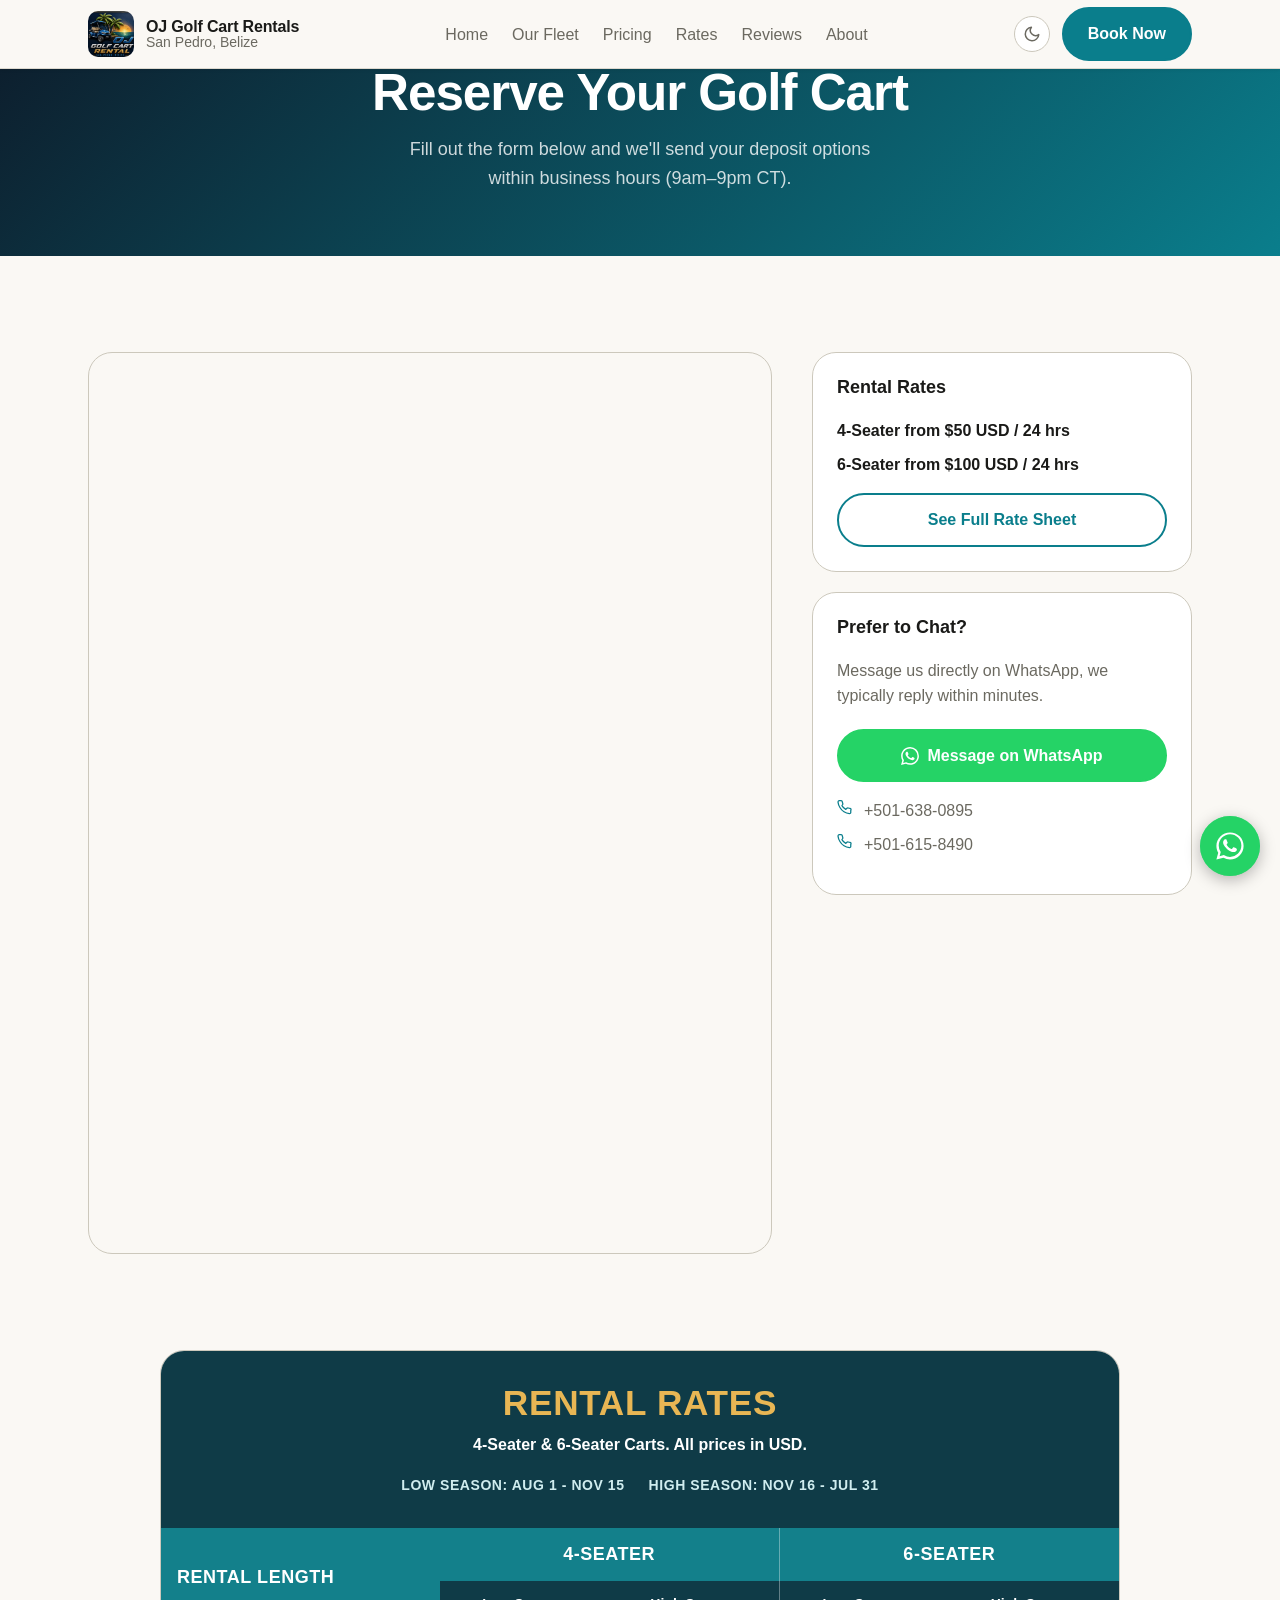
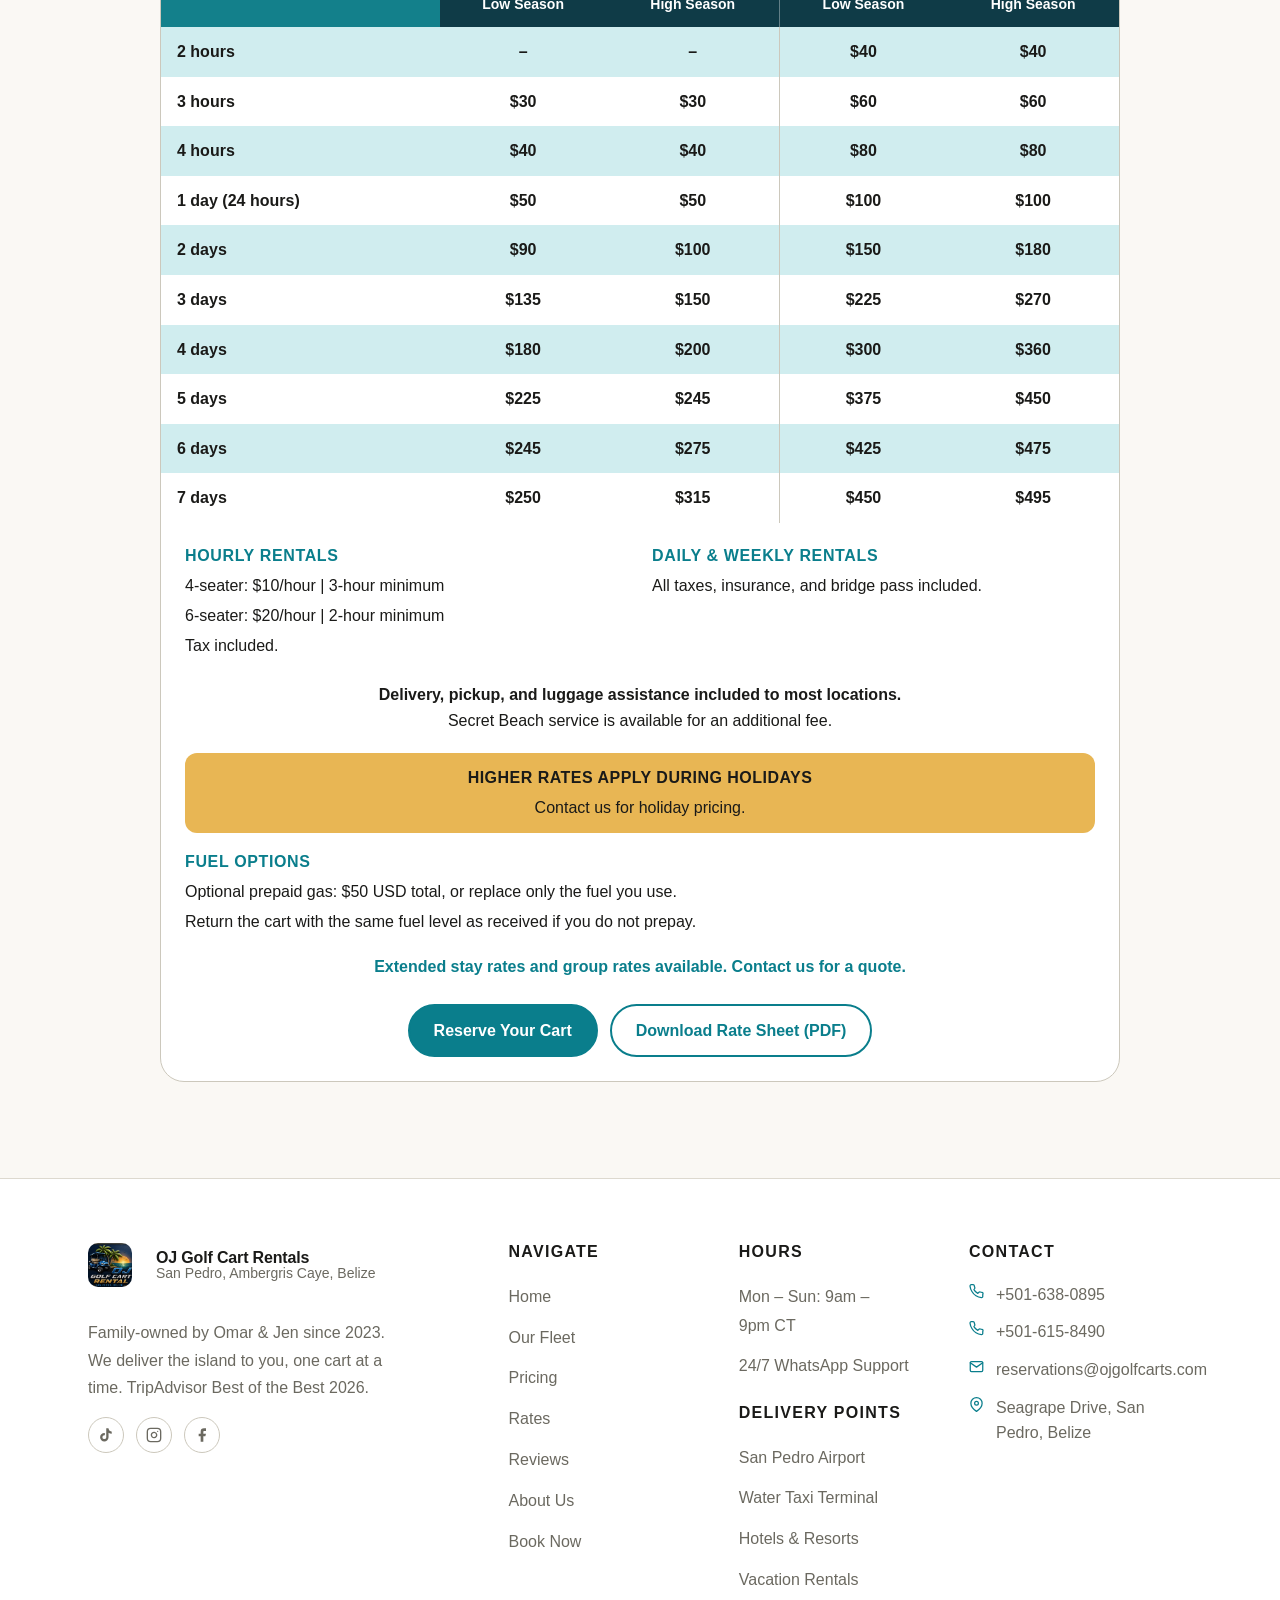
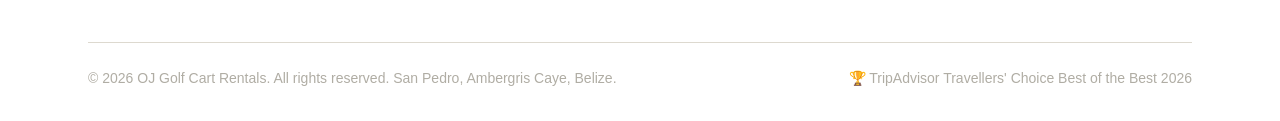
<file: book-online/index.html>
<!DOCTYPE html>
<html lang="en" data-theme="light">
<head>
  <meta charset="UTF-8" />
  <meta name="viewport" content="width=device-width, initial-scale=1.0" />

  <!-- Google Tag Manager -->
  <script>(function(w,d,s,l,i){w[l]=w[l]||[];w[l].push({'gtm.start':
  new Date().getTime(),event:'gtm.js'});var f=d.getElementsByTagName(s)[0],
  j=d.createElement(s),dl=l!='dataLayer'?'&l='+l:'';j.async=true;j.src=
  'https://www.googletagmanager.com/gtm.js?id='+i+dl;f.parentNode.insertBefore(j,f);
  })(window,document,'script','dataLayer','GTM-W9NL2V86');</script>
  <!-- End Google Tag Manager -->

  <!-- SEO Meta Tags -->
  <title>Book a Golf Cart Rental: San Pedro, Belize | OJ Golf Carts</title>
  <meta name="description" content="Book a golf cart rental in San Pedro, Belize. 4-seater from $50/day, 6-seater from $100/day. Taxes, insurance, bridge pass &amp; delivery included. Reserve online today!" />
  <link rel="canonical" href="https://www.ojgolfcarts.com/book" />

  <!-- Open Graph -->
  <meta property="og:title" content="Book a Golf Cart | OJ Golf Cart Rentals San Pedro Belize" />
  <meta property="og:description" content="Reserve your golf cart rental in San Pedro, Belize. 4-seater from $50/day · 6-seater from $100/day. Free delivery included." />
  <meta property="og:type" content="website" />
  <meta property="og:url" content="https://www.ojgolfcarts.com/book" />
  <meta property="og:image" content="https://www.ojgolfcarts.com/images/cart_share_a26.jpg" />
  <meta property="og:image:width" content="1200" />
  <meta property="og:image:height" content="630" />
  <meta property="og:image:alt" content="OJ Golf Cart Rentals: blue 6-passenger lifted golf cart in San Pedro, Belize" />

  <!-- Twitter Card -->
  <meta name="twitter:card" content="summary_large_image" />
  <meta name="twitter:title" content="Book a Golf Cart | OJ Golf Cart Rentals San Pedro Belize" />
  <meta name="twitter:description" content="Reserve your golf cart rental in San Pedro, Belize. 4-seater from $50/day · 6-seater from $100/day. Free delivery included." />
  <meta name="twitter:image" content="https://www.ojgolfcarts.com/images/cart_share_a26.jpg" />

  <!-- Favicon -->
  <link rel="icon" type="image/svg+xml" href="data:image/svg+xml,<svg xmlns='http://www.w3.org/2000/svg' viewBox='0 0 32 32'><rect width='32' height='32' rx='8' fill='%230A7E8C'/><text x='16' y='23' text-anchor='middle' font-family='sans-serif' font-weight='900' font-size='18' fill='white'>OJ</text></svg>" />

  <link rel="stylesheet" href="/css/base.css" />
  <link rel="stylesheet" href="/css/style.css" />
<!-- Google tag (gtag.js) -->
<script async src="https://www.googletagmanager.com/gtag/js?id=AW-16804478473"></script>
<script>
  window.dataLayer = window.dataLayer || [];
  function gtag(){dataLayer.push(arguments);}
  gtag('js', new Date());
  gtag('config', 'AW-16804478473');
</script>
<!-- Conversion now fires on real booking actions (WhatsApp + Book clicks), see conversion-tracking script before </body> -->
  <style id="wa-float-style">
  #wa-float{
    position:fixed;
    right:20px;
    bottom:24px;
    z-index:900;
    width:60px;height:60px;
    background:#25D366;
    border-radius:50%;
    display:flex;align-items:center;justify-content:center;
    box-shadow:0 4px 16px rgba(0,0,0,0.28);
    transition:transform .18s ease, box-shadow .18s ease;
    -webkit-tap-highlight-color:transparent;
  }
  #wa-float:hover{transform:scale(1.08);box-shadow:0 6px 22px rgba(0,0,0,0.34);}
  #wa-float:active{transform:scale(0.96);}
  #wa-float svg{display:block;}
  /* Gentle attention pulse */
  #wa-float::before{
    content:"";position:absolute;inset:0;border-radius:50%;
    background:#25D366;opacity:.55;z-index:-1;
    animation:waPulse 2.6s ease-out infinite;
  }
  @keyframes waPulse{0%{transform:scale(1);opacity:.5;}70%{transform:scale(1.7);opacity:0;}100%{opacity:0;}}
  @media (prefers-reduced-motion: reduce){#wa-float::before{animation:none;}}
  /* Mobile: lift above the sticky "Reserve Your Cart" bottom bar so they never overlap */
  @media (max-width: 768px){
    #wa-float{width:56px;height:56px;right:16px;bottom:88px;z-index:350;}
  }
  </style>
</head>
<body>
<!-- Google Tag Manager (noscript) -->
<noscript><iframe src="https://www.googletagmanager.com/ns.html?id=GTM-W9NL2V86"
height="0" width="0" style="display:none;visibility:hidden"></iframe></noscript>
<!-- End Google Tag Manager (noscript) -->

  <!-- ======= NAVIGATION ======= -->
  <nav class="nav" role="navigation" aria-label="Main navigation">
    <div class="container">
      <div class="nav__inner">

        <!-- Logo -->
        <a href="/index.html" class="nav__logo" aria-label="OJ Golf Cart Rentals - Home">
          <img src="/images/oj_logo.jpg" alt="OJ Golf Cart Rental: San Pedro, Belize" width="46" height="46" style="width:46px;height:46px;object-fit:cover;border-radius:10px;display:block;" />
          <div class="nav__logo-text">
            <span class="nav__logo-name">OJ Golf Cart Rentals</span>
            <span class="nav__logo-sub">San Pedro, Belize</span>
          </div>
        </a>

        <!-- Desktop links -->
        <ul class="nav__links" role="list">
          <li><a href="/index.html">Home</a></li>
          <li><a href="/index.html#fleet">Our Fleet</a></li>
          <li><a href="/index.html#pricing">Pricing</a></li>
          <li><a href="/rates">Rates</a></li>
          <li><a href="/index.html#reviews">Reviews</a></li>
          <li><a href="/about.html">About</a></li>
        </ul>

        <!-- Actions -->
        <div class="nav__actions">
          <button class="nav__toggle-theme" data-theme-toggle aria-label="Toggle dark mode">
          </button>
          <a href="/book.html" class="btn btn--primary" style="display:none;display:flex;">Book Now</a>
          <button class="nav__hamburger" aria-expanded="false" aria-label="Open menu">
            <span></span><span></span><span></span>
          </button>
        </div>
      </div>
    </div>

    <!-- Mobile Drawer -->
    <div class="nav__drawer" role="dialog" aria-label="Mobile navigation">
      <a href="/index.html">Home</a>
      <a href="/index.html#fleet">Our Fleet</a>
      <a href="/index.html#pricing">Pricing</a>
      <a href="/rates">Rates</a>
      <a href="/index.html#reviews">Reviews</a>
      <a href="/about.html">About Us</a>
      <div class="drawer-ctas">
        <a href="/book.html" class="btn btn--primary btn--lg" style="justify-content:center;">Book Now</a>
        <a href="https://wa.me/5016380895" class="btn btn--whatsapp btn--lg" style="justify-content:center;" target="_blank" rel="noopener">
          <svg width="18" height="18" viewBox="0 0 24 24" fill="currentColor"><path d="M17.472 14.382c-.297-.149-1.758-.867-2.03-.967-.273-.099-.471-.148-.67.15-.197.297-.767.966-.94 1.164-.173.199-.347.223-.644.075-.297-.15-1.255-.463-2.39-1.475-.883-.788-1.48-1.761-1.653-2.059-.173-.297-.018-.458.13-.606.134-.133.298-.347.446-.52.149-.174.198-.298.298-.497.099-.198.05-.371-.025-.52-.075-.149-.669-1.612-.916-2.207-.242-.579-.487-.5-.669-.51-.173-.008-.371-.01-.57-.01-.198 0-.52.074-.792.372-.272.297-1.04 1.016-1.04 2.479 0 1.462 1.065 2.875 1.213 3.074.149.198 2.096 3.2 5.077 4.487.709.306 1.262.489 1.694.625.712.227 1.36.195 1.871.118.571-.085 1.758-.719 2.006-1.413.248-.694.248-1.289.173-1.413-.074-.124-.272-.198-.57-.347m-5.421 7.403h-.004a9.87 9.87 0 01-5.031-1.378l-.361-.214-3.741.982.998-3.648-.235-.374a9.86 9.86 0 01-1.51-5.26c.001-5.45 4.436-9.884 9.888-9.884 2.64 0 5.122 1.03 6.988 2.898a9.825 9.825 0 012.893 6.994c-.003 5.45-4.437 9.884-9.885 9.884m8.413-18.297A11.815 11.815 0 0012.05 0C5.495 0 .16 5.335.157 11.892c0 2.096.547 4.142 1.588 5.945L.057 24l6.305-1.654a11.882 11.882 0 005.683 1.448h.005c6.554 0 11.89-5.335 11.893-11.893a11.821 11.821 0 00-3.48-8.413z"/></svg>
          WhatsApp Us
        </a>
      </div>
    </div>
  </nav>

  <!-- ======= BOOKING HERO ======= -->
  <section class="booking-hero" aria-label="Book a golf cart">
    <div class="container">
      <h1 class="booking-hero__title">Reserve Your Golf Cart</h1>
      <p class="booking-hero__sub">Fill out the form below and we'll send your deposit options within business hours (9am–9pm CT).</p>
    </div>
  </section>

  <!-- ======= BOOKING LAYOUT ======= -->
  <section class="section" aria-label="Booking form" id="reservation-form">
    <div class="container">
      <div class="booking-layout">

        <!-- LEFT: Form Card -->
        <div class="form-card" style="padding:0;overflow:hidden;border-radius:var(--radius-2xl);background:transparent;box-shadow:none;">
          <iframe
            src="https://www.wixforms.com/f/7477885875582403641"
            title="OJ Golf Cart Rentals: Reservation Form"
            width="100%"
            height="900"
            frameborder="0"
            scrolling="yes"
            allow="geolocation"
            style="width:100%;min-height:900px;border:none;border-radius:var(--radius-2xl);display:block;"
            loading="lazy"
          ></iframe>
        </div>

        <!-- RIGHT: Booking Sidebar -->
        <aside class="booking-sidebar" aria-label="Booking information">

          <!-- What's Included section removed per request — do not re-add -->

          <!-- Rates link -->
          <div class="sidebar-card">
            <h3 class="sidebar-card__title">Rental Rates</h3>
            <p style="font-size:var(--text-sm);color:var(--color-text);font-weight:600;margin-bottom:var(--space-2);">4-Seater from $50 USD / 24 hrs</p>
            <p style="font-size:var(--text-sm);color:var(--color-text);font-weight:600;margin-bottom:var(--space-4);">6-Seater from $100 USD / 24 hrs</p>
            <a href="#rates" class="btn btn--outline" style="width:100%;justify-content:center;">See Full Rate Sheet</a>
          </div>

          <!-- Prefer to Chat -->
          <div class="sidebar-card">
            <h3 class="sidebar-card__title">Prefer to Chat?</h3>
            <p style="font-size:var(--text-sm);color:var(--color-text-muted);margin-bottom:var(--space-5);">Message us directly on WhatsApp, we typically reply within minutes.</p>
            <a href="https://wa.me/5016380895" class="btn btn--whatsapp" style="width:100%;justify-content:center;margin-bottom:var(--space-4);" target="_blank" rel="noopener">
              <svg width="18" height="18" viewBox="0 0 24 24" fill="currentColor"><path d="M17.472 14.382c-.297-.149-1.758-.867-2.03-.967-.273-.099-.471-.148-.67.15-.197.297-.767.966-.94 1.164-.173.199-.347.223-.644.075-.297-.15-1.255-.463-2.39-1.475-.883-.788-1.48-1.761-1.653-2.059-.173-.297-.018-.458.13-.606.134-.133.298-.347.446-.52.149-.174.198-.298.298-.497.099-.198.05-.371-.025-.52-.075-.149-.669-1.612-.916-2.207-.242-.579-.487-.5-.669-.51-.173-.008-.371-.01-.57-.01-.198 0-.52.074-.792.372-.272.297-1.04 1.016-1.04 2.479 0 1.462 1.065 2.875 1.213 3.074.149.198 2.096 3.2 5.077 4.487.709.306 1.262.489 1.694.625.712.227 1.36.195 1.871.118.571-.085 1.758-.719 2.006-1.413.248-.694.248-1.289.173-1.413-.074-.124-.272-.198-.57-.347m-5.421 7.403h-.004a9.87 9.87 0 01-5.031-1.378l-.361-.214-3.741.982.998-3.648-.235-.374a9.86 9.86 0 01-1.51-5.26c.001-5.45 4.436-9.884 9.888-9.884 2.64 0 5.122 1.03 6.988 2.898a9.825 9.825 0 012.893 6.994c-.003 5.45-4.437 9.884-9.885 9.884m8.413-18.297A11.815 11.815 0 0012.05 0C5.495 0 .16 5.335.157 11.892c0 2.096.547 4.142 1.588 5.945L.057 24l6.305-1.654a11.882 11.882 0 005.683 1.448h.005c6.554 0 11.89-5.335 11.893-11.893a11.821 11.821 0 00-3.48-8.413z"/></svg>
              Message on WhatsApp
            </a>
            <a href="tel:+5016380895" class="footer__contact-item" style="margin-bottom:var(--space-2);">
              <svg width="15" height="15" viewBox="0 0 24 24" fill="none" stroke="currentColor" stroke-width="2" stroke-linecap="round" stroke-linejoin="round"><path d="M22 16.92v3a2 2 0 0 1-2.18 2 19.79 19.79 0 0 1-8.63-3.07A19.5 19.5 0 0 1 4.69 12a19.79 19.79 0 0 1-3.07-8.67A2 2 0 0 1 3.56 1.18h3a2 2 0 0 1 2 1.72c.127.96.361 1.903.7 2.81a2 2 0 0 1-.45 2.11L7.91 8.92a16 16 0 0 0 6.15 6.15l1.81-1.81a2 2 0 0 1 2.11-.45c.907.339 1.85.573 2.81.7a2 2 0 0 1 1.72 2.02z"/></svg>
              +501-638-0895
            </a>
            <a href="tel:+5016158490" class="footer__contact-item">
              <svg width="15" height="15" viewBox="0 0 24 24" fill="none" stroke="currentColor" stroke-width="2" stroke-linecap="round" stroke-linejoin="round"><path d="M22 16.92v3a2 2 0 0 1-2.18 2 19.79 19.79 0 0 1-8.63-3.07A19.5 19.5 0 0 1 4.69 12a19.79 19.79 0 0 1-3.07-8.67A2 2 0 0 1 3.56 1.18h3a2 2 0 0 1 2 1.72c.127.96.361 1.903.7 2.81a2 2 0 0 1-.45 2.11L7.91 8.92a16 16 0 0 0 6.15 6.15l1.81-1.81a2 2 0 0 1 2.11-.45c.907.339 1.85.573 2.81.7a2 2 0 0 1 1.72 2.02z"/></svg>
              +501-615-8490
            </a>
          </div>

        </aside>
      </div>
    </div>
  </section>

  <!-- ======= RENTAL RATES ======= -->
  <section class="section rates-section rates-section--after" id="rates" aria-labelledby="rates-title">
    <div class="container">
      <div class="rates-card">
        <div class="rates-card__head">
          <h2 class="rates-card__title" id="rates-title">Rental Rates</h2>
          <p class="rates-card__sub">4-Seater &amp; 6-Seater Carts. All prices in USD.</p>
          <p class="rates-card__seasons"><span>Low Season: Aug 1 - Nov 15</span><span>High Season: Nov 16 - Jul 31</span></p>
        </div>
        <div class="rates-table-wrap" tabindex="0" role="region" aria-label="Rental rates table, scroll sideways on small screens">
          <table class="rates-table">
            <thead>
              <tr><th scope="col" rowspan="2" class="rates-table__corner">Rental Length</th><th scope="colgroup" colspan="2">4-Seater</th><th scope="colgroup" colspan="2" class="rates-table__group">6-Seater</th></tr>
              <tr class="rates-table__sub"><th scope="col">Low Season</th><th scope="col">High Season</th><th scope="col" class="rates-table__group">Low Season</th><th scope="col">High Season</th></tr>
            </thead>
            <tbody>
              <tr><th scope="row">2 hours</th><td>–</td><td>–</td><td class="rates-table__group">$40</td><td>$40</td></tr>
              <tr><th scope="row">3 hours</th><td>$30</td><td>$30</td><td class="rates-table__group">$60</td><td>$60</td></tr>
              <tr><th scope="row">4 hours</th><td>$40</td><td>$40</td><td class="rates-table__group">$80</td><td>$80</td></tr>
              <tr><th scope="row">1 day (24 hours)</th><td>$50</td><td>$50</td><td class="rates-table__group">$100</td><td>$100</td></tr>
              <tr><th scope="row">2 days</th><td>$90</td><td>$100</td><td class="rates-table__group">$150</td><td>$180</td></tr>
              <tr><th scope="row">3 days</th><td>$135</td><td>$150</td><td class="rates-table__group">$225</td><td>$270</td></tr>
              <tr><th scope="row">4 days</th><td>$180</td><td>$200</td><td class="rates-table__group">$300</td><td>$360</td></tr>
              <tr><th scope="row">5 days</th><td>$225</td><td>$245</td><td class="rates-table__group">$375</td><td>$450</td></tr>
              <tr><th scope="row">6 days</th><td>$245</td><td>$275</td><td class="rates-table__group">$425</td><td>$475</td></tr>
              <tr><th scope="row">7 days</th><td>$250</td><td>$315</td><td class="rates-table__group">$450</td><td>$495</td></tr>
            </tbody>
          </table>
        </div>
        <div class="rates-notes">
          <div>
            <h3 class="rates-notes__title">Hourly Rentals</h3>
            <p>4-seater: $10/hour | 3-hour minimum</p>
            <p>6-seater: $20/hour | 2-hour minimum</p>
            <p>Tax included.</p>
          </div>
          <div>
            <h3 class="rates-notes__title">Daily &amp; Weekly Rentals</h3>
            <p>All taxes, insurance, and bridge pass included.</p>
          </div>
        </div>
        <p class="rates-card__delivery"><strong>Delivery, pickup, and luggage assistance included to most locations.</strong><br />Secret Beach service is available for an additional fee.</p>
        <div class="rates-holiday"><strong>Higher rates apply during holidays</strong><span>Contact us for holiday pricing.</span></div>
        <div class="rates-notes__fuel">
          <h3 class="rates-notes__title">Fuel Options</h3>
          <p>Optional prepaid gas: $50 USD total, or replace only the fuel you use.</p>
          <p>Return the cart with the same fuel level as received if you do not prepay.</p>
        </div>
        <p class="rates-card__extended">Extended stay rates and group rates available. Contact us for a quote.</p>
        <div class="rates-card__actions">
          <a href="#reservation-form" class="btn btn--primary">Reserve Your Cart</a>
          <a href="/docs/oj-golf-cart-rental-rates.pdf" class="btn btn--outline" target="_blank" rel="noopener">Download Rate Sheet (PDF)</a>
        </div>
      </div>
    </div>
  </section>

  <!-- ======= FOOTER ======= -->
  <footer class="footer" role="contentinfo">
    <div class="container">
      <div class="footer__grid">
        <div>
          <a href="/index.html" class="nav__logo" style="margin-bottom:var(--space-4);display:inline-flex;">
            <img src="/images/oj_logo.jpg" alt="OJ Golf Cart Rental logo" width="44" height="44" style="width:44px;height:44px;object-fit:cover;border-radius:10px;display:block;" />
            <div class="nav__logo-text" style="margin-left:var(--space-3)">
              <span class="nav__logo-name">OJ Golf Cart Rentals</span>
              <span class="nav__logo-sub">San Pedro, Ambergris Caye, Belize</span>
            </div>
          </a>
          <p class="footer__brand-desc">Family-owned by Omar &amp; Jen since 2023. We deliver the island to you, one cart at a time. TripAdvisor Best of the Best 2026.</p>
          <div class="footer__socials">
            <a href="https://www.tiktok.com/@ojgolfcartrentals" class="footer__social-link" aria-label="TikTok" target="_blank" rel="noopener">
              <svg width="16" height="16" viewBox="0 0 24 24" fill="currentColor"><path d="M19.59 6.69a4.83 4.83 0 0 1-3.77-4.25V2h-3.45v13.67a2.89 2.89 0 0 1-2.88 2.5 2.89 2.89 0 0 1-2.89-2.89 2.89 2.89 0 0 1 2.89-2.89c.28 0 .54.04.79.1V9.01a6.33 6.33 0 0 0-.79-.05 6.34 6.34 0 0 0-6.34 6.34 6.34 6.34 0 0 0 6.34 6.34 6.34 6.34 0 0 0 6.33-6.34V8.69a8.16 8.16 0 0 0 4.77 1.52V6.75a4.85 4.85 0 0 1-1-.06z"/></svg>
            </a>
            <a href="https://www.instagram.com/ojgolfcartrentals" class="footer__social-link" aria-label="Instagram" target="_blank" rel="noopener">
              <svg width="16" height="16" viewBox="0 0 24 24" fill="none" stroke="currentColor" stroke-width="2" stroke-linecap="round" stroke-linejoin="round"><rect x="2" y="2" width="20" height="20" rx="5" ry="5"/><path d="M16 11.37A4 4 0 1 1 12.63 8 4 4 0 0 1 16 11.37z"/><line x1="17.5" y1="6.5" x2="17.51" y2="6.5"/></svg>
            </a>
            <a href="https://www.facebook.com/people/OJ-Golf-Cart-Rentals/61574974177009/" class="footer__social-link" aria-label="Facebook" target="_blank" rel="noopener">
              <svg width="16" height="16" viewBox="0 0 24 24" fill="currentColor"><path d="M18 2h-3a5 5 0 0 0-5 5v3H7v4h3v8h4v-8h3l1-4h-4V7a1 1 0 0 1 1-1h3z"/></svg>
            </a>
          </div>
        </div>
        <div>
          <h3 class="footer__col-title">Navigate</h3>
          <ul class="footer__links">
            <li><a href="/index.html">Home</a></li>
            <li><a href="/index.html#fleet">Our Fleet</a></li>
            <li><a href="/index.html#pricing">Pricing</a></li>
          <li><a href="/rates">Rates</a></li>
            <li><a href="/index.html#reviews">Reviews</a></li>
            <li><a href="/about.html">About Us</a></li>
            <li><a href="/book.html">Book Now</a></li>
          </ul>
        </div>
        <div>
          <h3 class="footer__col-title">Hours</h3>
          <ul class="footer__links">
            <li><a href="#">Mon – Sun: 9am – 9pm CT</a></li>
            <li><a href="https://wa.me/5016380895" target="_blank" rel="noopener">24/7 WhatsApp Support</a></li>
          </ul>
          <h3 class="footer__col-title" style="margin-top:var(--space-6)">Delivery Points</h3>
          <ul class="footer__links">
            <li><a href="#">San Pedro Airport</a></li>
            <li><a href="#">Water Taxi Terminal</a></li>
            <li><a href="#">Hotels &amp; Resorts</a></li>
            <li><a href="#">Vacation Rentals</a></li>
          </ul>
        </div>
        <div>
          <h3 class="footer__col-title">Contact</h3>
          <a href="tel:+5016380895" class="footer__contact-item">
            <svg width="15" height="15" viewBox="0 0 24 24" fill="none" stroke="currentColor" stroke-width="2" stroke-linecap="round" stroke-linejoin="round"><path d="M22 16.92v3a2 2 0 0 1-2.18 2 19.79 19.79 0 0 1-8.63-3.07A19.5 19.5 0 0 1 4.69 12a19.79 19.79 0 0 1-3.07-8.67A2 2 0 0 1 3.56 1.18h3a2 2 0 0 1 2 1.72c.127.96.361 1.903.7 2.81a2 2 0 0 1-.45 2.11L7.91 8.92a16 16 0 0 0 6.15 6.15l1.81-1.81a2 2 0 0 1 2.11-.45c.907.339 1.85.573 2.81.7a2 2 0 0 1 1.72 2.02z"/></svg>
            +501-638-0895
          </a>
          <a href="tel:+5016158490" class="footer__contact-item">
            <svg width="15" height="15" viewBox="0 0 24 24" fill="none" stroke="currentColor" stroke-width="2" stroke-linecap="round" stroke-linejoin="round"><path d="M22 16.92v3a2 2 0 0 1-2.18 2 19.79 19.79 0 0 1-8.63-3.07A19.5 19.5 0 0 1 4.69 12a19.79 19.79 0 0 1-3.07-8.67A2 2 0 0 1 3.56 1.18h3a2 2 0 0 1 2 1.72c.127.96.361 1.903.7 2.81a2 2 0 0 1-.45 2.11L7.91 8.92a16 16 0 0 0 6.15 6.15l1.81-1.81a2 2 0 0 1 2.11-.45c.907.339 1.85.573 2.81.7a2 2 0 0 1 1.72 2.02z"/></svg>
            +501-615-8490
          </a>
          <a href="mailto:reservations@ojgolfcarts.com" class="footer__contact-item">
            <svg width="15" height="15" viewBox="0 0 24 24" fill="none" stroke="currentColor" stroke-width="2" stroke-linecap="round" stroke-linejoin="round"><path d="M4 4h16c1.1 0 2 .9 2 2v12c0 1.1-.9 2-2 2H4c-1.1 0-2-.9-2-2V6c0-1.1.9-2 2-2z"/><polyline points="22,6 12,13 2,6"/></svg>
            reservations@ojgolfcarts.com
          </a>
          <a href="https://maps.google.com/?q=Seagrape+Drive+San+Pedro+Belize" class="footer__contact-item" target="_blank" rel="noopener">
            <svg width="15" height="15" viewBox="0 0 24 24" fill="none" stroke="currentColor" stroke-width="2" stroke-linecap="round" stroke-linejoin="round"><path d="M21 10c0 7-9 13-9 13s-9-6-9-13a9 9 0 0 1 18 0z"/><circle cx="12" cy="10" r="3"/></svg>
            Seagrape Drive, San Pedro, Belize
          </a>
        </div>
      </div>
      <div class="footer__bottom">
        <p class="footer__copy">© 2026 OJ Golf Cart Rentals. All rights reserved. San Pedro, Ambergris Caye, Belize.</p>
        <p class="footer__copy">🏆 TripAdvisor Travellers' Choice Best of the Best 2026</p>
      </div>
    </div>
  </footer>

  <script src="/js/main.js?v=2"></script>
<script data-pplx-inline-edit>
(function () {
  if (window === window.top) return;

  const allowedParentOrigins = ["https://www.perplexity.ai","https://perplexity.ai","https://testing.perplexity.ai","https://staging.perplexity.ai","https://*.preview.i.perplexity.ai","http://localhost:3000","http://127.0.0.1:3000","http://localhost:5173","http://127.0.0.1:5173"];
  const MAX_FONT_BYTES = 500 * 1024;
  const MAX_TOTAL_FONT_BYTES = 2 * 1024 * 1024;
  let scrollForwarding = false;
  let scrollRaf = 0;
  let trustedTopOrigin = null;

  // Allow entries like "https://*.preview.i.perplexity.ai" — the wildcard
  // matches a single DNS label (no dots), so "https://*.foo" cannot stretch
  // across multiple labels.
  function matchesAllowedOrigin(origin) {
    if (!origin) return false;
    for (const entry of allowedParentOrigins) {
      if (!entry.includes("*")) {
        if (entry === origin) return true;
        continue;
      }
      const pattern = new RegExp(
        "^" +
          entry.replace(/[.+?^${}()|[\]\\]/g, "\\$&").replace(/\*/g, "[^.]+") +
          "$",
      );
      if (pattern.test(origin)) return true;
    }
    return false;
  }

  // Trust decision: when the sender is same-origin-visible (event.origin is a
  // real origin like https://www.perplexity.ai) we trust event.origin directly.
  // When event.origin is "null" (opaque broker srcdoc), we fall back to the
  // broker's stamped `parentOrigin` to identify the top window. The fallback
  // is claim-only — we rely on the browser's native `targetOrigin` enforcement
  // on the response path (see postToTrustedTop) to ensure replies can't be
  // delivered to anyone but the actual top window of that claimed origin.
  function getTrustedParentOrigin(event) {
    const forwardedParentOrigin =
      typeof event.data.parentOrigin === "string" ? event.data.parentOrigin : null;
    const parentOrigin = event.origin === "null" ? forwardedParentOrigin : event.origin;
    return matchesAllowedOrigin(parentOrigin) ? parentOrigin : null;
  }

  // All responses go to window.top with targetOrigin = the allowlisted origin.
  // An attacker that iframes us inside their own null-origin broker can claim
  // any parentOrigin they like, but the browser will drop the reply whenever
  // the real top's origin doesn't match — so the screenshot never leaves.
  function postToTrustedTop(message) {
    if (!trustedTopOrigin) return;
    try {
      window.top.postMessage(message, trustedTopOrigin);
    } catch (_error) {}
  }

  function inlineAll(original, clone) {
    if (original.nodeType !== 1 || clone.nodeType !== 1) return;

    try {
      const computedStyle = getComputedStyle(original);
      // cssText on a computed style is the serialized declaration in modern
      // Chromium/Safari — a single read beats enumerating ~400 longhand
      // properties. Firefox returns "" here, so we fall back on empty.
      const serialized = computedStyle.cssText;
      if (serialized) {
        clone.style.cssText = serialized;
      } else {
        const parts = new Array(computedStyle.length);
        for (let index = 0; index < computedStyle.length; index += 1) {
          const property = computedStyle[index];
          parts[index] = `${property}:${computedStyle.getPropertyValue(property)};`;
        }
        clone.style.cssText = parts.join("");
      }
    } catch (_error) {}

    const originalChildren = original.children;
    const clonedChildren = clone.children;
    for (
      let index = 0;
      index < originalChildren.length && index < clonedChildren.length;
      index += 1
    ) {
      inlineAll(originalChildren[index], clonedChildren[index]);
    }
  }

  function extractFontUrl(srcValue) {
    const matches = [
      ...srcValue.matchAll(
        /url\(["']?([^"')]+)["']?\)(?:\s*format\(["']?([^"')]+)["']?\))?/gi,
      ),
    ];
    if (matches.length === 0) return null;
    const woff2 = matches.find((m) => m[2] && m[2].toLowerCase().includes("woff2"));
    if (woff2) return woff2[1];
    const woff = matches.find((m) => m[2] && m[2].toLowerCase().includes("woff"));
    if (woff) return woff[1];
    return matches[0][1];
  }

  // Cache resolved font URL -> data URI across captures. Fonts on a page
  // essentially never change, and a batch run emits multiple captures back to
  // back — without this we'd refetch + re-base64 every time.
  const fontDataUriCache = new Map();
  const SRC_DECLARATION_RE = /src\s*:\s*[^;}]+/i;

  async function fetchAsDataUri(url) {
    if (fontDataUriCache.has(url)) return fontDataUriCache.get(url);
    let dataUri = null;
    try {
      const response = await fetch(url, { mode: "cors", credentials: "omit" });
      if (response.ok) {
        const blob = await response.blob();
        if (blob.size <= MAX_FONT_BYTES) {
          dataUri = await new Promise((resolve) => {
            const reader = new FileReader();
            reader.onloadend = () =>
              resolve(typeof reader.result === "string" ? reader.result : null);
            reader.onerror = () => resolve(null);
            reader.readAsDataURL(blob);
          });
        }
      }
    } catch (_error) {
      dataUri = null;
    }
    fontDataUriCache.set(url, dataUri);
    return dataUri;
  }

  function collectFontFaceRuleTexts() {
    const rules = [];
    for (const sheet of document.styleSheets) {
      let cssRules;
      try {
        cssRules = sheet.cssRules;
      } catch (_error) {
        continue;
      }
      if (!cssRules) continue;
      for (const rule of cssRules) {
        const cssText = rule.cssText || "";
        if (cssText.startsWith("@font-face")) rules.push(cssText);
      }
    }
    return rules;
  }

  async function buildInlinedFontCss() {
    const ruleTexts = collectFontFaceRuleTexts();
    if (ruleTexts.length === 0) return null;

    const resolved = ruleTexts.map((cssText) => {
      if (!SRC_DECLARATION_RE.test(cssText)) return null;
      const srcMatch = cssText.match(/src\s*:\s*([^;}]+)[;}]/i);
      if (!srcMatch) return null;
      const url = extractFontUrl(srcMatch[1]);
      if (!url) return null;
      try {
        return { cssText, url: new URL(url, document.baseURI).href };
      } catch (_error) {
        return null;
      }
    });

    const dataUris = await Promise.all(
      resolved.map((entry) => (entry ? fetchAsDataUri(entry.url) : Promise.resolve(null))),
    );

    const inlined = [];
    let totalBytes = 0;
    for (let index = 0; index < resolved.length; index += 1) {
      const entry = resolved[index];
      const dataUri = dataUris[index];
      if (!entry || !dataUri) continue;
      const approxBytes = dataUri.length * 0.75;
      if (totalBytes + approxBytes > MAX_TOTAL_FONT_BYTES) break;
      totalBytes += approxBytes;
      inlined.push(entry.cssText.replace(SRC_DECLARATION_RE, `src: url("${dataUri}")`));
    }
    return inlined.length > 0 ? inlined.join("\n") : null;
  }

  function stripExternal(clone) {
    const images = clone.querySelectorAll("img");
    for (let index = 0; index < images.length; index += 1) {
      const src = images[index].getAttribute("src");
      if (src && !src.startsWith("data:")) images[index].removeAttribute("src");
    }

    const elements = clone.querySelectorAll("*");
    for (let index = 0; index < elements.length; index += 1) {
      const style = elements[index].style.cssText;
      if (style && style.includes("url(")) {
        elements[index].style.cssText = style.replace(
          /url\(["']?(?!data:)[^)"']*["']?\)/gi,
          "none",
        );
      }
    }
  }

  function emitScroll() {
    scrollRaf = 0;
    if (!scrollForwarding) return;
    postToTrustedTop({
      type: "INLINE_EDIT_SCROLL",
      scrollX: window.scrollX,
      scrollY: window.scrollY,
    });
  }

  window.addEventListener(
    "scroll",
    function () {
      if (!scrollForwarding || scrollRaf) return;
      scrollRaf = requestAnimationFrame(emitScroll);
    },
    { passive: true, capture: true },
  );

  async function handleCaptureRequest(event) {
    const requestId = event.data.requestId;
    const scrollX = window.scrollX;
    const scrollY = window.scrollY;
    const width = window.innerWidth;
    const height = window.innerHeight;

    function postResult(dataUrl) {
      postToTrustedTop({
        type: "INLINE_EDIT_SCREENSHOT_RESULT",
        requestId,
        dataUrl,
        scrollX,
        scrollY,
      });
    }

    try {
      // Wait for any pending web fonts to resolve so both inline metrics and
      // the @font-face inlining below see the same loaded faces.
      if (document.fonts && document.fonts.ready) {
        try {
          await document.fonts.ready;
        } catch (_error) {}
      }

      const clone = document.documentElement.cloneNode(true);
      inlineAll(document.documentElement, clone);

      const removedNodes = clone.querySelectorAll("script,link[rel=\"stylesheet\"],style");
      for (let index = 0; index < removedNodes.length; index += 1) {
        removedNodes[index].remove();
      }

      stripExternal(clone);

      // Re-embed web fonts as data-URI @font-face rules so the SVG rasterizer
      // can resolve them — external font URLs aren't fetched during
      // foreignObject rendering, which would otherwise force a fallback face
      // and change text metrics.
      const inlinedFontCss = await buildInlinedFontCss();
      if (inlinedFontCss) {
        const styleEl = document.createElement("style");
        styleEl.textContent = inlinedFontCss;
        const head = clone.querySelector("head");
        if (head) head.appendChild(styleEl);
        else clone.insertBefore(styleEl, clone.firstChild);
      }

      const html = new XMLSerializer().serializeToString(clone);
      const svg =
        `<svg xmlns="http://www.w3.org/2000/svg" width="${width}" height="${height}">` +
        '<foreignObject width="100%" height="100%">' +
        `<div xmlns="http://www.w3.org/1999/xhtml" style="width:${width}px;height:${height}px;overflow:hidden">` +
        `<div style="position:relative;left:-${scrollX}px;top:-${scrollY}px">` +
        html +
        "</div></div></foreignObject></svg>";
      const svgUrl = `data:image/svg+xml;charset=utf-8,${encodeURIComponent(svg)}`;
      const image = new Image();
      image.onload = function () {
        const canvas = document.createElement("canvas");
        canvas.width = width;
        canvas.height = height;
        canvas.getContext("2d").drawImage(image, 0, 0);
        postResult(canvas.toDataURL("image/png"));
      };
      image.onerror = function () {
        postResult(null);
      };
      image.src = svgUrl;
    } catch (_error) {
      postResult(null);
    }
  }

  window.addEventListener("message", function (event) {
    if (!event.data) return;
    // Only accept messages from the direct parent frame. Blocks sibling /
    // unrelated-window postMessage senders that could otherwise reach us.
    if (event.source !== window.parent) return;

    const trustedParentOrigin = getTrustedParentOrigin(event);
    if (!trustedParentOrigin) return;
    trustedTopOrigin = trustedParentOrigin;

    if (event.data.type === "INLINE_EDIT_SCROLL_START") {
      scrollForwarding = true;
      emitScroll();
      return;
    }

    if (event.data.type === "INLINE_EDIT_SCROLL_STOP") {
      scrollForwarding = false;
      if (scrollRaf) cancelAnimationFrame(scrollRaf);
      scrollRaf = 0;
      return;
    }

    if (event.data.type !== "INLINE_EDIT_CAPTURE_REQUEST") return;

    handleCaptureRequest(event);
  });
})();


</script>  <!-- ===== FLOATING WHATSAPP CHAT BUTTON ===== -->
  <a href="https://wa.me/5016380895?text=Hi%20OJ%20Golf%20Cart%20Rentals!%20I%27d%20like%20to%20ask%20about%20renting%20a%20cart."
     id="wa-float"
     target="_blank" rel="noopener"
     aria-label="Chat with us on WhatsApp"
     title="Chat with us on WhatsApp">
    <svg viewBox="0 0 32 32" width="34" height="34" aria-hidden="true" focusable="false">
      <path fill="#ffffff" d="M16.003 3.2c-7.06 0-12.8 5.74-12.8 12.8 0 2.257.593 4.463 1.72 6.405L3.2 28.8l6.57-1.717a12.74 12.74 0 0 0 6.23 1.62h.005c7.06 0 12.8-5.74 12.8-12.8 0-3.42-1.332-6.635-3.75-9.053A12.72 12.72 0 0 0 16.003 3.2zm0 23.04h-.004a10.6 10.6 0 0 1-5.4-1.48l-.387-.23-4.003 1.046 1.068-3.9-.253-.4a10.56 10.56 0 0 1-1.62-5.646c0-5.867 4.774-10.64 10.645-10.64 2.843 0 5.514 1.108 7.522 3.118a10.56 10.56 0 0 1 3.116 7.526c0 5.867-4.774 10.64-10.646 10.64zm5.84-7.968c-.32-.16-1.893-.934-2.186-1.04-.293-.107-.507-.16-.72.16-.213.32-.826 1.04-1.013 1.253-.187.213-.373.24-.693.08-.32-.16-1.35-.498-2.573-1.588-.95-.848-1.592-1.895-1.779-2.215-.186-.32-.02-.492.14-.652.144-.143.32-.373.48-.56.16-.187.213-.32.32-.533.107-.213.053-.4-.027-.56-.08-.16-.72-1.735-.986-2.375-.26-.624-.523-.54-.72-.55l-.613-.01c-.213 0-.56.08-.853.4-.293.32-1.12 1.094-1.12 2.669 0 1.575 1.146 3.097 1.306 3.31.16.213 2.253 3.44 5.46 4.826.763.33 1.358.527 1.822.674.766.244 1.463.21 2.014.127.614-.092 1.893-.774 2.16-1.521.267-.747.267-1.388.187-1.521-.08-.134-.293-.214-.613-.374z"/>
    </svg>
  </a>
<!-- OJ Google Ads conversion tracking: fires on real booking actions (WhatsApp + Book/Reserve clicks + booking form submit) -->
<script id="oj-conv-tracking">
(function(){
  var CONV = {'send_to':'AW-16804478473/brR4CJOt-_IZEIn8_8w-'};
  var fired = false;
  function fireConversion(){
    if (fired) return;              // avoid double-counting within a single interaction
    fired = true;
    setTimeout(function(){ fired = false; }, 1500); // allow later distinct interactions to count
    if (typeof gtag === 'function'){ gtag('event','conversion', CONV); }
  }
  function isBookLink(el){
    var href = (el.getAttribute && el.getAttribute('href')) || '';
    return /book\.html/i.test(href);
  }
  function isWhatsApp(el){
    var href = (el.getAttribute && el.getAttribute('href')) || '';
    return /wa\.me\/5016380895/i.test(href);
  }
  document.addEventListener('click', function(e){
    var el = e.target;
    // walk up to nearest anchor/button
    while (el && el !== document.body){
      if (el.tagName === 'A' || el.tagName === 'BUTTON'){
        if (isWhatsApp(el) || isBookLink(el)){ fireConversion(); }
        return;
      }
      el = el.parentNode;
    }
  }, true);
  // Booking form submission on book.html counts as a conversion
  document.addEventListener('submit', function(e){
    var form = e.target;
    if (form && form.tagName === 'FORM'){
      if (/book|reserv/i.test(form.id + ' ' + (form.getAttribute('name')||'') + ' ' + (form.getAttribute('action')||''))){
        fireConversion();
      }
    }
  }, true);
})();
</script>
</body>
</html>
</file>
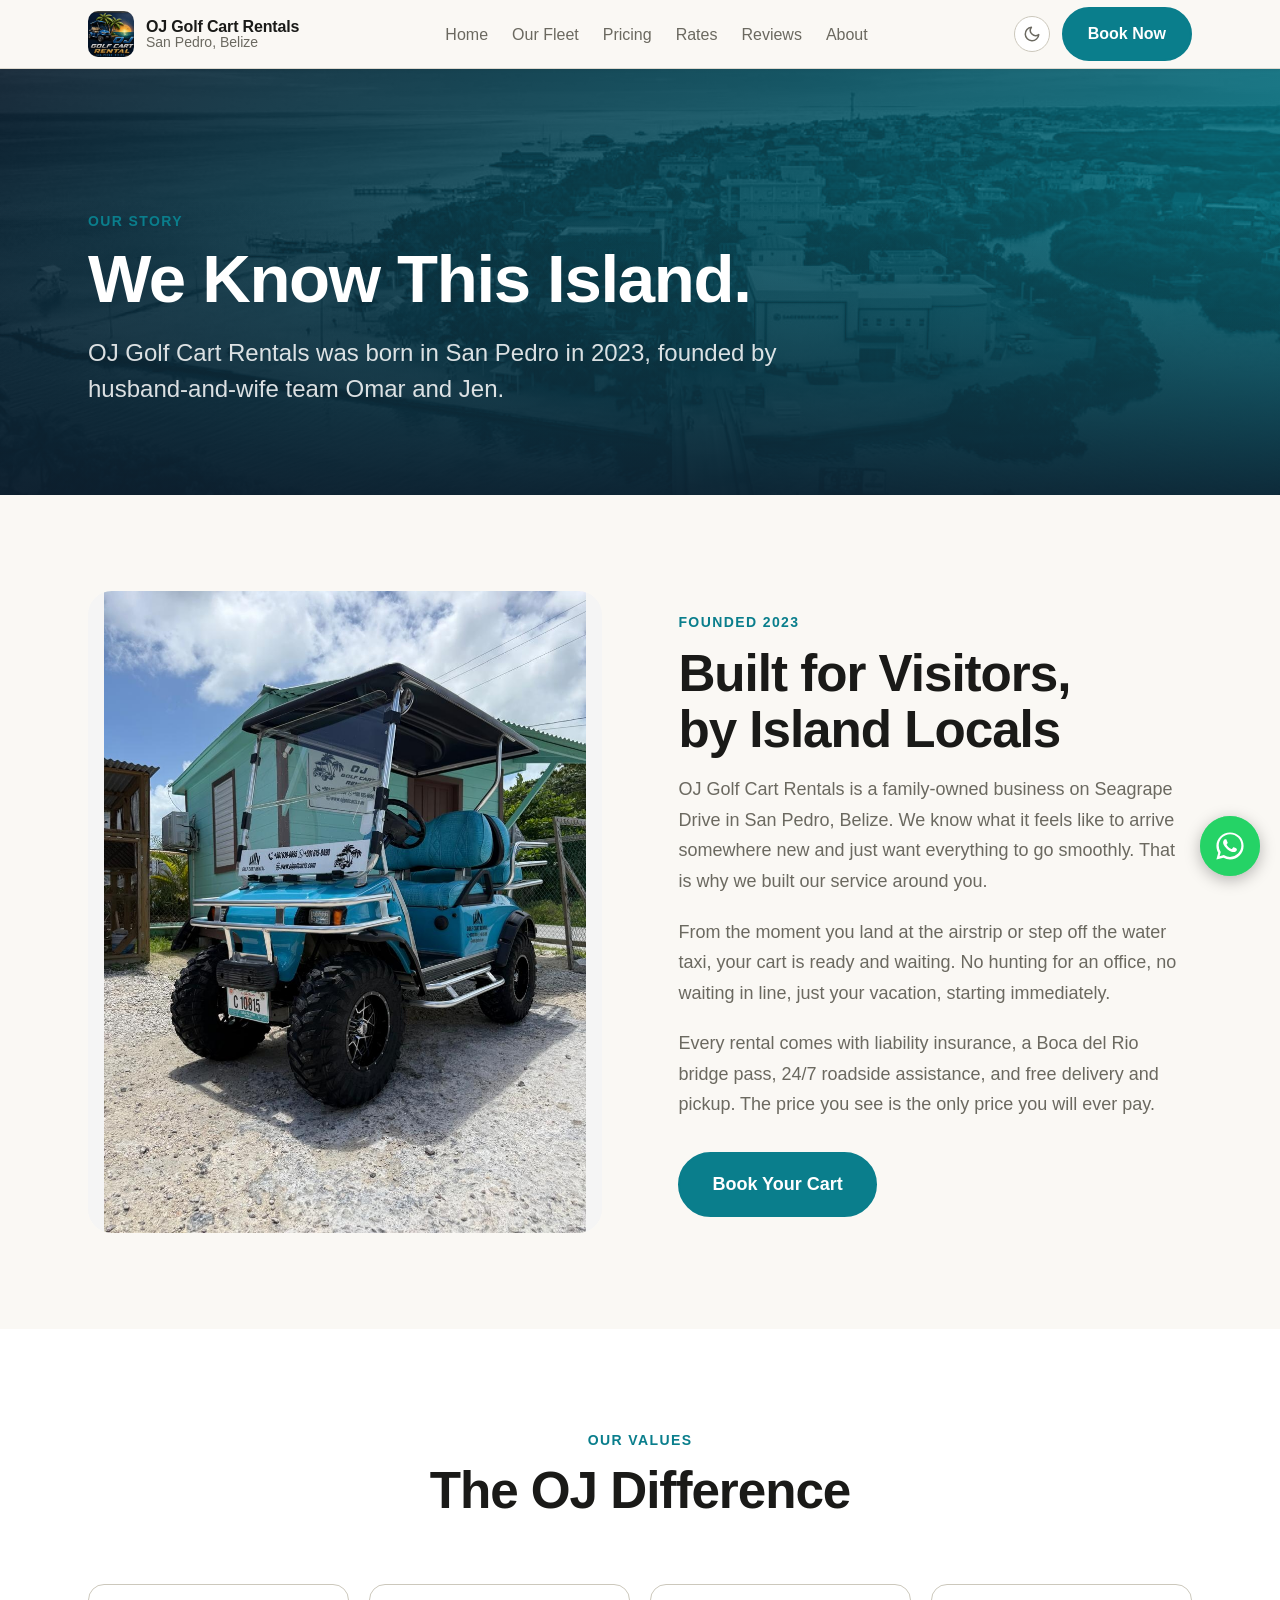
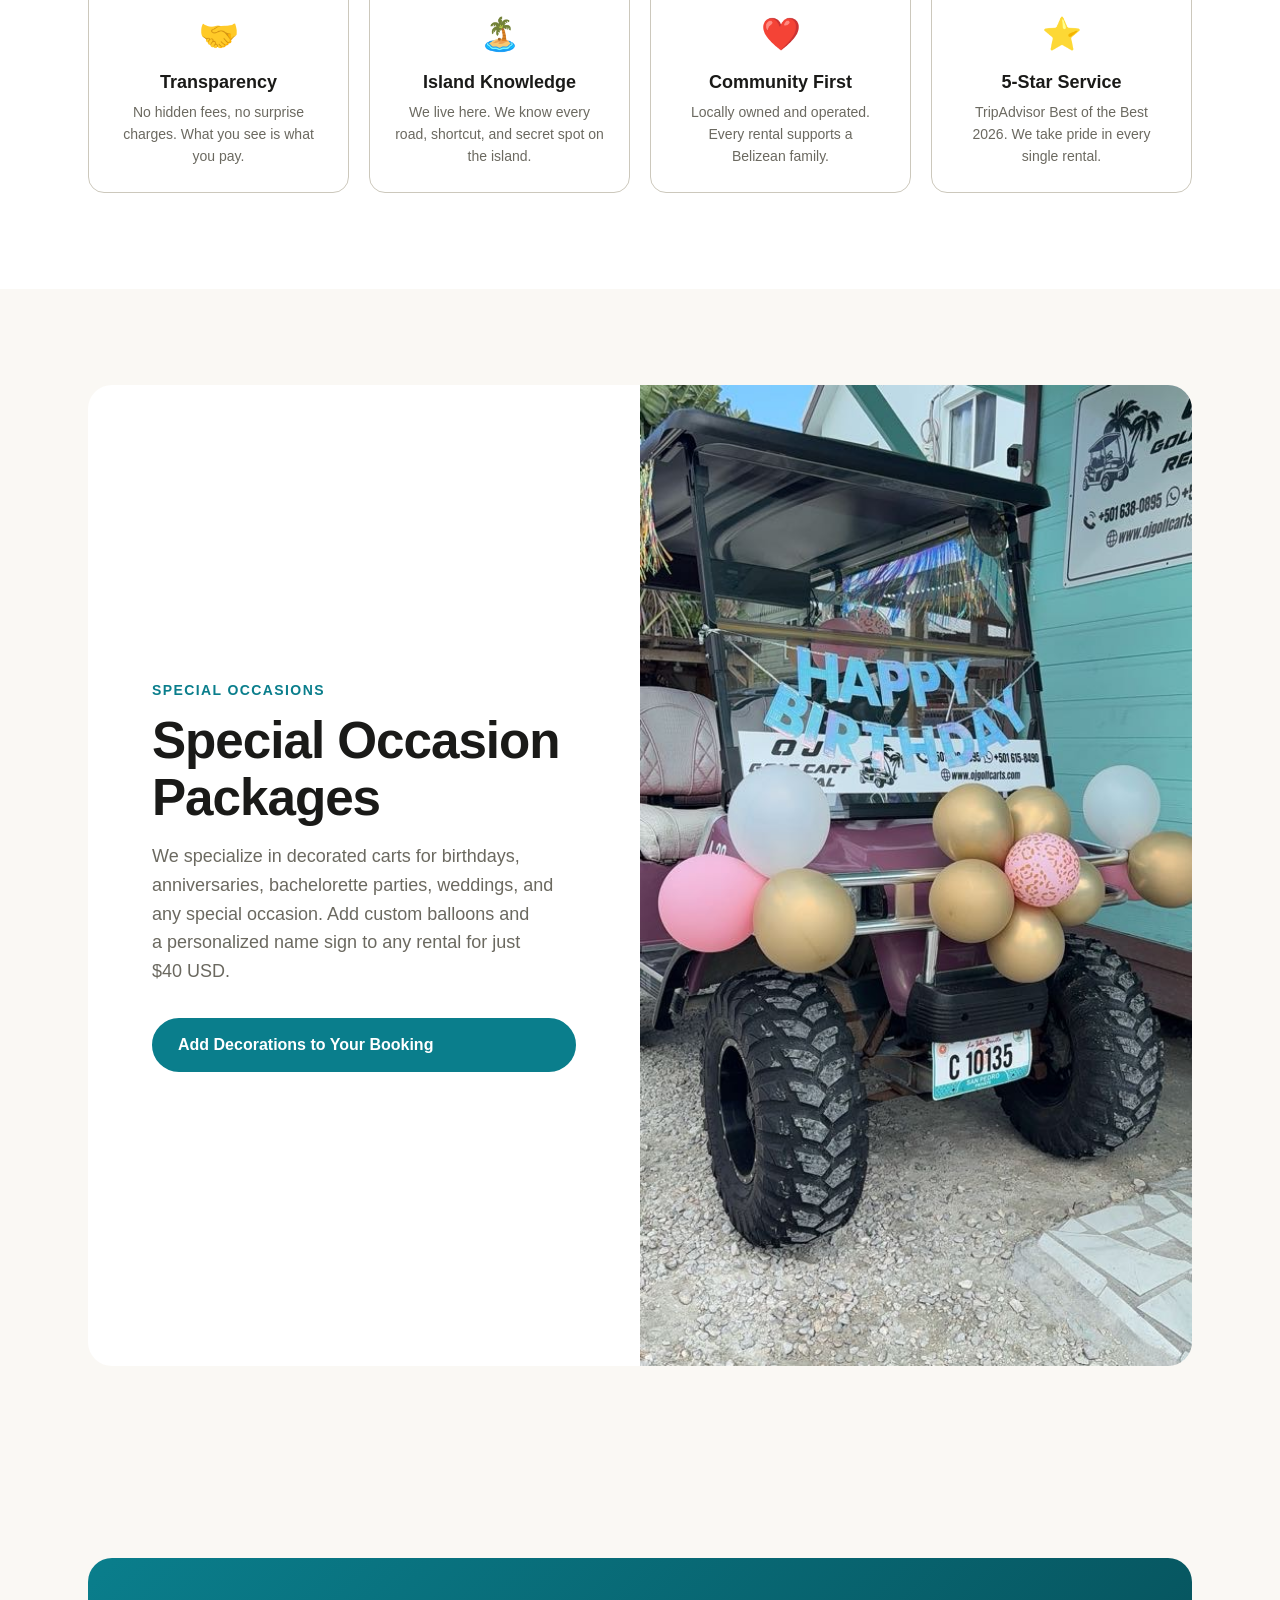
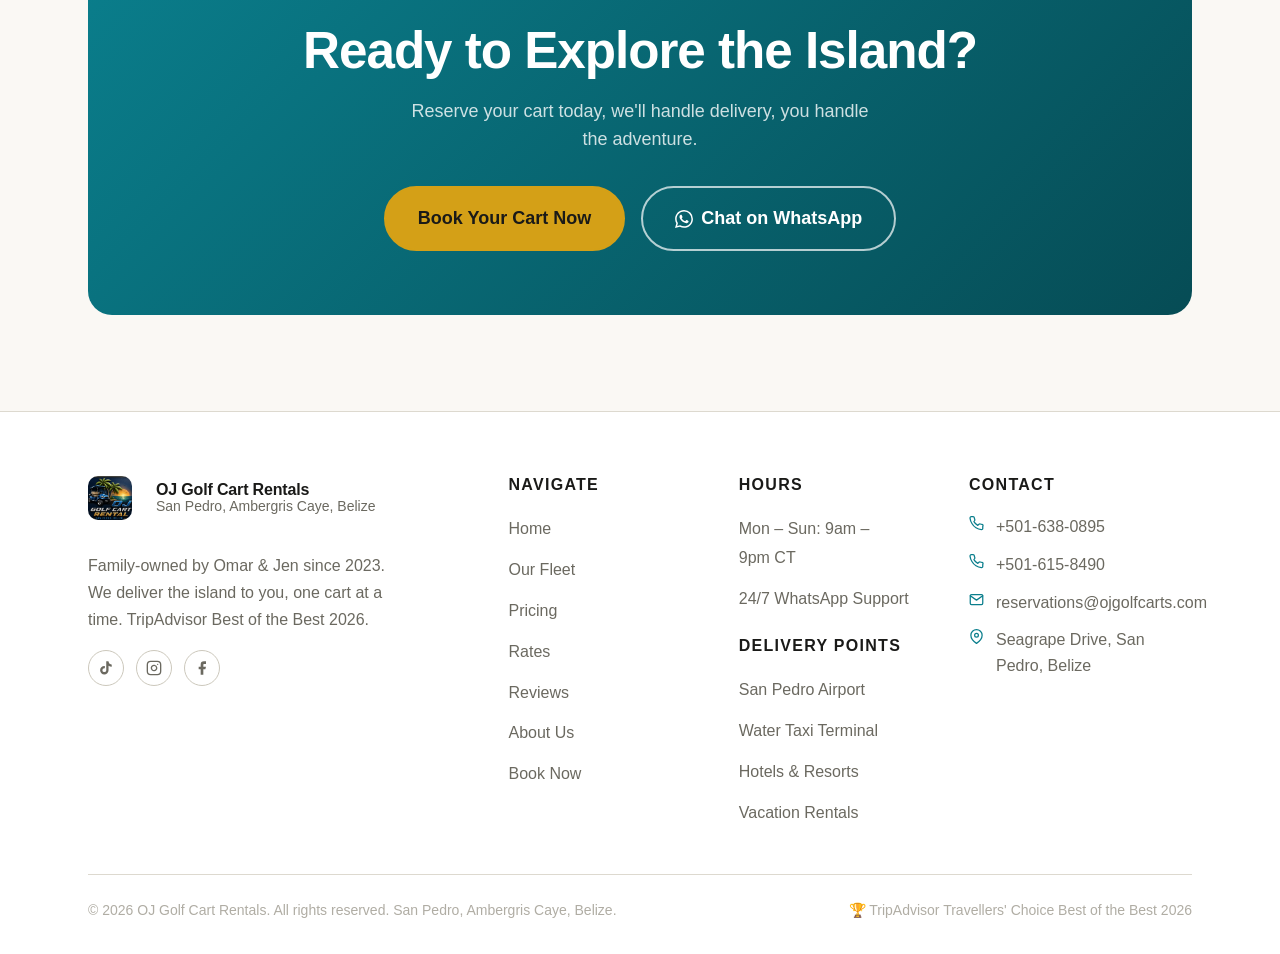
<file: about.html>
<!DOCTYPE html>
<html lang="en" data-theme="light">
<head>
  <meta charset="UTF-8" />
  <meta name="viewport" content="width=device-width, initial-scale=1.0" />

  <!-- Google Tag Manager -->
  <script>(function(w,d,s,l,i){w[l]=w[l]||[];w[l].push({'gtm.start':
  new Date().getTime(),event:'gtm.js'});var f=d.getElementsByTagName(s)[0],
  j=d.createElement(s),dl=l!='dataLayer'?'&l='+l:'';j.async=true;j.src=
  'https://www.googletagmanager.com/gtm.js?id='+i+dl;f.parentNode.insertBefore(j,f);
  })(window,document,'script','dataLayer','GTM-W9NL2V86');</script>
  <!-- End Google Tag Manager -->

  <!-- SEO Meta Tags -->
  <title>About OJ Golf Cart Rentals, San Pedro, Belize</title>
  <meta name="description" content="OJ Golf Cart Rentals is a family-owned business on Ambergris Caye, Belize. TripAdvisor Travellers' Choice Best of the Best 2026. Omar &amp; Jen welcome you." />
  <link rel="canonical" href="https://www.ojgolfcarts.com/about" />

  <!-- Open Graph -->
  <meta property="og:title" content="About OJ Golf Cart Rentals | Family-Owned in San Pedro Belize" />
  <meta property="og:description" content="Meet Omar and Jen, the husband-and-wife team behind OJ Golf Cart Rentals in San Pedro, Belize. Founded in 2023, all-inclusive pricing, no hidden fees." />
  <meta property="og:type" content="website" />
  <meta property="og:url" content="https://www.ojgolfcarts.com/about" />
  <meta property="og:image" content="https://www.ojgolfcarts.com/images/cart_birthday_wide.jpg" />

  <!-- Favicon -->
  <link rel="icon" type="image/svg+xml" href="data:image/svg+xml,<svg xmlns='http://www.w3.org/2000/svg' viewBox='0 0 32 32'><rect width='32' height='32' rx='8' fill='%230A7E8C'/><text x='16' y='23' text-anchor='middle' font-family='sans-serif' font-weight='900' font-size='18' fill='white'>OJ</text></svg>" />

  <link rel="stylesheet" href="css/base.css" />
  <link rel="stylesheet" href="css/style.css" />
<!-- Google tag (gtag.js) -->
<script async src="https://www.googletagmanager.com/gtag/js?id=AW-16804478473"></script>
<script>
  window.dataLayer = window.dataLayer || [];
  function gtag(){dataLayer.push(arguments);}
  gtag('js', new Date());
  gtag('config', 'AW-16804478473');
</script>
  <style id="wa-float-style">
  #wa-float{
    position:fixed;
    right:20px;
    bottom:24px;
    z-index:900;
    width:60px;height:60px;
    background:#25D366;
    border-radius:50%;
    display:flex;align-items:center;justify-content:center;
    box-shadow:0 4px 16px rgba(0,0,0,0.28);
    transition:transform .18s ease, box-shadow .18s ease;
    -webkit-tap-highlight-color:transparent;
  }
  #wa-float:hover{transform:scale(1.08);box-shadow:0 6px 22px rgba(0,0,0,0.34);}
  #wa-float:active{transform:scale(0.96);}
  #wa-float svg{display:block;}
  /* Gentle attention pulse */
  #wa-float::before{
    content:"";position:absolute;inset:0;border-radius:50%;
    background:#25D366;opacity:.55;z-index:-1;
    animation:waPulse 2.6s ease-out infinite;
  }
  @keyframes waPulse{0%{transform:scale(1);opacity:.5;}70%{transform:scale(1.7);opacity:0;}100%{opacity:0;}}
  @media (prefers-reduced-motion: reduce){#wa-float::before{animation:none;}}
  /* Mobile: lift above the sticky "Reserve Your Cart" bottom bar so they never overlap */
  @media (max-width: 768px){
    #wa-float{width:56px;height:56px;right:16px;bottom:88px;z-index:350;}
  }
  </style>
</head>
<body>
<!-- Google Tag Manager (noscript) -->
<noscript><iframe src="https://www.googletagmanager.com/ns.html?id=GTM-W9NL2V86"
height="0" width="0" style="display:none;visibility:hidden"></iframe></noscript>
<!-- End Google Tag Manager (noscript) -->

  <!-- ======= NAVIGATION ======= -->
  <nav class="nav" role="navigation" aria-label="Main navigation">
    <div class="container">
      <div class="nav__inner">

        <!-- Logo -->
        <a href="index.html" class="nav__logo" aria-label="OJ Golf Cart Rentals - Home">
          <img src="images/oj_logo.jpg" alt="OJ Golf Cart Rental: San Pedro, Belize" width="46" height="46" style="width:46px;height:46px;object-fit:cover;border-radius:10px;display:block;" />
          <div class="nav__logo-text">
            <span class="nav__logo-name">OJ Golf Cart Rentals</span>
            <span class="nav__logo-sub">San Pedro, Belize</span>
          </div>
        </a>

        <!-- Desktop links -->
        <ul class="nav__links" role="list">
          <li><a href="index.html">Home</a></li>
          <li><a href="index.html#fleet">Our Fleet</a></li>
          <li><a href="index.html#pricing">Pricing</a></li>
          <li><a href="/rates">Rates</a></li>
          <li><a href="index.html#reviews">Reviews</a></li>
          <li><a href="about.html">About</a></li>
        </ul>

        <!-- Actions -->
        <div class="nav__actions">
          <button class="nav__toggle-theme" data-theme-toggle aria-label="Toggle dark mode">
          </button>
          <a href="book.html" class="btn btn--primary" style="display:none;display:flex;">Book Now</a>
          <button class="nav__hamburger" aria-expanded="false" aria-label="Open menu">
            <span></span><span></span><span></span>
          </button>
        </div>
      </div>
    </div>

    <!-- Mobile Drawer -->
    <div class="nav__drawer" role="dialog" aria-label="Mobile navigation">
      <a href="index.html">Home</a>
      <a href="index.html#fleet">Our Fleet</a>
      <a href="index.html#pricing">Pricing</a>
      <a href="/rates">Rates</a>
      <a href="index.html#reviews">Reviews</a>
      <a href="about.html">About Us</a>
      <div class="drawer-ctas">
        <a href="book.html" class="btn btn--primary btn--lg" style="justify-content:center;">Book Now</a>
        <a href="https://wa.me/5016380895" class="btn btn--whatsapp btn--lg" style="justify-content:center;" target="_blank" rel="noopener">
          <svg width="18" height="18" viewBox="0 0 24 24" fill="currentColor"><path d="M17.472 14.382c-.297-.149-1.758-.867-2.03-.967-.273-.099-.471-.148-.67.15-.197.297-.767.966-.94 1.164-.173.199-.347.223-.644.075-.297-.15-1.255-.463-2.39-1.475-.883-.788-1.48-1.761-1.653-2.059-.173-.297-.018-.458.13-.606.134-.133.298-.347.446-.52.149-.174.198-.298.298-.497.099-.198.05-.371-.025-.52-.075-.149-.669-1.612-.916-2.207-.242-.579-.487-.5-.669-.51-.173-.008-.371-.01-.57-.01-.198 0-.52.074-.792.372-.272.297-1.04 1.016-1.04 2.479 0 1.462 1.065 2.875 1.213 3.074.149.198 2.096 3.2 5.077 4.487.709.306 1.262.489 1.694.625.712.227 1.36.195 1.871.118.571-.085 1.758-.719 2.006-1.413.248-.694.248-1.289.173-1.413-.074-.124-.272-.198-.57-.347m-5.421 7.403h-.004a9.87 9.87 0 01-5.031-1.378l-.361-.214-3.741.982.998-3.648-.235-.374a9.86 9.86 0 01-1.51-5.26c.001-5.45 4.436-9.884 9.888-9.884 2.64 0 5.122 1.03 6.988 2.898a9.825 9.825 0 012.893 6.994c-.003 5.45-4.437 9.884-9.885 9.884m8.413-18.297A11.815 11.815 0 0012.05 0C5.495 0 .16 5.335.157 11.892c0 2.096.547 4.142 1.588 5.945L.057 24l6.305-1.654a11.882 11.882 0 005.683 1.448h.005c6.554 0 11.89-5.335 11.893-11.893a11.821 11.821 0 00-3.48-8.413z"/></svg>
          WhatsApp Us
        </a>
      </div>
    </div>
  </nav>

  <!-- ======= ABOUT HERO ======= -->
  <section class="about-hero" aria-label="About OJ Golf Cart Rentals">
    <div class="about-hero__bg">
      <img src="images/ambergris_aerial.jpg"
           alt="Aerial view of Ambergris Caye, Belize"
           loading="eager" />
    </div>
    <div class="about-hero__overlay"></div>
    <div class="container">
      <div class="about-hero__content">
        <span class="section__label">Our Story</span>
        <h1 class="hero__title">We Know This Island.</h1>
        <p class="hero__subtitle">OJ Golf Cart Rentals was born in San Pedro in 2023, founded by husband-and-wife team Omar and Jen.</p>
      </div>
    </div>
  </section>

  <!-- ======= STORY ======= -->
  <section class="section" aria-labelledby="story-title">
    <div class="container">
      <div class="about-story">
        <!-- Left: Image stack -->
        <div class="about-story__img-stack">
          <img src="images/fleet_teal_4p.jpg"
               alt="OJ Golf Cart Rentals fleet on Ambergris Caye, San Pedro, Belize"
               class="about-story__img-main"
               loading="lazy" width="600" height="750" />
        </div>
        <!-- Right: Text -->
        <div>
          <span class="section__label">Founded 2023</span>
          <h2 class="section__title" id="story-title">Built for Visitors, by Island Locals</h2>
          <p style="font-size:var(--text-base);color:var(--color-text-muted);line-height:1.7;margin-bottom:var(--space-5);">
            OJ Golf Cart Rentals is a family-owned business on Seagrape Drive in San Pedro, Belize. We know what it feels like to arrive somewhere new and just want everything to go smoothly. That is why we built our service around you.
          </p>
          <p style="font-size:var(--text-base);color:var(--color-text-muted);line-height:1.7;margin-bottom:var(--space-5);">
            From the moment you land at the airstrip or step off the water taxi, your cart is ready and waiting. No hunting for an office, no waiting in line, just your vacation, starting immediately.
          </p>
          <p style="font-size:var(--text-base);color:var(--color-text-muted);line-height:1.7;margin-bottom:var(--space-8);">
            Every rental comes with liability insurance, a Boca del Rio bridge pass, 24/7 roadside assistance, and free delivery and pickup. The price you see is the only price you will ever pay.
          </p>
          <a href="book.html" class="btn btn--primary btn--lg">Book Your Cart</a>
        </div>
      </div>
    </div>
  </section>

  <!-- ======= VALUES ======= -->
  <section class="section section--alt" aria-labelledby="values-title">
    <div class="container">
      <div class="section__header section__header--center">
        <span class="section__label">Our Values</span>
        <h2 class="section__title" id="values-title">The OJ Difference</h2>
      </div>
      <div class="about-values">
        <div class="value-card">
          <div class="value-card__icon">🤝</div>
          <h3 class="value-card__title">Transparency</h3>
          <p class="value-card__desc">No hidden fees, no surprise charges. What you see is what you pay.</p>
        </div>
        <div class="value-card">
          <div class="value-card__icon">🏝️</div>
          <h3 class="value-card__title">Island Knowledge</h3>
          <p class="value-card__desc">We live here. We know every road, shortcut, and secret spot on the island.</p>
        </div>
        <div class="value-card">
          <div class="value-card__icon">❤️</div>
          <h3 class="value-card__title">Community First</h3>
          <p class="value-card__desc">Locally owned and operated. Every rental supports a Belizean family.</p>
        </div>
        <div class="value-card">
          <div class="value-card__icon">⭐</div>
          <h3 class="value-card__title">5-Star Service</h3>
          <p class="value-card__desc">TripAdvisor Best of the Best 2026. We take pride in every single rental.</p>
        </div>
      </div>
    </div>
  </section>

  <!-- ======= CELEBRATIONS ======= -->
  <section class="section" aria-labelledby="celebrations-about-title">
    <div class="container">
      <div class="celebrations">
        <div class="celebrations__content">
          <span class="section__label">Special Occasions</span>
          <h2 class="section__title" id="celebrations-about-title">Special Occasion Packages</h2>
          <p class="section__subtitle" style="margin-bottom:var(--space-8);">We specialize in decorated carts for birthdays, anniversaries, bachelorette parties, weddings, and any special occasion. Add custom balloons and a personalized name sign to any rental for just $40 USD.</p>
          <a href="book.html" class="btn btn--primary">Add Decorations to Your Booking</a>
        </div>
        <div class="celebrations__img">
          <img src="images/cart_birthday_closeup.jpg"
               alt="Closeup of a decorated golf cart with birthday balloons and personalized name sign in San Pedro Belize"
               loading="lazy" width="600" height="500" />
        </div>
      </div>
    </div>
  </section>

  <!-- ======= CTA BANNER ======= -->
  <section class="section" aria-label="Call to action">
    <div class="container">
      <div class="cta-banner">
        <h2 class="cta-banner__title">Ready to Explore the Island?</h2>
        <p class="cta-banner__sub">Reserve your cart today, we'll handle delivery, you handle the adventure.</p>
        <div class="cta-banner__btns">
          <a href="book.html" class="btn btn--accent btn--lg">Book Your Cart Now</a>
          <a href="https://wa.me/5016380895" class="btn btn--outline-white btn--lg" target="_blank" rel="noopener">
            <svg width="18" height="18" viewBox="0 0 24 24" fill="currentColor"><path d="M17.472 14.382c-.297-.149-1.758-.867-2.03-.967-.273-.099-.471-.148-.67.15-.197.297-.767.966-.94 1.164-.173.199-.347.223-.644.075-.297-.15-1.255-.463-2.39-1.475-.883-.788-1.48-1.761-1.653-2.059-.173-.297-.018-.458.13-.606.134-.133.298-.347.446-.52.149-.174.198-.298.298-.497.099-.198.05-.371-.025-.52-.075-.149-.669-1.612-.916-2.207-.242-.579-.487-.5-.669-.51-.173-.008-.371-.01-.57-.01-.198 0-.52.074-.792.372-.272.297-1.04 1.016-1.04 2.479 0 1.462 1.065 2.875 1.213 3.074.149.198 2.096 3.2 5.077 4.487.709.306 1.262.489 1.694.625.712.227 1.36.195 1.871.118.571-.085 1.758-.719 2.006-1.413.248-.694.248-1.289.173-1.413-.074-.124-.272-.198-.57-.347m-5.421 7.403h-.004a9.87 9.87 0 01-5.031-1.378l-.361-.214-3.741.982.998-3.648-.235-.374a9.86 9.86 0 01-1.51-5.26c.001-5.45 4.436-9.884 9.888-9.884 2.64 0 5.122 1.03 6.988 2.898a9.825 9.825 0 012.893 6.994c-.003 5.45-4.437 9.884-9.885 9.884m8.413-18.297A11.815 11.815 0 0012.05 0C5.495 0 .16 5.335.157 11.892c0 2.096.547 4.142 1.588 5.945L.057 24l6.305-1.654a11.882 11.882 0 005.683 1.448h.005c6.554 0 11.89-5.335 11.893-11.893a11.821 11.821 0 00-3.48-8.413z"/></svg>
            Chat on WhatsApp
          </a>
        </div>
      </div>
    </div>
  </section>

  <!-- ======= FOOTER ======= -->
  <footer class="footer" role="contentinfo">
    <div class="container">
      <div class="footer__grid">
        <div>
          <a href="index.html" class="nav__logo" style="margin-bottom:var(--space-4);display:inline-flex;">
            <img src="images/oj_logo.jpg" alt="OJ Golf Cart Rental logo" width="44" height="44" style="width:44px;height:44px;object-fit:cover;border-radius:10px;display:block;" />
            <div class="nav__logo-text" style="margin-left:var(--space-3)">
              <span class="nav__logo-name">OJ Golf Cart Rentals</span>
              <span class="nav__logo-sub">San Pedro, Ambergris Caye, Belize</span>
            </div>
          </a>
          <p class="footer__brand-desc">Family-owned by Omar &amp; Jen since 2023. We deliver the island to you, one cart at a time. TripAdvisor Best of the Best 2026.</p>
          <div class="footer__socials">
            <a href="https://www.tiktok.com/@ojgolfcartrentals" class="footer__social-link" aria-label="TikTok" target="_blank" rel="noopener">
              <svg width="16" height="16" viewBox="0 0 24 24" fill="currentColor"><path d="M19.59 6.69a4.83 4.83 0 0 1-3.77-4.25V2h-3.45v13.67a2.89 2.89 0 0 1-2.88 2.5 2.89 2.89 0 0 1-2.89-2.89 2.89 2.89 0 0 1 2.89-2.89c.28 0 .54.04.79.1V9.01a6.33 6.33 0 0 0-.79-.05 6.34 6.34 0 0 0-6.34 6.34 6.34 6.34 0 0 0 6.34 6.34 6.34 6.34 0 0 0 6.33-6.34V8.69a8.16 8.16 0 0 0 4.77 1.52V6.75a4.85 4.85 0 0 1-1-.06z"/></svg>
            </a>
            <a href="https://www.instagram.com/ojgolfcartrentals" class="footer__social-link" aria-label="Instagram" target="_blank" rel="noopener">
              <svg width="16" height="16" viewBox="0 0 24 24" fill="none" stroke="currentColor" stroke-width="2" stroke-linecap="round" stroke-linejoin="round"><rect x="2" y="2" width="20" height="20" rx="5" ry="5"/><path d="M16 11.37A4 4 0 1 1 12.63 8 4 4 0 0 1 16 11.37z"/><line x1="17.5" y1="6.5" x2="17.51" y2="6.5"/></svg>
            </a>
            <a href="https://www.facebook.com/people/OJ-Golf-Cart-Rentals/61574974177009/" class="footer__social-link" aria-label="Facebook" target="_blank" rel="noopener">
              <svg width="16" height="16" viewBox="0 0 24 24" fill="currentColor"><path d="M18 2h-3a5 5 0 0 0-5 5v3H7v4h3v8h4v-8h3l1-4h-4V7a1 1 0 0 1 1-1h3z"/></svg>
            </a>
          </div>
        </div>
        <div>
          <h3 class="footer__col-title">Navigate</h3>
          <ul class="footer__links">
            <li><a href="index.html">Home</a></li>
            <li><a href="index.html#fleet">Our Fleet</a></li>
            <li><a href="index.html#pricing">Pricing</a></li>
          <li><a href="/rates">Rates</a></li>
            <li><a href="index.html#reviews">Reviews</a></li>
            <li><a href="about.html">About Us</a></li>
            <li><a href="book.html">Book Now</a></li>
          </ul>
        </div>
        <div>
          <h3 class="footer__col-title">Hours</h3>
          <ul class="footer__links">
            <li><a href="#">Mon – Sun: 9am – 9pm CT</a></li>
            <li><a href="https://wa.me/5016380895" target="_blank" rel="noopener">24/7 WhatsApp Support</a></li>
          </ul>
          <h3 class="footer__col-title" style="margin-top:var(--space-6)">Delivery Points</h3>
          <ul class="footer__links">
            <li><a href="#">San Pedro Airport</a></li>
            <li><a href="#">Water Taxi Terminal</a></li>
            <li><a href="#">Hotels &amp; Resorts</a></li>
            <li><a href="#">Vacation Rentals</a></li>
          </ul>
        </div>
        <div>
          <h3 class="footer__col-title">Contact</h3>
          <a href="tel:+5016380895" class="footer__contact-item">
            <svg width="15" height="15" viewBox="0 0 24 24" fill="none" stroke="currentColor" stroke-width="2" stroke-linecap="round" stroke-linejoin="round"><path d="M22 16.92v3a2 2 0 0 1-2.18 2 19.79 19.79 0 0 1-8.63-3.07A19.5 19.5 0 0 1 4.69 12a19.79 19.79 0 0 1-3.07-8.67A2 2 0 0 1 3.56 1.18h3a2 2 0 0 1 2 1.72c.127.96.361 1.903.7 2.81a2 2 0 0 1-.45 2.11L7.91 8.92a16 16 0 0 0 6.15 6.15l1.81-1.81a2 2 0 0 1 2.11-.45c.907.339 1.85.573 2.81.7a2 2 0 0 1 1.72 2.02z"/></svg>
            +501-638-0895
          </a>
          <a href="tel:+5016158490" class="footer__contact-item">
            <svg width="15" height="15" viewBox="0 0 24 24" fill="none" stroke="currentColor" stroke-width="2" stroke-linecap="round" stroke-linejoin="round"><path d="M22 16.92v3a2 2 0 0 1-2.18 2 19.79 19.79 0 0 1-8.63-3.07A19.5 19.5 0 0 1 4.69 12a19.79 19.79 0 0 1-3.07-8.67A2 2 0 0 1 3.56 1.18h3a2 2 0 0 1 2 1.72c.127.96.361 1.903.7 2.81a2 2 0 0 1-.45 2.11L7.91 8.92a16 16 0 0 0 6.15 6.15l1.81-1.81a2 2 0 0 1 2.11-.45c.907.339 1.85.573 2.81.7a2 2 0 0 1 1.72 2.02z"/></svg>
            +501-615-8490
          </a>
          <a href="mailto:reservations@ojgolfcarts.com" class="footer__contact-item">
            <svg width="15" height="15" viewBox="0 0 24 24" fill="none" stroke="currentColor" stroke-width="2" stroke-linecap="round" stroke-linejoin="round"><path d="M4 4h16c1.1 0 2 .9 2 2v12c0 1.1-.9 2-2 2H4c-1.1 0-2-.9-2-2V6c0-1.1.9-2 2-2z"/><polyline points="22,6 12,13 2,6"/></svg>
            reservations@ojgolfcarts.com
          </a>
          <a href="https://maps.google.com/?q=Seagrape+Drive+San+Pedro+Belize" class="footer__contact-item" target="_blank" rel="noopener">
            <svg width="15" height="15" viewBox="0 0 24 24" fill="none" stroke="currentColor" stroke-width="2" stroke-linecap="round" stroke-linejoin="round"><path d="M21 10c0 7-9 13-9 13s-9-6-9-13a9 9 0 0 1 18 0z"/><circle cx="12" cy="10" r="3"/></svg>
            Seagrape Drive, San Pedro, Belize
          </a>
        </div>
      </div>
      <div class="footer__bottom">
        <p class="footer__copy">© 2026 OJ Golf Cart Rentals. All rights reserved. San Pedro, Ambergris Caye, Belize.</p>
        <p class="footer__copy">🏆 TripAdvisor Travellers' Choice Best of the Best 2026</p>
      </div>
    </div>
  </footer>

  <script src="js/main.js?v=2"></script>
<script data-pplx-inline-edit>
(function () {
  if (window === window.top) return;

  const allowedParentOrigins = ["https://www.perplexity.ai","https://perplexity.ai","https://testing.perplexity.ai","https://staging.perplexity.ai","https://*.preview.i.perplexity.ai","http://localhost:3000","http://127.0.0.1:3000","http://localhost:5173","http://127.0.0.1:5173"];
  const MAX_FONT_BYTES = 500 * 1024;
  const MAX_TOTAL_FONT_BYTES = 2 * 1024 * 1024;
  let scrollForwarding = false;
  let scrollRaf = 0;
  let trustedTopOrigin = null;

  // Allow entries like "https://*.preview.i.perplexity.ai" — the wildcard
  // matches a single DNS label (no dots), so "https://*.foo" cannot stretch
  // across multiple labels.
  function matchesAllowedOrigin(origin) {
    if (!origin) return false;
    for (const entry of allowedParentOrigins) {
      if (!entry.includes("*")) {
        if (entry === origin) return true;
        continue;
      }
      const pattern = new RegExp(
        "^" +
          entry.replace(/[.+?^${}()|[\]\\]/g, "\\$&").replace(/\*/g, "[^.]+") +
          "$",
      );
      if (pattern.test(origin)) return true;
    }
    return false;
  }

  // Trust decision: when the sender is same-origin-visible (event.origin is a
  // real origin like https://www.perplexity.ai) we trust event.origin directly.
  // When event.origin is "null" (opaque broker srcdoc), we fall back to the
  // broker's stamped `parentOrigin` to identify the top window. The fallback
  // is claim-only — we rely on the browser's native `targetOrigin` enforcement
  // on the response path (see postToTrustedTop) to ensure replies can't be
  // delivered to anyone but the actual top window of that claimed origin.
  function getTrustedParentOrigin(event) {
    const forwardedParentOrigin =
      typeof event.data.parentOrigin === "string" ? event.data.parentOrigin : null;
    const parentOrigin = event.origin === "null" ? forwardedParentOrigin : event.origin;
    return matchesAllowedOrigin(parentOrigin) ? parentOrigin : null;
  }

  // All responses go to window.top with targetOrigin = the allowlisted origin.
  // An attacker that iframes us inside their own null-origin broker can claim
  // any parentOrigin they like, but the browser will drop the reply whenever
  // the real top's origin doesn't match — so the screenshot never leaves.
  function postToTrustedTop(message) {
    if (!trustedTopOrigin) return;
    try {
      window.top.postMessage(message, trustedTopOrigin);
    } catch (_error) {}
  }

  function inlineAll(original, clone) {
    if (original.nodeType !== 1 || clone.nodeType !== 1) return;

    try {
      const computedStyle = getComputedStyle(original);
      // cssText on a computed style is the serialized declaration in modern
      // Chromium/Safari — a single read beats enumerating ~400 longhand
      // properties. Firefox returns "" here, so we fall back on empty.
      const serialized = computedStyle.cssText;
      if (serialized) {
        clone.style.cssText = serialized;
      } else {
        const parts = new Array(computedStyle.length);
        for (let index = 0; index < computedStyle.length; index += 1) {
          const property = computedStyle[index];
          parts[index] = `${property}:${computedStyle.getPropertyValue(property)};`;
        }
        clone.style.cssText = parts.join("");
      }
    } catch (_error) {}

    const originalChildren = original.children;
    const clonedChildren = clone.children;
    for (
      let index = 0;
      index < originalChildren.length && index < clonedChildren.length;
      index += 1
    ) {
      inlineAll(originalChildren[index], clonedChildren[index]);
    }
  }

  function extractFontUrl(srcValue) {
    const matches = [
      ...srcValue.matchAll(
        /url\(["']?([^"')]+)["']?\)(?:\s*format\(["']?([^"')]+)["']?\))?/gi,
      ),
    ];
    if (matches.length === 0) return null;
    const woff2 = matches.find((m) => m[2] && m[2].toLowerCase().includes("woff2"));
    if (woff2) return woff2[1];
    const woff = matches.find((m) => m[2] && m[2].toLowerCase().includes("woff"));
    if (woff) return woff[1];
    return matches[0][1];
  }

  // Cache resolved font URL -> data URI across captures. Fonts on a page
  // essentially never change, and a batch run emits multiple captures back to
  // back — without this we'd refetch + re-base64 every time.
  const fontDataUriCache = new Map();
  const SRC_DECLARATION_RE = /src\s*:\s*[^;}]+/i;

  async function fetchAsDataUri(url) {
    if (fontDataUriCache.has(url)) return fontDataUriCache.get(url);
    let dataUri = null;
    try {
      const response = await fetch(url, { mode: "cors", credentials: "omit" });
      if (response.ok) {
        const blob = await response.blob();
        if (blob.size <= MAX_FONT_BYTES) {
          dataUri = await new Promise((resolve) => {
            const reader = new FileReader();
            reader.onloadend = () =>
              resolve(typeof reader.result === "string" ? reader.result : null);
            reader.onerror = () => resolve(null);
            reader.readAsDataURL(blob);
          });
        }
      }
    } catch (_error) {
      dataUri = null;
    }
    fontDataUriCache.set(url, dataUri);
    return dataUri;
  }

  function collectFontFaceRuleTexts() {
    const rules = [];
    for (const sheet of document.styleSheets) {
      let cssRules;
      try {
        cssRules = sheet.cssRules;
      } catch (_error) {
        continue;
      }
      if (!cssRules) continue;
      for (const rule of cssRules) {
        const cssText = rule.cssText || "";
        if (cssText.startsWith("@font-face")) rules.push(cssText);
      }
    }
    return rules;
  }

  async function buildInlinedFontCss() {
    const ruleTexts = collectFontFaceRuleTexts();
    if (ruleTexts.length === 0) return null;

    const resolved = ruleTexts.map((cssText) => {
      if (!SRC_DECLARATION_RE.test(cssText)) return null;
      const srcMatch = cssText.match(/src\s*:\s*([^;}]+)[;}]/i);
      if (!srcMatch) return null;
      const url = extractFontUrl(srcMatch[1]);
      if (!url) return null;
      try {
        return { cssText, url: new URL(url, document.baseURI).href };
      } catch (_error) {
        return null;
      }
    });

    const dataUris = await Promise.all(
      resolved.map((entry) => (entry ? fetchAsDataUri(entry.url) : Promise.resolve(null))),
    );

    const inlined = [];
    let totalBytes = 0;
    for (let index = 0; index < resolved.length; index += 1) {
      const entry = resolved[index];
      const dataUri = dataUris[index];
      if (!entry || !dataUri) continue;
      const approxBytes = dataUri.length * 0.75;
      if (totalBytes + approxBytes > MAX_TOTAL_FONT_BYTES) break;
      totalBytes += approxBytes;
      inlined.push(entry.cssText.replace(SRC_DECLARATION_RE, `src: url("${dataUri}")`));
    }
    return inlined.length > 0 ? inlined.join("\n") : null;
  }

  function stripExternal(clone) {
    const images = clone.querySelectorAll("img");
    for (let index = 0; index < images.length; index += 1) {
      const src = images[index].getAttribute("src");
      if (src && !src.startsWith("data:")) images[index].removeAttribute("src");
    }

    const elements = clone.querySelectorAll("*");
    for (let index = 0; index < elements.length; index += 1) {
      const style = elements[index].style.cssText;
      if (style && style.includes("url(")) {
        elements[index].style.cssText = style.replace(
          /url\(["']?(?!data:)[^)"']*["']?\)/gi,
          "none",
        );
      }
    }
  }

  function emitScroll() {
    scrollRaf = 0;
    if (!scrollForwarding) return;
    postToTrustedTop({
      type: "INLINE_EDIT_SCROLL",
      scrollX: window.scrollX,
      scrollY: window.scrollY,
    });
  }

  window.addEventListener(
    "scroll",
    function () {
      if (!scrollForwarding || scrollRaf) return;
      scrollRaf = requestAnimationFrame(emitScroll);
    },
    { passive: true, capture: true },
  );

  async function handleCaptureRequest(event) {
    const requestId = event.data.requestId;
    const scrollX = window.scrollX;
    const scrollY = window.scrollY;
    const width = window.innerWidth;
    const height = window.innerHeight;

    function postResult(dataUrl) {
      postToTrustedTop({
        type: "INLINE_EDIT_SCREENSHOT_RESULT",
        requestId,
        dataUrl,
        scrollX,
        scrollY,
      });
    }

    try {
      // Wait for any pending web fonts to resolve so both inline metrics and
      // the @font-face inlining below see the same loaded faces.
      if (document.fonts && document.fonts.ready) {
        try {
          await document.fonts.ready;
        } catch (_error) {}
      }

      const clone = document.documentElement.cloneNode(true);
      inlineAll(document.documentElement, clone);

      const removedNodes = clone.querySelectorAll("script,link[rel=\"stylesheet\"],style");
      for (let index = 0; index < removedNodes.length; index += 1) {
        removedNodes[index].remove();
      }

      stripExternal(clone);

      // Re-embed web fonts as data-URI @font-face rules so the SVG rasterizer
      // can resolve them — external font URLs aren't fetched during
      // foreignObject rendering, which would otherwise force a fallback face
      // and change text metrics.
      const inlinedFontCss = await buildInlinedFontCss();
      if (inlinedFontCss) {
        const styleEl = document.createElement("style");
        styleEl.textContent = inlinedFontCss;
        const head = clone.querySelector("head");
        if (head) head.appendChild(styleEl);
        else clone.insertBefore(styleEl, clone.firstChild);
      }

      const html = new XMLSerializer().serializeToString(clone);
      const svg =
        `<svg xmlns="http://www.w3.org/2000/svg" width="${width}" height="${height}">` +
        '<foreignObject width="100%" height="100%">' +
        `<div xmlns="http://www.w3.org/1999/xhtml" style="width:${width}px;height:${height}px;overflow:hidden">` +
        `<div style="position:relative;left:-${scrollX}px;top:-${scrollY}px">` +
        html +
        "</div></div></foreignObject></svg>";
      const svgUrl = `data:image/svg+xml;charset=utf-8,${encodeURIComponent(svg)}`;
      const image = new Image();
      image.onload = function () {
        const canvas = document.createElement("canvas");
        canvas.width = width;
        canvas.height = height;
        canvas.getContext("2d").drawImage(image, 0, 0);
        postResult(canvas.toDataURL("image/png"));
      };
      image.onerror = function () {
        postResult(null);
      };
      image.src = svgUrl;
    } catch (_error) {
      postResult(null);
    }
  }

  window.addEventListener("message", function (event) {
    if (!event.data) return;
    // Only accept messages from the direct parent frame. Blocks sibling /
    // unrelated-window postMessage senders that could otherwise reach us.
    if (event.source !== window.parent) return;

    const trustedParentOrigin = getTrustedParentOrigin(event);
    if (!trustedParentOrigin) return;
    trustedTopOrigin = trustedParentOrigin;

    if (event.data.type === "INLINE_EDIT_SCROLL_START") {
      scrollForwarding = true;
      emitScroll();
      return;
    }

    if (event.data.type === "INLINE_EDIT_SCROLL_STOP") {
      scrollForwarding = false;
      if (scrollRaf) cancelAnimationFrame(scrollRaf);
      scrollRaf = 0;
      return;
    }

    if (event.data.type !== "INLINE_EDIT_CAPTURE_REQUEST") return;

    handleCaptureRequest(event);
  });
})();


</script>  <!-- ===== FLOATING WHATSAPP CHAT BUTTON ===== -->
  <a href="https://wa.me/5016380895?text=Hi%20OJ%20Golf%20Cart%20Rentals!%20I%27d%20like%20to%20ask%20about%20renting%20a%20cart."
     id="wa-float"
     target="_blank" rel="noopener"
     aria-label="Chat with us on WhatsApp"
     title="Chat with us on WhatsApp">
    <svg viewBox="0 0 32 32" width="34" height="34" aria-hidden="true" focusable="false">
      <path fill="#ffffff" d="M16.003 3.2c-7.06 0-12.8 5.74-12.8 12.8 0 2.257.593 4.463 1.72 6.405L3.2 28.8l6.57-1.717a12.74 12.74 0 0 0 6.23 1.62h.005c7.06 0 12.8-5.74 12.8-12.8 0-3.42-1.332-6.635-3.75-9.053A12.72 12.72 0 0 0 16.003 3.2zm0 23.04h-.004a10.6 10.6 0 0 1-5.4-1.48l-.387-.23-4.003 1.046 1.068-3.9-.253-.4a10.56 10.56 0 0 1-1.62-5.646c0-5.867 4.774-10.64 10.645-10.64 2.843 0 5.514 1.108 7.522 3.118a10.56 10.56 0 0 1 3.116 7.526c0 5.867-4.774 10.64-10.646 10.64zm5.84-7.968c-.32-.16-1.893-.934-2.186-1.04-.293-.107-.507-.16-.72.16-.213.32-.826 1.04-1.013 1.253-.187.213-.373.24-.693.08-.32-.16-1.35-.498-2.573-1.588-.95-.848-1.592-1.895-1.779-2.215-.186-.32-.02-.492.14-.652.144-.143.32-.373.48-.56.16-.187.213-.32.32-.533.107-.213.053-.4-.027-.56-.08-.16-.72-1.735-.986-2.375-.26-.624-.523-.54-.72-.55l-.613-.01c-.213 0-.56.08-.853.4-.293.32-1.12 1.094-1.12 2.669 0 1.575 1.146 3.097 1.306 3.31.16.213 2.253 3.44 5.46 4.826.763.33 1.358.527 1.822.674.766.244 1.463.21 2.014.127.614-.092 1.893-.774 2.16-1.521.267-.747.267-1.388.187-1.521-.08-.134-.293-.214-.613-.374z"/>
    </svg>
  </a>
<!-- OJ Google Ads conversion tracking: fires on real booking actions (WhatsApp + Book/Reserve clicks + booking form submit) -->
<script id="oj-conv-tracking">
(function(){
  var CONV = {'send_to':'AW-16804478473/brR4CJOt-_IZEIn8_8w-'};
  var fired = false;
  function fireConversion(){
    if (fired) return;              // avoid double-counting within a single interaction
    fired = true;
    setTimeout(function(){ fired = false; }, 1500); // allow later distinct interactions to count
    if (typeof gtag === 'function'){ gtag('event','conversion', CONV); }
  }
  function isBookLink(el){
    var href = (el.getAttribute && el.getAttribute('href')) || '';
    return /book\.html/i.test(href);
  }
  function isWhatsApp(el){
    var href = (el.getAttribute && el.getAttribute('href')) || '';
    return /wa\.me\/5016380895/i.test(href);
  }
  document.addEventListener('click', function(e){
    var el = e.target;
    // walk up to nearest anchor/button
    while (el && el !== document.body){
      if (el.tagName === 'A' || el.tagName === 'BUTTON'){
        if (isWhatsApp(el) || isBookLink(el)){ fireConversion(); }
        return;
      }
      el = el.parentNode;
    }
  }, true);
  // Booking form submission on book.html counts as a conversion
  document.addEventListener('submit', function(e){
    var form = e.target;
    if (form && form.tagName === 'FORM'){
      if (/book|reserv/i.test(form.id + ' ' + (form.getAttribute('name')||'') + ' ' + (form.getAttribute('action')||''))){
        fireConversion();
      }
    }
  }, true);
})();
</script>
</body>
</html>
</file>
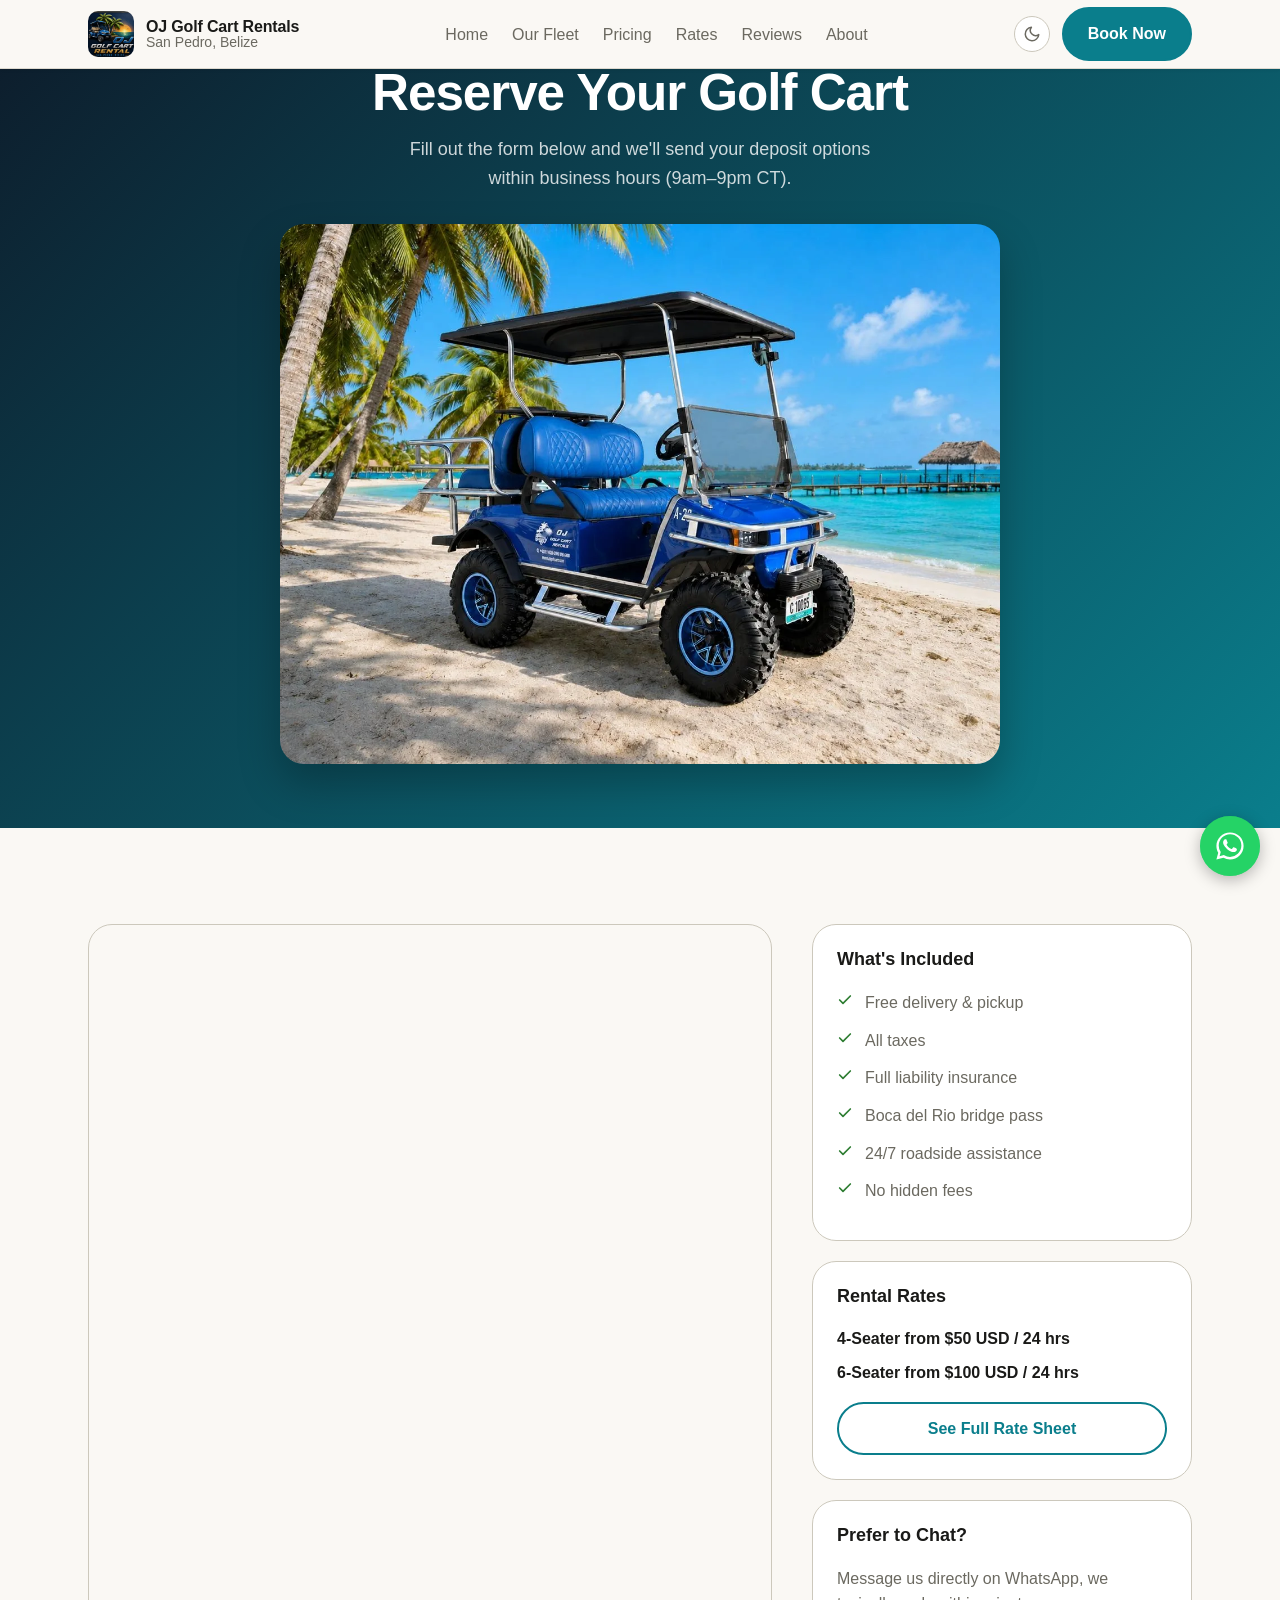
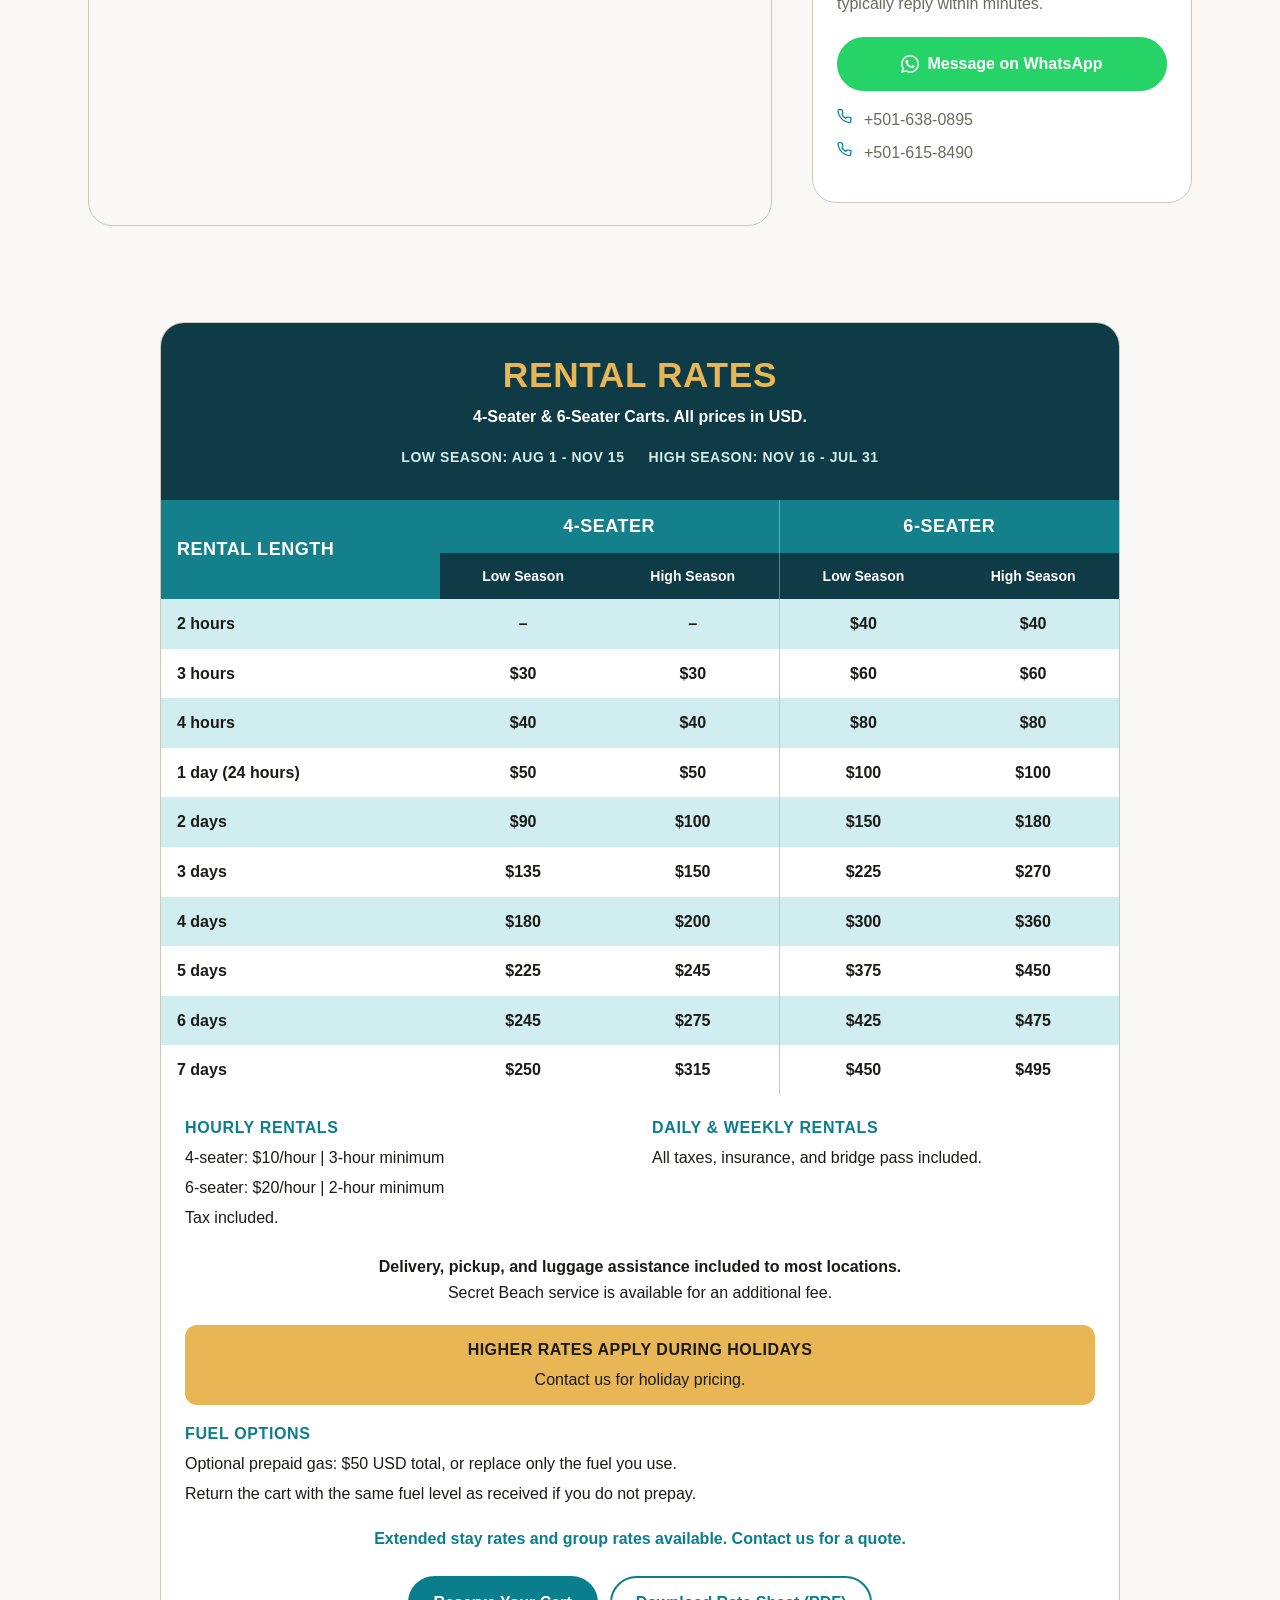
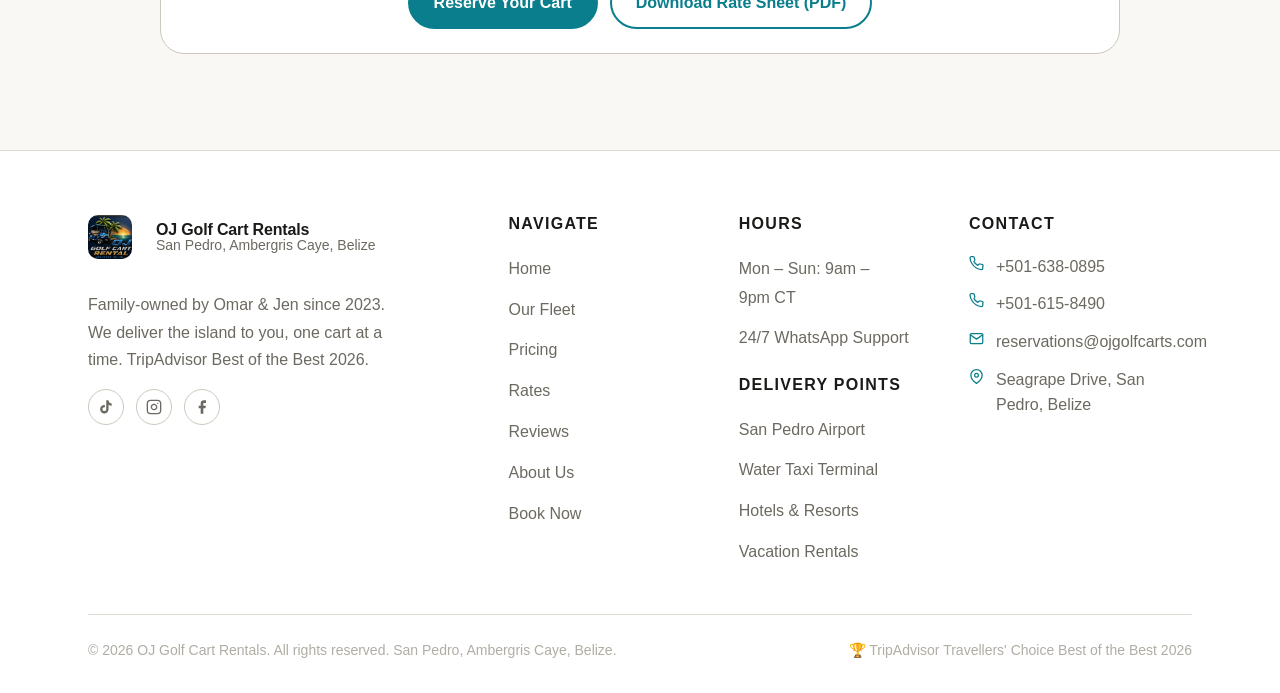
<file: book.html>
<!DOCTYPE html>
<html lang="en" data-theme="light">
<head>
  <meta charset="UTF-8" />
  <meta name="viewport" content="width=device-width, initial-scale=1.0" />

  <!-- Google Tag Manager -->
  <script>(function(w,d,s,l,i){w[l]=w[l]||[];w[l].push({'gtm.start':
  new Date().getTime(),event:'gtm.js'});var f=d.getElementsByTagName(s)[0],
  j=d.createElement(s),dl=l!='dataLayer'?'&l='+l:'';j.async=true;j.src=
  'https://www.googletagmanager.com/gtm.js?id='+i+dl;f.parentNode.insertBefore(j,f);
  })(window,document,'script','dataLayer','GTM-W9NL2V86');</script>
  <!-- End Google Tag Manager -->

  <!-- SEO Meta Tags -->
  <title>Book a Golf Cart Rental: San Pedro, Belize | OJ Golf Carts</title>
  <meta name="description" content="Book a golf cart rental in San Pedro, Belize. 4-seater from $50/day, 6-seater from $100/day. Taxes, insurance, bridge pass &amp; delivery included. Reserve online today!" />
  <link rel="canonical" href="https://www.ojgolfcarts.com/book" />

  <!-- Open Graph -->
  <meta property="og:title" content="Book a Golf Cart | OJ Golf Cart Rentals San Pedro Belize" />
  <meta property="og:description" content="Reserve your golf cart rental in San Pedro, Belize. 4-seater from $50/day · 6-seater from $100/day. Free delivery included." />
  <meta property="og:type" content="website" />
  <meta property="og:url" content="https://www.ojgolfcarts.com/book" />
  <meta property="og:image" content="https://www.ojgolfcarts.com/images/cart_birthday_wide.jpg" />

  <!-- Favicon -->
  <link rel="icon" type="image/svg+xml" href="data:image/svg+xml,<svg xmlns='http://www.w3.org/2000/svg' viewBox='0 0 32 32'><rect width='32' height='32' rx='8' fill='%230A7E8C'/><text x='16' y='23' text-anchor='middle' font-family='sans-serif' font-weight='900' font-size='18' fill='white'>OJ</text></svg>" />

  <link rel="stylesheet" href="css/base.css" />
  <link rel="stylesheet" href="css/style.css" />
<!-- Google tag (gtag.js) -->
<script async src="https://www.googletagmanager.com/gtag/js?id=AW-16804478473"></script>
<script>
  window.dataLayer = window.dataLayer || [];
  function gtag(){dataLayer.push(arguments);}
  gtag('js', new Date());
  gtag('config', 'AW-16804478473');
</script>
<!-- Conversion now fires on real booking actions (WhatsApp + Book clicks), see conversion-tracking script before </body> -->
  <style id="wa-float-style">
  #wa-float{
    position:fixed;
    right:20px;
    bottom:24px;
    z-index:900;
    width:60px;height:60px;
    background:#25D366;
    border-radius:50%;
    display:flex;align-items:center;justify-content:center;
    box-shadow:0 4px 16px rgba(0,0,0,0.28);
    transition:transform .18s ease, box-shadow .18s ease;
    -webkit-tap-highlight-color:transparent;
  }
  #wa-float:hover{transform:scale(1.08);box-shadow:0 6px 22px rgba(0,0,0,0.34);}
  #wa-float:active{transform:scale(0.96);}
  #wa-float svg{display:block;}
  /* Gentle attention pulse */
  #wa-float::before{
    content:"";position:absolute;inset:0;border-radius:50%;
    background:#25D366;opacity:.55;z-index:-1;
    animation:waPulse 2.6s ease-out infinite;
  }
  @keyframes waPulse{0%{transform:scale(1);opacity:.5;}70%{transform:scale(1.7);opacity:0;}100%{opacity:0;}}
  @media (prefers-reduced-motion: reduce){#wa-float::before{animation:none;}}
  /* Mobile: lift above the sticky "Reserve Your Cart" bottom bar so they never overlap */
  @media (max-width: 768px){
    #wa-float{width:56px;height:56px;right:16px;bottom:88px;z-index:350;}
  }
  </style>
</head>
<body>
<!-- Google Tag Manager (noscript) -->
<noscript><iframe src="https://www.googletagmanager.com/ns.html?id=GTM-W9NL2V86"
height="0" width="0" style="display:none;visibility:hidden"></iframe></noscript>
<!-- End Google Tag Manager (noscript) -->

  <!-- ======= NAVIGATION ======= -->
  <nav class="nav" role="navigation" aria-label="Main navigation">
    <div class="container">
      <div class="nav__inner">

        <!-- Logo -->
        <a href="index.html" class="nav__logo" aria-label="OJ Golf Cart Rentals - Home">
          <img src="images/oj_logo.jpg" alt="OJ Golf Cart Rental: San Pedro, Belize" width="46" height="46" style="width:46px;height:46px;object-fit:cover;border-radius:10px;display:block;" />
          <div class="nav__logo-text">
            <span class="nav__logo-name">OJ Golf Cart Rentals</span>
            <span class="nav__logo-sub">San Pedro, Belize</span>
          </div>
        </a>

        <!-- Desktop links -->
        <ul class="nav__links" role="list">
          <li><a href="index.html">Home</a></li>
          <li><a href="index.html#fleet">Our Fleet</a></li>
          <li><a href="index.html#pricing">Pricing</a></li>
          <li><a href="/rates">Rates</a></li>
          <li><a href="index.html#reviews">Reviews</a></li>
          <li><a href="about.html">About</a></li>
        </ul>

        <!-- Actions -->
        <div class="nav__actions">
          <button class="nav__toggle-theme" data-theme-toggle aria-label="Toggle dark mode">
          </button>
          <a href="book.html" class="btn btn--primary" style="display:none;display:flex;">Book Now</a>
          <button class="nav__hamburger" aria-expanded="false" aria-label="Open menu">
            <span></span><span></span><span></span>
          </button>
        </div>
      </div>
    </div>

    <!-- Mobile Drawer -->
    <div class="nav__drawer" role="dialog" aria-label="Mobile navigation">
      <a href="index.html">Home</a>
      <a href="index.html#fleet">Our Fleet</a>
      <a href="index.html#pricing">Pricing</a>
      <a href="/rates">Rates</a>
      <a href="index.html#reviews">Reviews</a>
      <a href="about.html">About Us</a>
      <div class="drawer-ctas">
        <a href="book.html" class="btn btn--primary btn--lg" style="justify-content:center;">Book Now</a>
        <a href="https://wa.me/5016380895" class="btn btn--whatsapp btn--lg" style="justify-content:center;" target="_blank" rel="noopener">
          <svg width="18" height="18" viewBox="0 0 24 24" fill="currentColor"><path d="M17.472 14.382c-.297-.149-1.758-.867-2.03-.967-.273-.099-.471-.148-.67.15-.197.297-.767.966-.94 1.164-.173.199-.347.223-.644.075-.297-.15-1.255-.463-2.39-1.475-.883-.788-1.48-1.761-1.653-2.059-.173-.297-.018-.458.13-.606.134-.133.298-.347.446-.52.149-.174.198-.298.298-.497.099-.198.05-.371-.025-.52-.075-.149-.669-1.612-.916-2.207-.242-.579-.487-.5-.669-.51-.173-.008-.371-.01-.57-.01-.198 0-.52.074-.792.372-.272.297-1.04 1.016-1.04 2.479 0 1.462 1.065 2.875 1.213 3.074.149.198 2.096 3.2 5.077 4.487.709.306 1.262.489 1.694.625.712.227 1.36.195 1.871.118.571-.085 1.758-.719 2.006-1.413.248-.694.248-1.289.173-1.413-.074-.124-.272-.198-.57-.347m-5.421 7.403h-.004a9.87 9.87 0 01-5.031-1.378l-.361-.214-3.741.982.998-3.648-.235-.374a9.86 9.86 0 01-1.51-5.26c.001-5.45 4.436-9.884 9.888-9.884 2.64 0 5.122 1.03 6.988 2.898a9.825 9.825 0 012.893 6.994c-.003 5.45-4.437 9.884-9.885 9.884m8.413-18.297A11.815 11.815 0 0012.05 0C5.495 0 .16 5.335.157 11.892c0 2.096.547 4.142 1.588 5.945L.057 24l6.305-1.654a11.882 11.882 0 005.683 1.448h.005c6.554 0 11.89-5.335 11.893-11.893a11.821 11.821 0 00-3.48-8.413z"/></svg>
          WhatsApp Us
        </a>
      </div>
    </div>
  </nav>

  <!-- ======= BOOKING HERO ======= -->
  <section class="booking-hero" aria-label="Book a golf cart">
    <div class="container">
      <h1 class="booking-hero__title">Reserve Your Golf Cart</h1>
      <p class="booking-hero__sub">Fill out the form below and we'll send your deposit options within business hours (9am–9pm CT).</p>
      <picture class="booking-hero__image">
        <source srcset="images/hero_blue_beach.webp" type="image/webp" />
        <img src="images/hero_blue_beach.jpg"
             alt="OJ Golf Cart Rentals blue 4-passenger golf cart on the beach in San Pedro, Ambergris Caye, Belize"
             loading="eager" fetchpriority="high" />
      </picture>
    </div>
  </section>

  <!-- ======= BOOKING LAYOUT ======= -->
  <section class="section" aria-label="Booking form" id="reservation-form">
    <div class="container">
      <div class="booking-layout">

        <!-- LEFT: Form Card -->
        <div class="form-card" style="padding:0;overflow:hidden;border-radius:var(--radius-2xl);background:transparent;box-shadow:none;">
          <iframe
            src="https://www.wixforms.com/f/7477885875582403641"
            title="OJ Golf Cart Rentals: Reservation Form"
            width="100%"
            height="900"
            frameborder="0"
            scrolling="yes"
            allow="geolocation"
            style="width:100%;min-height:900px;border:none;border-radius:var(--radius-2xl);display:block;"
            loading="lazy"
          ></iframe>
        </div>

        <!-- RIGHT: Booking Sidebar -->
        <aside class="booking-sidebar" aria-label="Booking information">

          <!-- What's Included -->
          <div class="sidebar-card">
            <h3 class="sidebar-card__title">What's Included</h3>
            <div class="sidebar-include">
              <svg width="16" height="16" viewBox="0 0 24 24" fill="none" stroke="currentColor" stroke-width="2.5" stroke-linecap="round" stroke-linejoin="round"><polyline points="20 6 9 17 4 12"/></svg>
              Free delivery &amp; pickup
            </div>
            <div class="sidebar-include">
              <svg width="16" height="16" viewBox="0 0 24 24" fill="none" stroke="currentColor" stroke-width="2.5" stroke-linecap="round" stroke-linejoin="round"><polyline points="20 6 9 17 4 12"/></svg>
              All taxes
            </div>
            <div class="sidebar-include">
              <svg width="16" height="16" viewBox="0 0 24 24" fill="none" stroke="currentColor" stroke-width="2.5" stroke-linecap="round" stroke-linejoin="round"><polyline points="20 6 9 17 4 12"/></svg>
              Full liability insurance
            </div>
            <div class="sidebar-include">
              <svg width="16" height="16" viewBox="0 0 24 24" fill="none" stroke="currentColor" stroke-width="2.5" stroke-linecap="round" stroke-linejoin="round"><polyline points="20 6 9 17 4 12"/></svg>
              Boca del Rio bridge pass
            </div>
            <div class="sidebar-include">
              <svg width="16" height="16" viewBox="0 0 24 24" fill="none" stroke="currentColor" stroke-width="2.5" stroke-linecap="round" stroke-linejoin="round"><polyline points="20 6 9 17 4 12"/></svg>
              24/7 roadside assistance
            </div>
            <div class="sidebar-include">
              <svg width="16" height="16" viewBox="0 0 24 24" fill="none" stroke="currentColor" stroke-width="2.5" stroke-linecap="round" stroke-linejoin="round"><polyline points="20 6 9 17 4 12"/></svg>
              No hidden fees
            </div>
          </div>

          <!-- Rates link -->
          <div class="sidebar-card">
            <h3 class="sidebar-card__title">Rental Rates</h3>
            <p style="font-size:var(--text-sm);color:var(--color-text);font-weight:600;margin-bottom:var(--space-2);">4-Seater from $50 USD / 24 hrs</p>
            <p style="font-size:var(--text-sm);color:var(--color-text);font-weight:600;margin-bottom:var(--space-4);">6-Seater from $100 USD / 24 hrs</p>
            <a href="#rates" class="btn btn--outline" style="width:100%;justify-content:center;">See Full Rate Sheet</a>
          </div>

          <!-- Prefer to Chat -->
          <div class="sidebar-card">
            <h3 class="sidebar-card__title">Prefer to Chat?</h3>
            <p style="font-size:var(--text-sm);color:var(--color-text-muted);margin-bottom:var(--space-5);">Message us directly on WhatsApp, we typically reply within minutes.</p>
            <a href="https://wa.me/5016380895" class="btn btn--whatsapp" style="width:100%;justify-content:center;margin-bottom:var(--space-4);" target="_blank" rel="noopener">
              <svg width="18" height="18" viewBox="0 0 24 24" fill="currentColor"><path d="M17.472 14.382c-.297-.149-1.758-.867-2.03-.967-.273-.099-.471-.148-.67.15-.197.297-.767.966-.94 1.164-.173.199-.347.223-.644.075-.297-.15-1.255-.463-2.39-1.475-.883-.788-1.48-1.761-1.653-2.059-.173-.297-.018-.458.13-.606.134-.133.298-.347.446-.52.149-.174.198-.298.298-.497.099-.198.05-.371-.025-.52-.075-.149-.669-1.612-.916-2.207-.242-.579-.487-.5-.669-.51-.173-.008-.371-.01-.57-.01-.198 0-.52.074-.792.372-.272.297-1.04 1.016-1.04 2.479 0 1.462 1.065 2.875 1.213 3.074.149.198 2.096 3.2 5.077 4.487.709.306 1.262.489 1.694.625.712.227 1.36.195 1.871.118.571-.085 1.758-.719 2.006-1.413.248-.694.248-1.289.173-1.413-.074-.124-.272-.198-.57-.347m-5.421 7.403h-.004a9.87 9.87 0 01-5.031-1.378l-.361-.214-3.741.982.998-3.648-.235-.374a9.86 9.86 0 01-1.51-5.26c.001-5.45 4.436-9.884 9.888-9.884 2.64 0 5.122 1.03 6.988 2.898a9.825 9.825 0 012.893 6.994c-.003 5.45-4.437 9.884-9.885 9.884m8.413-18.297A11.815 11.815 0 0012.05 0C5.495 0 .16 5.335.157 11.892c0 2.096.547 4.142 1.588 5.945L.057 24l6.305-1.654a11.882 11.882 0 005.683 1.448h.005c6.554 0 11.89-5.335 11.893-11.893a11.821 11.821 0 00-3.48-8.413z"/></svg>
              Message on WhatsApp
            </a>
            <a href="tel:+5016380895" class="footer__contact-item" style="margin-bottom:var(--space-2);">
              <svg width="15" height="15" viewBox="0 0 24 24" fill="none" stroke="currentColor" stroke-width="2" stroke-linecap="round" stroke-linejoin="round"><path d="M22 16.92v3a2 2 0 0 1-2.18 2 19.79 19.79 0 0 1-8.63-3.07A19.5 19.5 0 0 1 4.69 12a19.79 19.79 0 0 1-3.07-8.67A2 2 0 0 1 3.56 1.18h3a2 2 0 0 1 2 1.72c.127.96.361 1.903.7 2.81a2 2 0 0 1-.45 2.11L7.91 8.92a16 16 0 0 0 6.15 6.15l1.81-1.81a2 2 0 0 1 2.11-.45c.907.339 1.85.573 2.81.7a2 2 0 0 1 1.72 2.02z"/></svg>
              +501-638-0895
            </a>
            <a href="tel:+5016158490" class="footer__contact-item">
              <svg width="15" height="15" viewBox="0 0 24 24" fill="none" stroke="currentColor" stroke-width="2" stroke-linecap="round" stroke-linejoin="round"><path d="M22 16.92v3a2 2 0 0 1-2.18 2 19.79 19.79 0 0 1-8.63-3.07A19.5 19.5 0 0 1 4.69 12a19.79 19.79 0 0 1-3.07-8.67A2 2 0 0 1 3.56 1.18h3a2 2 0 0 1 2 1.72c.127.96.361 1.903.7 2.81a2 2 0 0 1-.45 2.11L7.91 8.92a16 16 0 0 0 6.15 6.15l1.81-1.81a2 2 0 0 1 2.11-.45c.907.339 1.85.573 2.81.7a2 2 0 0 1 1.72 2.02z"/></svg>
              +501-615-8490
            </a>
          </div>

        </aside>
      </div>
    </div>
  </section>

  <!-- ======= RENTAL RATES ======= -->
  <section class="section rates-section rates-section--after" id="rates" aria-labelledby="rates-title">
    <div class="container">
      <div class="rates-card">
        <div class="rates-card__head">
          <h2 class="rates-card__title" id="rates-title">Rental Rates</h2>
          <p class="rates-card__sub">4-Seater &amp; 6-Seater Carts. All prices in USD.</p>
          <p class="rates-card__seasons"><span>Low Season: Aug 1 - Nov 15</span><span>High Season: Nov 16 - Jul 31</span></p>
        </div>
        <div class="rates-table-wrap" tabindex="0" role="region" aria-label="Rental rates table, scroll sideways on small screens">
          <table class="rates-table">
            <thead>
              <tr><th scope="col" rowspan="2" class="rates-table__corner">Rental Length</th><th scope="colgroup" colspan="2">4-Seater</th><th scope="colgroup" colspan="2" class="rates-table__group">6-Seater</th></tr>
              <tr class="rates-table__sub"><th scope="col">Low Season</th><th scope="col">High Season</th><th scope="col" class="rates-table__group">Low Season</th><th scope="col">High Season</th></tr>
            </thead>
            <tbody>
              <tr><th scope="row">2 hours</th><td>–</td><td>–</td><td class="rates-table__group">$40</td><td>$40</td></tr>
              <tr><th scope="row">3 hours</th><td>$30</td><td>$30</td><td class="rates-table__group">$60</td><td>$60</td></tr>
              <tr><th scope="row">4 hours</th><td>$40</td><td>$40</td><td class="rates-table__group">$80</td><td>$80</td></tr>
              <tr><th scope="row">1 day (24 hours)</th><td>$50</td><td>$50</td><td class="rates-table__group">$100</td><td>$100</td></tr>
              <tr><th scope="row">2 days</th><td>$90</td><td>$100</td><td class="rates-table__group">$150</td><td>$180</td></tr>
              <tr><th scope="row">3 days</th><td>$135</td><td>$150</td><td class="rates-table__group">$225</td><td>$270</td></tr>
              <tr><th scope="row">4 days</th><td>$180</td><td>$200</td><td class="rates-table__group">$300</td><td>$360</td></tr>
              <tr><th scope="row">5 days</th><td>$225</td><td>$245</td><td class="rates-table__group">$375</td><td>$450</td></tr>
              <tr><th scope="row">6 days</th><td>$245</td><td>$275</td><td class="rates-table__group">$425</td><td>$475</td></tr>
              <tr><th scope="row">7 days</th><td>$250</td><td>$315</td><td class="rates-table__group">$450</td><td>$495</td></tr>
            </tbody>
          </table>
        </div>
        <div class="rates-notes">
          <div>
            <h3 class="rates-notes__title">Hourly Rentals</h3>
            <p>4-seater: $10/hour | 3-hour minimum</p>
            <p>6-seater: $20/hour | 2-hour minimum</p>
            <p>Tax included.</p>
          </div>
          <div>
            <h3 class="rates-notes__title">Daily &amp; Weekly Rentals</h3>
            <p>All taxes, insurance, and bridge pass included.</p>
          </div>
        </div>
        <p class="rates-card__delivery"><strong>Delivery, pickup, and luggage assistance included to most locations.</strong><br />Secret Beach service is available for an additional fee.</p>
        <div class="rates-holiday"><strong>Higher rates apply during holidays</strong><span>Contact us for holiday pricing.</span></div>
        <div class="rates-notes__fuel">
          <h3 class="rates-notes__title">Fuel Options</h3>
          <p>Optional prepaid gas: $50 USD total, or replace only the fuel you use.</p>
          <p>Return the cart with the same fuel level as received if you do not prepay.</p>
        </div>
        <p class="rates-card__extended">Extended stay rates and group rates available. Contact us for a quote.</p>
        <div class="rates-card__actions">
          <a href="#reservation-form" class="btn btn--primary">Reserve Your Cart</a>
          <a href="/docs/oj-golf-cart-rental-rates.pdf" class="btn btn--outline" target="_blank" rel="noopener">Download Rate Sheet (PDF)</a>
        </div>
      </div>
    </div>
  </section>

  <!-- ======= FOOTER ======= -->
  <footer class="footer" role="contentinfo">
    <div class="container">
      <div class="footer__grid">
        <div>
          <a href="index.html" class="nav__logo" style="margin-bottom:var(--space-4);display:inline-flex;">
            <img src="images/oj_logo.jpg" alt="OJ Golf Cart Rental logo" width="44" height="44" style="width:44px;height:44px;object-fit:cover;border-radius:10px;display:block;" />
            <div class="nav__logo-text" style="margin-left:var(--space-3)">
              <span class="nav__logo-name">OJ Golf Cart Rentals</span>
              <span class="nav__logo-sub">San Pedro, Ambergris Caye, Belize</span>
            </div>
          </a>
          <p class="footer__brand-desc">Family-owned by Omar &amp; Jen since 2023. We deliver the island to you, one cart at a time. TripAdvisor Best of the Best 2026.</p>
          <div class="footer__socials">
            <a href="https://www.tiktok.com/@ojgolfcartrentals" class="footer__social-link" aria-label="TikTok" target="_blank" rel="noopener">
              <svg width="16" height="16" viewBox="0 0 24 24" fill="currentColor"><path d="M19.59 6.69a4.83 4.83 0 0 1-3.77-4.25V2h-3.45v13.67a2.89 2.89 0 0 1-2.88 2.5 2.89 2.89 0 0 1-2.89-2.89 2.89 2.89 0 0 1 2.89-2.89c.28 0 .54.04.79.1V9.01a6.33 6.33 0 0 0-.79-.05 6.34 6.34 0 0 0-6.34 6.34 6.34 6.34 0 0 0 6.34 6.34 6.34 6.34 0 0 0 6.33-6.34V8.69a8.16 8.16 0 0 0 4.77 1.52V6.75a4.85 4.85 0 0 1-1-.06z"/></svg>
            </a>
            <a href="https://www.instagram.com/ojgolfcartrentals" class="footer__social-link" aria-label="Instagram" target="_blank" rel="noopener">
              <svg width="16" height="16" viewBox="0 0 24 24" fill="none" stroke="currentColor" stroke-width="2" stroke-linecap="round" stroke-linejoin="round"><rect x="2" y="2" width="20" height="20" rx="5" ry="5"/><path d="M16 11.37A4 4 0 1 1 12.63 8 4 4 0 0 1 16 11.37z"/><line x1="17.5" y1="6.5" x2="17.51" y2="6.5"/></svg>
            </a>
            <a href="https://www.facebook.com/people/OJ-Golf-Cart-Rentals/61574974177009/" class="footer__social-link" aria-label="Facebook" target="_blank" rel="noopener">
              <svg width="16" height="16" viewBox="0 0 24 24" fill="currentColor"><path d="M18 2h-3a5 5 0 0 0-5 5v3H7v4h3v8h4v-8h3l1-4h-4V7a1 1 0 0 1 1-1h3z"/></svg>
            </a>
          </div>
        </div>
        <div>
          <h3 class="footer__col-title">Navigate</h3>
          <ul class="footer__links">
            <li><a href="index.html">Home</a></li>
            <li><a href="index.html#fleet">Our Fleet</a></li>
            <li><a href="index.html#pricing">Pricing</a></li>
          <li><a href="/rates">Rates</a></li>
            <li><a href="index.html#reviews">Reviews</a></li>
            <li><a href="about.html">About Us</a></li>
            <li><a href="book.html">Book Now</a></li>
          </ul>
        </div>
        <div>
          <h3 class="footer__col-title">Hours</h3>
          <ul class="footer__links">
            <li><a href="#">Mon – Sun: 9am – 9pm CT</a></li>
            <li><a href="https://wa.me/5016380895" target="_blank" rel="noopener">24/7 WhatsApp Support</a></li>
          </ul>
          <h3 class="footer__col-title" style="margin-top:var(--space-6)">Delivery Points</h3>
          <ul class="footer__links">
            <li><a href="#">San Pedro Airport</a></li>
            <li><a href="#">Water Taxi Terminal</a></li>
            <li><a href="#">Hotels &amp; Resorts</a></li>
            <li><a href="#">Vacation Rentals</a></li>
          </ul>
        </div>
        <div>
          <h3 class="footer__col-title">Contact</h3>
          <a href="tel:+5016380895" class="footer__contact-item">
            <svg width="15" height="15" viewBox="0 0 24 24" fill="none" stroke="currentColor" stroke-width="2" stroke-linecap="round" stroke-linejoin="round"><path d="M22 16.92v3a2 2 0 0 1-2.18 2 19.79 19.79 0 0 1-8.63-3.07A19.5 19.5 0 0 1 4.69 12a19.79 19.79 0 0 1-3.07-8.67A2 2 0 0 1 3.56 1.18h3a2 2 0 0 1 2 1.72c.127.96.361 1.903.7 2.81a2 2 0 0 1-.45 2.11L7.91 8.92a16 16 0 0 0 6.15 6.15l1.81-1.81a2 2 0 0 1 2.11-.45c.907.339 1.85.573 2.81.7a2 2 0 0 1 1.72 2.02z"/></svg>
            +501-638-0895
          </a>
          <a href="tel:+5016158490" class="footer__contact-item">
            <svg width="15" height="15" viewBox="0 0 24 24" fill="none" stroke="currentColor" stroke-width="2" stroke-linecap="round" stroke-linejoin="round"><path d="M22 16.92v3a2 2 0 0 1-2.18 2 19.79 19.79 0 0 1-8.63-3.07A19.5 19.5 0 0 1 4.69 12a19.79 19.79 0 0 1-3.07-8.67A2 2 0 0 1 3.56 1.18h3a2 2 0 0 1 2 1.72c.127.96.361 1.903.7 2.81a2 2 0 0 1-.45 2.11L7.91 8.92a16 16 0 0 0 6.15 6.15l1.81-1.81a2 2 0 0 1 2.11-.45c.907.339 1.85.573 2.81.7a2 2 0 0 1 1.72 2.02z"/></svg>
            +501-615-8490
          </a>
          <a href="mailto:reservations@ojgolfcarts.com" class="footer__contact-item">
            <svg width="15" height="15" viewBox="0 0 24 24" fill="none" stroke="currentColor" stroke-width="2" stroke-linecap="round" stroke-linejoin="round"><path d="M4 4h16c1.1 0 2 .9 2 2v12c0 1.1-.9 2-2 2H4c-1.1 0-2-.9-2-2V6c0-1.1.9-2 2-2z"/><polyline points="22,6 12,13 2,6"/></svg>
            reservations@ojgolfcarts.com
          </a>
          <a href="https://maps.google.com/?q=Seagrape+Drive+San+Pedro+Belize" class="footer__contact-item" target="_blank" rel="noopener">
            <svg width="15" height="15" viewBox="0 0 24 24" fill="none" stroke="currentColor" stroke-width="2" stroke-linecap="round" stroke-linejoin="round"><path d="M21 10c0 7-9 13-9 13s-9-6-9-13a9 9 0 0 1 18 0z"/><circle cx="12" cy="10" r="3"/></svg>
            Seagrape Drive, San Pedro, Belize
          </a>
        </div>
      </div>
      <div class="footer__bottom">
        <p class="footer__copy">© 2026 OJ Golf Cart Rentals. All rights reserved. San Pedro, Ambergris Caye, Belize.</p>
        <p class="footer__copy">🏆 TripAdvisor Travellers' Choice Best of the Best 2026</p>
      </div>
    </div>
  </footer>

  <script src="js/main.js?v=2"></script>
<script data-pplx-inline-edit>
(function () {
  if (window === window.top) return;

  const allowedParentOrigins = ["https://www.perplexity.ai","https://perplexity.ai","https://testing.perplexity.ai","https://staging.perplexity.ai","https://*.preview.i.perplexity.ai","http://localhost:3000","http://127.0.0.1:3000","http://localhost:5173","http://127.0.0.1:5173"];
  const MAX_FONT_BYTES = 500 * 1024;
  const MAX_TOTAL_FONT_BYTES = 2 * 1024 * 1024;
  let scrollForwarding = false;
  let scrollRaf = 0;
  let trustedTopOrigin = null;

  // Allow entries like "https://*.preview.i.perplexity.ai" — the wildcard
  // matches a single DNS label (no dots), so "https://*.foo" cannot stretch
  // across multiple labels.
  function matchesAllowedOrigin(origin) {
    if (!origin) return false;
    for (const entry of allowedParentOrigins) {
      if (!entry.includes("*")) {
        if (entry === origin) return true;
        continue;
      }
      const pattern = new RegExp(
        "^" +
          entry.replace(/[.+?^${}()|[\]\\]/g, "\\$&").replace(/\*/g, "[^.]+") +
          "$",
      );
      if (pattern.test(origin)) return true;
    }
    return false;
  }

  // Trust decision: when the sender is same-origin-visible (event.origin is a
  // real origin like https://www.perplexity.ai) we trust event.origin directly.
  // When event.origin is "null" (opaque broker srcdoc), we fall back to the
  // broker's stamped `parentOrigin` to identify the top window. The fallback
  // is claim-only — we rely on the browser's native `targetOrigin` enforcement
  // on the response path (see postToTrustedTop) to ensure replies can't be
  // delivered to anyone but the actual top window of that claimed origin.
  function getTrustedParentOrigin(event) {
    const forwardedParentOrigin =
      typeof event.data.parentOrigin === "string" ? event.data.parentOrigin : null;
    const parentOrigin = event.origin === "null" ? forwardedParentOrigin : event.origin;
    return matchesAllowedOrigin(parentOrigin) ? parentOrigin : null;
  }

  // All responses go to window.top with targetOrigin = the allowlisted origin.
  // An attacker that iframes us inside their own null-origin broker can claim
  // any parentOrigin they like, but the browser will drop the reply whenever
  // the real top's origin doesn't match — so the screenshot never leaves.
  function postToTrustedTop(message) {
    if (!trustedTopOrigin) return;
    try {
      window.top.postMessage(message, trustedTopOrigin);
    } catch (_error) {}
  }

  function inlineAll(original, clone) {
    if (original.nodeType !== 1 || clone.nodeType !== 1) return;

    try {
      const computedStyle = getComputedStyle(original);
      // cssText on a computed style is the serialized declaration in modern
      // Chromium/Safari — a single read beats enumerating ~400 longhand
      // properties. Firefox returns "" here, so we fall back on empty.
      const serialized = computedStyle.cssText;
      if (serialized) {
        clone.style.cssText = serialized;
      } else {
        const parts = new Array(computedStyle.length);
        for (let index = 0; index < computedStyle.length; index += 1) {
          const property = computedStyle[index];
          parts[index] = `${property}:${computedStyle.getPropertyValue(property)};`;
        }
        clone.style.cssText = parts.join("");
      }
    } catch (_error) {}

    const originalChildren = original.children;
    const clonedChildren = clone.children;
    for (
      let index = 0;
      index < originalChildren.length && index < clonedChildren.length;
      index += 1
    ) {
      inlineAll(originalChildren[index], clonedChildren[index]);
    }
  }

  function extractFontUrl(srcValue) {
    const matches = [
      ...srcValue.matchAll(
        /url\(["']?([^"')]+)["']?\)(?:\s*format\(["']?([^"')]+)["']?\))?/gi,
      ),
    ];
    if (matches.length === 0) return null;
    const woff2 = matches.find((m) => m[2] && m[2].toLowerCase().includes("woff2"));
    if (woff2) return woff2[1];
    const woff = matches.find((m) => m[2] && m[2].toLowerCase().includes("woff"));
    if (woff) return woff[1];
    return matches[0][1];
  }

  // Cache resolved font URL -> data URI across captures. Fonts on a page
  // essentially never change, and a batch run emits multiple captures back to
  // back — without this we'd refetch + re-base64 every time.
  const fontDataUriCache = new Map();
  const SRC_DECLARATION_RE = /src\s*:\s*[^;}]+/i;

  async function fetchAsDataUri(url) {
    if (fontDataUriCache.has(url)) return fontDataUriCache.get(url);
    let dataUri = null;
    try {
      const response = await fetch(url, { mode: "cors", credentials: "omit" });
      if (response.ok) {
        const blob = await response.blob();
        if (blob.size <= MAX_FONT_BYTES) {
          dataUri = await new Promise((resolve) => {
            const reader = new FileReader();
            reader.onloadend = () =>
              resolve(typeof reader.result === "string" ? reader.result : null);
            reader.onerror = () => resolve(null);
            reader.readAsDataURL(blob);
          });
        }
      }
    } catch (_error) {
      dataUri = null;
    }
    fontDataUriCache.set(url, dataUri);
    return dataUri;
  }

  function collectFontFaceRuleTexts() {
    const rules = [];
    for (const sheet of document.styleSheets) {
      let cssRules;
      try {
        cssRules = sheet.cssRules;
      } catch (_error) {
        continue;
      }
      if (!cssRules) continue;
      for (const rule of cssRules) {
        const cssText = rule.cssText || "";
        if (cssText.startsWith("@font-face")) rules.push(cssText);
      }
    }
    return rules;
  }

  async function buildInlinedFontCss() {
    const ruleTexts = collectFontFaceRuleTexts();
    if (ruleTexts.length === 0) return null;

    const resolved = ruleTexts.map((cssText) => {
      if (!SRC_DECLARATION_RE.test(cssText)) return null;
      const srcMatch = cssText.match(/src\s*:\s*([^;}]+)[;}]/i);
      if (!srcMatch) return null;
      const url = extractFontUrl(srcMatch[1]);
      if (!url) return null;
      try {
        return { cssText, url: new URL(url, document.baseURI).href };
      } catch (_error) {
        return null;
      }
    });

    const dataUris = await Promise.all(
      resolved.map((entry) => (entry ? fetchAsDataUri(entry.url) : Promise.resolve(null))),
    );

    const inlined = [];
    let totalBytes = 0;
    for (let index = 0; index < resolved.length; index += 1) {
      const entry = resolved[index];
      const dataUri = dataUris[index];
      if (!entry || !dataUri) continue;
      const approxBytes = dataUri.length * 0.75;
      if (totalBytes + approxBytes > MAX_TOTAL_FONT_BYTES) break;
      totalBytes += approxBytes;
      inlined.push(entry.cssText.replace(SRC_DECLARATION_RE, `src: url("${dataUri}")`));
    }
    return inlined.length > 0 ? inlined.join("\n") : null;
  }

  function stripExternal(clone) {
    const images = clone.querySelectorAll("img");
    for (let index = 0; index < images.length; index += 1) {
      const src = images[index].getAttribute("src");
      if (src && !src.startsWith("data:")) images[index].removeAttribute("src");
    }

    const elements = clone.querySelectorAll("*");
    for (let index = 0; index < elements.length; index += 1) {
      const style = elements[index].style.cssText;
      if (style && style.includes("url(")) {
        elements[index].style.cssText = style.replace(
          /url\(["']?(?!data:)[^)"']*["']?\)/gi,
          "none",
        );
      }
    }
  }

  function emitScroll() {
    scrollRaf = 0;
    if (!scrollForwarding) return;
    postToTrustedTop({
      type: "INLINE_EDIT_SCROLL",
      scrollX: window.scrollX,
      scrollY: window.scrollY,
    });
  }

  window.addEventListener(
    "scroll",
    function () {
      if (!scrollForwarding || scrollRaf) return;
      scrollRaf = requestAnimationFrame(emitScroll);
    },
    { passive: true, capture: true },
  );

  async function handleCaptureRequest(event) {
    const requestId = event.data.requestId;
    const scrollX = window.scrollX;
    const scrollY = window.scrollY;
    const width = window.innerWidth;
    const height = window.innerHeight;

    function postResult(dataUrl) {
      postToTrustedTop({
        type: "INLINE_EDIT_SCREENSHOT_RESULT",
        requestId,
        dataUrl,
        scrollX,
        scrollY,
      });
    }

    try {
      // Wait for any pending web fonts to resolve so both inline metrics and
      // the @font-face inlining below see the same loaded faces.
      if (document.fonts && document.fonts.ready) {
        try {
          await document.fonts.ready;
        } catch (_error) {}
      }

      const clone = document.documentElement.cloneNode(true);
      inlineAll(document.documentElement, clone);

      const removedNodes = clone.querySelectorAll("script,link[rel=\"stylesheet\"],style");
      for (let index = 0; index < removedNodes.length; index += 1) {
        removedNodes[index].remove();
      }

      stripExternal(clone);

      // Re-embed web fonts as data-URI @font-face rules so the SVG rasterizer
      // can resolve them — external font URLs aren't fetched during
      // foreignObject rendering, which would otherwise force a fallback face
      // and change text metrics.
      const inlinedFontCss = await buildInlinedFontCss();
      if (inlinedFontCss) {
        const styleEl = document.createElement("style");
        styleEl.textContent = inlinedFontCss;
        const head = clone.querySelector("head");
        if (head) head.appendChild(styleEl);
        else clone.insertBefore(styleEl, clone.firstChild);
      }

      const html = new XMLSerializer().serializeToString(clone);
      const svg =
        `<svg xmlns="http://www.w3.org/2000/svg" width="${width}" height="${height}">` +
        '<foreignObject width="100%" height="100%">' +
        `<div xmlns="http://www.w3.org/1999/xhtml" style="width:${width}px;height:${height}px;overflow:hidden">` +
        `<div style="position:relative;left:-${scrollX}px;top:-${scrollY}px">` +
        html +
        "</div></div></foreignObject></svg>";
      const svgUrl = `data:image/svg+xml;charset=utf-8,${encodeURIComponent(svg)}`;
      const image = new Image();
      image.onload = function () {
        const canvas = document.createElement("canvas");
        canvas.width = width;
        canvas.height = height;
        canvas.getContext("2d").drawImage(image, 0, 0);
        postResult(canvas.toDataURL("image/png"));
      };
      image.onerror = function () {
        postResult(null);
      };
      image.src = svgUrl;
    } catch (_error) {
      postResult(null);
    }
  }

  window.addEventListener("message", function (event) {
    if (!event.data) return;
    // Only accept messages from the direct parent frame. Blocks sibling /
    // unrelated-window postMessage senders that could otherwise reach us.
    if (event.source !== window.parent) return;

    const trustedParentOrigin = getTrustedParentOrigin(event);
    if (!trustedParentOrigin) return;
    trustedTopOrigin = trustedParentOrigin;

    if (event.data.type === "INLINE_EDIT_SCROLL_START") {
      scrollForwarding = true;
      emitScroll();
      return;
    }

    if (event.data.type === "INLINE_EDIT_SCROLL_STOP") {
      scrollForwarding = false;
      if (scrollRaf) cancelAnimationFrame(scrollRaf);
      scrollRaf = 0;
      return;
    }

    if (event.data.type !== "INLINE_EDIT_CAPTURE_REQUEST") return;

    handleCaptureRequest(event);
  });
})();


</script>  <!-- ===== FLOATING WHATSAPP CHAT BUTTON ===== -->
  <a href="https://wa.me/5016380895?text=Hi%20OJ%20Golf%20Cart%20Rentals!%20I%27d%20like%20to%20ask%20about%20renting%20a%20cart."
     id="wa-float"
     target="_blank" rel="noopener"
     aria-label="Chat with us on WhatsApp"
     title="Chat with us on WhatsApp">
    <svg viewBox="0 0 32 32" width="34" height="34" aria-hidden="true" focusable="false">
      <path fill="#ffffff" d="M16.003 3.2c-7.06 0-12.8 5.74-12.8 12.8 0 2.257.593 4.463 1.72 6.405L3.2 28.8l6.57-1.717a12.74 12.74 0 0 0 6.23 1.62h.005c7.06 0 12.8-5.74 12.8-12.8 0-3.42-1.332-6.635-3.75-9.053A12.72 12.72 0 0 0 16.003 3.2zm0 23.04h-.004a10.6 10.6 0 0 1-5.4-1.48l-.387-.23-4.003 1.046 1.068-3.9-.253-.4a10.56 10.56 0 0 1-1.62-5.646c0-5.867 4.774-10.64 10.645-10.64 2.843 0 5.514 1.108 7.522 3.118a10.56 10.56 0 0 1 3.116 7.526c0 5.867-4.774 10.64-10.646 10.64zm5.84-7.968c-.32-.16-1.893-.934-2.186-1.04-.293-.107-.507-.16-.72.16-.213.32-.826 1.04-1.013 1.253-.187.213-.373.24-.693.08-.32-.16-1.35-.498-2.573-1.588-.95-.848-1.592-1.895-1.779-2.215-.186-.32-.02-.492.14-.652.144-.143.32-.373.48-.56.16-.187.213-.32.32-.533.107-.213.053-.4-.027-.56-.08-.16-.72-1.735-.986-2.375-.26-.624-.523-.54-.72-.55l-.613-.01c-.213 0-.56.08-.853.4-.293.32-1.12 1.094-1.12 2.669 0 1.575 1.146 3.097 1.306 3.31.16.213 2.253 3.44 5.46 4.826.763.33 1.358.527 1.822.674.766.244 1.463.21 2.014.127.614-.092 1.893-.774 2.16-1.521.267-.747.267-1.388.187-1.521-.08-.134-.293-.214-.613-.374z"/>
    </svg>
  </a>
<!-- OJ Google Ads conversion tracking: fires on real booking actions (WhatsApp + Book/Reserve clicks + booking form submit) -->
<script id="oj-conv-tracking">
(function(){
  var CONV = {'send_to':'AW-16804478473/brR4CJOt-_IZEIn8_8w-'};
  var fired = false;
  function fireConversion(){
    if (fired) return;              // avoid double-counting within a single interaction
    fired = true;
    setTimeout(function(){ fired = false; }, 1500); // allow later distinct interactions to count
    if (typeof gtag === 'function'){ gtag('event','conversion', CONV); }
  }
  function isBookLink(el){
    var href = (el.getAttribute && el.getAttribute('href')) || '';
    return /book\.html/i.test(href);
  }
  function isWhatsApp(el){
    var href = (el.getAttribute && el.getAttribute('href')) || '';
    return /wa\.me\/5016380895/i.test(href);
  }
  document.addEventListener('click', function(e){
    var el = e.target;
    // walk up to nearest anchor/button
    while (el && el !== document.body){
      if (el.tagName === 'A' || el.tagName === 'BUTTON'){
        if (isWhatsApp(el) || isBookLink(el)){ fireConversion(); }
        return;
      }
      el = el.parentNode;
    }
  }, true);
  // Booking form submission on book.html counts as a conversion
  document.addEventListener('submit', function(e){
    var form = e.target;
    if (form && form.tagName === 'FORM'){
      if (/book|reserv/i.test(form.id + ' ' + (form.getAttribute('name')||'') + ' ' + (form.getAttribute('action')||''))){
        fireConversion();
      }
    }
  }, true);
})();
</script>
</body>
</html>
</file>
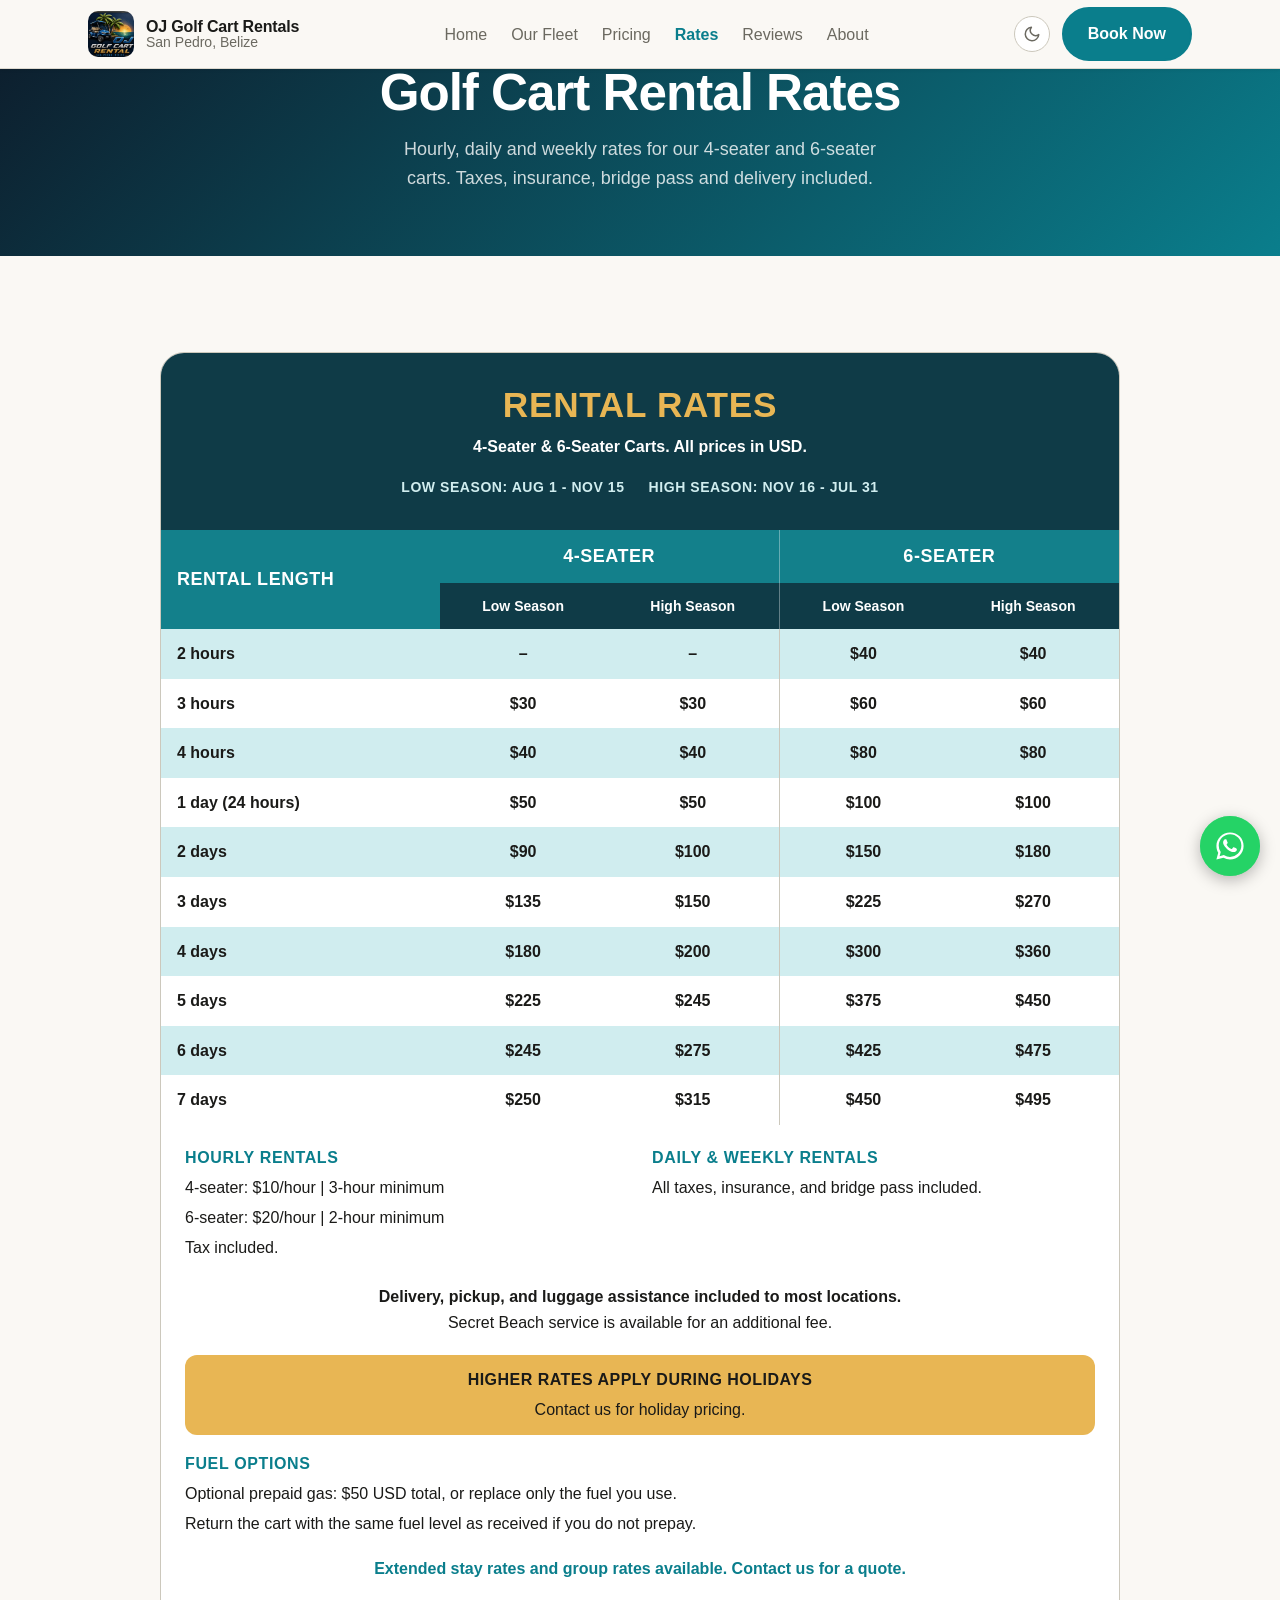
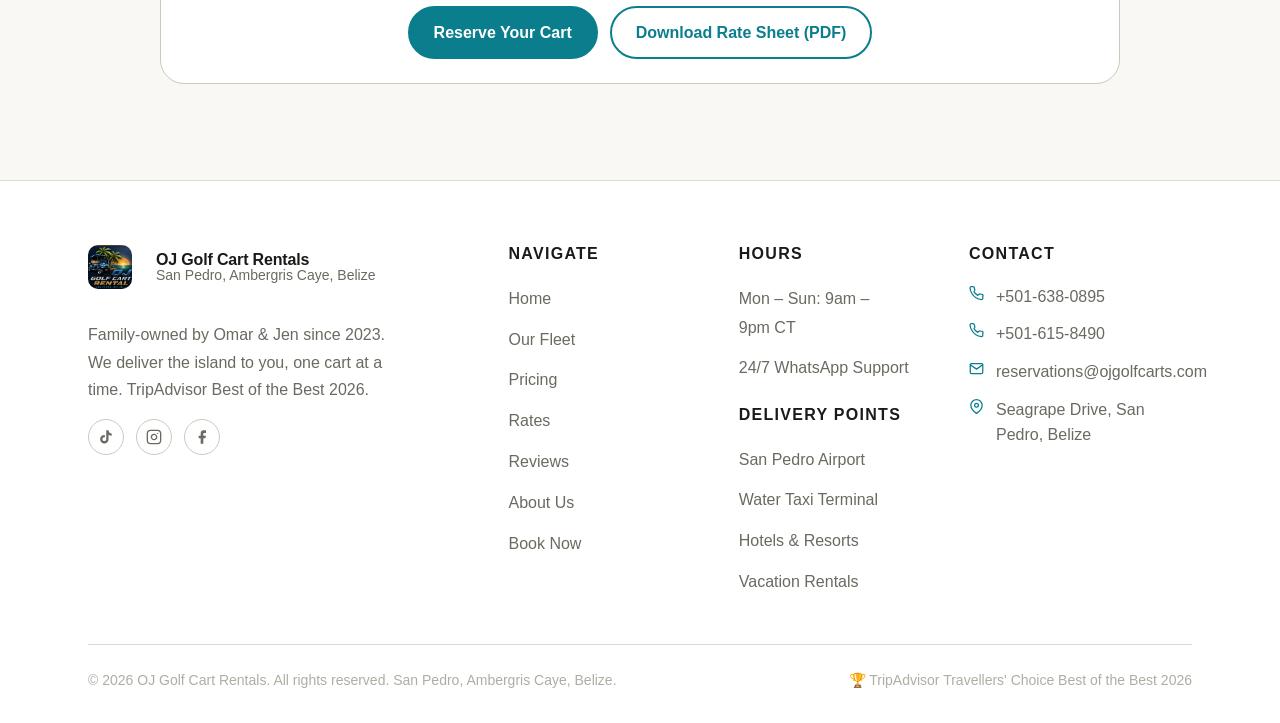
<file: rates.html>
<!DOCTYPE html>
<html lang="en" data-theme="light">
<head>
  <meta charset="UTF-8" />
  <meta name="viewport" content="width=device-width, initial-scale=1.0" />

  <!-- Google Tag Manager -->
  <script>(function(w,d,s,l,i){w[l]=w[l]||[];w[l].push({'gtm.start':
  new Date().getTime(),event:'gtm.js'});var f=d.getElementsByTagName(s)[0],
  j=d.createElement(s),dl=l!='dataLayer'?'&l='+l:'';j.async=true;j.src=
  'https://www.googletagmanager.com/gtm.js?id='+i+dl;f.parentNode.insertBefore(j,f);
  })(window,document,'script','dataLayer','GTM-W9NL2V86');</script>
  <!-- End Google Tag Manager -->

  <!-- SEO Meta Tags -->
  <title>Golf Cart Rental Rates: San Pedro, Belize | OJ Golf Carts</title>
  <meta name="description" content="Golf cart rental rates in San Pedro, Belize. Hourly, daily and weekly prices for 4-seater and 6-seater carts, low and high season. Taxes, insurance &amp; bridge pass included." />
  <link rel="canonical" href="https://www.ojgolfcarts.com/rates" />

  <!-- Open Graph -->
  <meta property="og:title" content="Rental Rates | OJ Golf Cart Rentals San Pedro Belize" />
  <meta property="og:description" content="Hourly, daily and weekly golf cart rental rates in San Pedro, Belize. 4-seater from $50/day, 6-seater from $100/day." />
  <meta property="og:type" content="website" />
  <meta property="og:url" content="https://www.ojgolfcarts.com/rates" />
  <meta property="og:image" content="https://www.ojgolfcarts.com/images/cart_birthday_wide.jpg" />

  <!-- Favicon -->
  <link rel="icon" type="image/svg+xml" href="data:image/svg+xml,<svg xmlns='http://www.w3.org/2000/svg' viewBox='0 0 32 32'><rect width='32' height='32' rx='8' fill='%230A7E8C'/><text x='16' y='23' text-anchor='middle' font-family='sans-serif' font-weight='900' font-size='18' fill='white'>OJ</text></svg>" />

  <link rel="stylesheet" href="css/base.css" />
  <link rel="stylesheet" href="css/style.css" />
<!-- Google tag (gtag.js) -->
<script async src="https://www.googletagmanager.com/gtag/js?id=AW-16804478473"></script>
<script>
  window.dataLayer = window.dataLayer || [];
  function gtag(){dataLayer.push(arguments);}
  gtag('js', new Date());
  gtag('config', 'AW-16804478473');
</script>
<!-- Conversion now fires on real booking actions (WhatsApp + Book clicks), see conversion-tracking script before </body> -->
  <style id="wa-float-style">
  #wa-float{
    position:fixed;
    right:20px;
    bottom:24px;
    z-index:900;
    width:60px;height:60px;
    background:#25D366;
    border-radius:50%;
    display:flex;align-items:center;justify-content:center;
    box-shadow:0 4px 16px rgba(0,0,0,0.28);
    transition:transform .18s ease, box-shadow .18s ease;
    -webkit-tap-highlight-color:transparent;
  }
  #wa-float:hover{transform:scale(1.08);box-shadow:0 6px 22px rgba(0,0,0,0.34);}
  #wa-float:active{transform:scale(0.96);}
  #wa-float svg{display:block;}
  /* Gentle attention pulse */
  #wa-float::before{
    content:"";position:absolute;inset:0;border-radius:50%;
    background:#25D366;opacity:.55;z-index:-1;
    animation:waPulse 2.6s ease-out infinite;
  }
  @keyframes waPulse{0%{transform:scale(1);opacity:.5;}70%{transform:scale(1.7);opacity:0;}100%{opacity:0;}}
  @media (prefers-reduced-motion: reduce){#wa-float::before{animation:none;}}
  /* Mobile: lift above the sticky "Reserve Your Cart" bottom bar so they never overlap */
  @media (max-width: 768px){
    #wa-float{width:56px;height:56px;right:16px;bottom:88px;z-index:350;}
  }
  </style>
</head>
<body>
<!-- Google Tag Manager (noscript) -->
<noscript><iframe src="https://www.googletagmanager.com/ns.html?id=GTM-W9NL2V86"
height="0" width="0" style="display:none;visibility:hidden"></iframe></noscript>
<!-- End Google Tag Manager (noscript) -->

  <!-- ======= NAVIGATION ======= -->
  <nav class="nav" role="navigation" aria-label="Main navigation">
    <div class="container">
      <div class="nav__inner">

        <!-- Logo -->
        <a href="index.html" class="nav__logo" aria-label="OJ Golf Cart Rentals - Home">
          <img src="images/oj_logo.jpg" alt="OJ Golf Cart Rental: San Pedro, Belize" width="46" height="46" style="width:46px;height:46px;object-fit:cover;border-radius:10px;display:block;" />
          <div class="nav__logo-text">
            <span class="nav__logo-name">OJ Golf Cart Rentals</span>
            <span class="nav__logo-sub">San Pedro, Belize</span>
          </div>
        </a>

        <!-- Desktop links -->
        <ul class="nav__links" role="list">
          <li><a href="index.html">Home</a></li>
          <li><a href="index.html#fleet">Our Fleet</a></li>
          <li><a href="index.html#pricing">Pricing</a></li>
          <li><a href="/rates" aria-current="page">Rates</a></li>
          <li><a href="index.html#reviews">Reviews</a></li>
          <li><a href="about.html">About</a></li>
        </ul>

        <!-- Actions -->
        <div class="nav__actions">
          <button class="nav__toggle-theme" data-theme-toggle aria-label="Toggle dark mode">
          </button>
          <a href="book.html" class="btn btn--primary" style="display:none;display:flex;">Book Now</a>
          <button class="nav__hamburger" aria-expanded="false" aria-label="Open menu">
            <span></span><span></span><span></span>
          </button>
        </div>
      </div>
    </div>

    <!-- Mobile Drawer -->
    <div class="nav__drawer" role="dialog" aria-label="Mobile navigation">
      <a href="index.html">Home</a>
      <a href="index.html#fleet">Our Fleet</a>
      <a href="index.html#pricing">Pricing</a>
      <a href="/rates">Rates</a>
      <a href="index.html#reviews">Reviews</a>
      <a href="about.html">About Us</a>
      <div class="drawer-ctas">
        <a href="book.html" class="btn btn--primary btn--lg" style="justify-content:center;">Book Now</a>
        <a href="https://wa.me/5016380895" class="btn btn--whatsapp btn--lg" style="justify-content:center;" target="_blank" rel="noopener">
          <svg width="18" height="18" viewBox="0 0 24 24" fill="currentColor"><path d="M17.472 14.382c-.297-.149-1.758-.867-2.03-.967-.273-.099-.471-.148-.67.15-.197.297-.767.966-.94 1.164-.173.199-.347.223-.644.075-.297-.15-1.255-.463-2.39-1.475-.883-.788-1.48-1.761-1.653-2.059-.173-.297-.018-.458.13-.606.134-.133.298-.347.446-.52.149-.174.198-.298.298-.497.099-.198.05-.371-.025-.52-.075-.149-.669-1.612-.916-2.207-.242-.579-.487-.5-.669-.51-.173-.008-.371-.01-.57-.01-.198 0-.52.074-.792.372-.272.297-1.04 1.016-1.04 2.479 0 1.462 1.065 2.875 1.213 3.074.149.198 2.096 3.2 5.077 4.487.709.306 1.262.489 1.694.625.712.227 1.36.195 1.871.118.571-.085 1.758-.719 2.006-1.413.248-.694.248-1.289.173-1.413-.074-.124-.272-.198-.57-.347m-5.421 7.403h-.004a9.87 9.87 0 01-5.031-1.378l-.361-.214-3.741.982.998-3.648-.235-.374a9.86 9.86 0 01-1.51-5.26c.001-5.45 4.436-9.884 9.888-9.884 2.64 0 5.122 1.03 6.988 2.898a9.825 9.825 0 012.893 6.994c-.003 5.45-4.437 9.884-9.885 9.884m8.413-18.297A11.815 11.815 0 0012.05 0C5.495 0 .16 5.335.157 11.892c0 2.096.547 4.142 1.588 5.945L.057 24l6.305-1.654a11.882 11.882 0 005.683 1.448h.005c6.554 0 11.89-5.335 11.893-11.893a11.821 11.821 0 00-3.48-8.413z"/></svg>
          WhatsApp Us
        </a>
      </div>
    </div>
  </nav>

  <!-- ======= BOOKING HERO ======= -->
  <section class="booking-hero" aria-label="Golf cart rental rates">
    <div class="container">
      <h1 class="booking-hero__title">Golf Cart Rental Rates</h1>
      <p class="booking-hero__sub">Hourly, daily and weekly rates for our 4-seater and 6-seater carts. Taxes, insurance, bridge pass and delivery included.</p>
    </div>
  </section>

  <!-- ======= RENTAL RATES ======= -->
  <section class="section" id="rates" aria-labelledby="rates-title">
    <div class="container">
      <div class="rates-card">
        <div class="rates-card__head">
          <h2 class="rates-card__title" id="rates-title">Rental Rates</h2>
          <p class="rates-card__sub">4-Seater &amp; 6-Seater Carts. All prices in USD.</p>
          <p class="rates-card__seasons"><span>Low Season: Aug 1 - Nov 15</span><span>High Season: Nov 16 - Jul 31</span></p>
        </div>
        <div class="rates-table-wrap" tabindex="0" role="region" aria-label="Rental rates table, scroll sideways on small screens">
          <table class="rates-table">
            <thead>
              <tr><th scope="col" rowspan="2" class="rates-table__corner">Rental Length</th><th scope="colgroup" colspan="2">4-Seater</th><th scope="colgroup" colspan="2" class="rates-table__group">6-Seater</th></tr>
              <tr class="rates-table__sub"><th scope="col">Low Season</th><th scope="col">High Season</th><th scope="col" class="rates-table__group">Low Season</th><th scope="col">High Season</th></tr>
            </thead>
            <tbody>
              <tr><th scope="row">2 hours</th><td>–</td><td>–</td><td class="rates-table__group">$40</td><td>$40</td></tr>
              <tr><th scope="row">3 hours</th><td>$30</td><td>$30</td><td class="rates-table__group">$60</td><td>$60</td></tr>
              <tr><th scope="row">4 hours</th><td>$40</td><td>$40</td><td class="rates-table__group">$80</td><td>$80</td></tr>
              <tr><th scope="row">1 day (24 hours)</th><td>$50</td><td>$50</td><td class="rates-table__group">$100</td><td>$100</td></tr>
              <tr><th scope="row">2 days</th><td>$90</td><td>$100</td><td class="rates-table__group">$150</td><td>$180</td></tr>
              <tr><th scope="row">3 days</th><td>$135</td><td>$150</td><td class="rates-table__group">$225</td><td>$270</td></tr>
              <tr><th scope="row">4 days</th><td>$180</td><td>$200</td><td class="rates-table__group">$300</td><td>$360</td></tr>
              <tr><th scope="row">5 days</th><td>$225</td><td>$245</td><td class="rates-table__group">$375</td><td>$450</td></tr>
              <tr><th scope="row">6 days</th><td>$245</td><td>$275</td><td class="rates-table__group">$425</td><td>$475</td></tr>
              <tr><th scope="row">7 days</th><td>$250</td><td>$315</td><td class="rates-table__group">$450</td><td>$495</td></tr>
            </tbody>
          </table>
        </div>
        <div class="rates-notes">
          <div>
            <h3 class="rates-notes__title">Hourly Rentals</h3>
            <p>4-seater: $10/hour | 3-hour minimum</p>
            <p>6-seater: $20/hour | 2-hour minimum</p>
            <p>Tax included.</p>
          </div>
          <div>
            <h3 class="rates-notes__title">Daily &amp; Weekly Rentals</h3>
            <p>All taxes, insurance, and bridge pass included.</p>
          </div>
        </div>
        <p class="rates-card__delivery"><strong>Delivery, pickup, and luggage assistance included to most locations.</strong><br />Secret Beach service is available for an additional fee.</p>
        <div class="rates-holiday"><strong>Higher rates apply during holidays</strong><span>Contact us for holiday pricing.</span></div>
        <div class="rates-notes__fuel">
          <h3 class="rates-notes__title">Fuel Options</h3>
          <p>Optional prepaid gas: $50 USD total, or replace only the fuel you use.</p>
          <p>Return the cart with the same fuel level as received if you do not prepay.</p>
        </div>
        <p class="rates-card__extended">Extended stay rates and group rates available. Contact us for a quote.</p>
        <div class="rates-card__actions">
          <a href="book.html" class="btn btn--primary">Reserve Your Cart</a>
          <a href="/docs/oj-golf-cart-rental-rates.pdf" class="btn btn--outline" target="_blank" rel="noopener">Download Rate Sheet (PDF)</a>
        </div>
      </div>
    </div>
  </section>


  <!-- ======= FOOTER ======= -->
  <footer class="footer" role="contentinfo">
    <div class="container">
      <div class="footer__grid">
        <div>
          <a href="index.html" class="nav__logo" style="margin-bottom:var(--space-4);display:inline-flex;">
            <img src="images/oj_logo.jpg" alt="OJ Golf Cart Rental logo" width="44" height="44" style="width:44px;height:44px;object-fit:cover;border-radius:10px;display:block;" />
            <div class="nav__logo-text" style="margin-left:var(--space-3)">
              <span class="nav__logo-name">OJ Golf Cart Rentals</span>
              <span class="nav__logo-sub">San Pedro, Ambergris Caye, Belize</span>
            </div>
          </a>
          <p class="footer__brand-desc">Family-owned by Omar &amp; Jen since 2023. We deliver the island to you, one cart at a time. TripAdvisor Best of the Best 2026.</p>
          <div class="footer__socials">
            <a href="https://www.tiktok.com/@ojgolfcartrentals" class="footer__social-link" aria-label="TikTok" target="_blank" rel="noopener">
              <svg width="16" height="16" viewBox="0 0 24 24" fill="currentColor"><path d="M19.59 6.69a4.83 4.83 0 0 1-3.77-4.25V2h-3.45v13.67a2.89 2.89 0 0 1-2.88 2.5 2.89 2.89 0 0 1-2.89-2.89 2.89 2.89 0 0 1 2.89-2.89c.28 0 .54.04.79.1V9.01a6.33 6.33 0 0 0-.79-.05 6.34 6.34 0 0 0-6.34 6.34 6.34 6.34 0 0 0 6.34 6.34 6.34 6.34 0 0 0 6.33-6.34V8.69a8.16 8.16 0 0 0 4.77 1.52V6.75a4.85 4.85 0 0 1-1-.06z"/></svg>
            </a>
            <a href="https://www.instagram.com/ojgolfcartrentals" class="footer__social-link" aria-label="Instagram" target="_blank" rel="noopener">
              <svg width="16" height="16" viewBox="0 0 24 24" fill="none" stroke="currentColor" stroke-width="2" stroke-linecap="round" stroke-linejoin="round"><rect x="2" y="2" width="20" height="20" rx="5" ry="5"/><path d="M16 11.37A4 4 0 1 1 12.63 8 4 4 0 0 1 16 11.37z"/><line x1="17.5" y1="6.5" x2="17.51" y2="6.5"/></svg>
            </a>
            <a href="https://www.facebook.com/people/OJ-Golf-Cart-Rentals/61574974177009/" class="footer__social-link" aria-label="Facebook" target="_blank" rel="noopener">
              <svg width="16" height="16" viewBox="0 0 24 24" fill="currentColor"><path d="M18 2h-3a5 5 0 0 0-5 5v3H7v4h3v8h4v-8h3l1-4h-4V7a1 1 0 0 1 1-1h3z"/></svg>
            </a>
          </div>
        </div>
        <div>
          <h3 class="footer__col-title">Navigate</h3>
          <ul class="footer__links">
            <li><a href="index.html">Home</a></li>
            <li><a href="index.html#fleet">Our Fleet</a></li>
            <li><a href="index.html#pricing">Pricing</a></li>
          <li><a href="/rates">Rates</a></li>
            <li><a href="index.html#reviews">Reviews</a></li>
            <li><a href="about.html">About Us</a></li>
            <li><a href="book.html">Book Now</a></li>
          </ul>
        </div>
        <div>
          <h3 class="footer__col-title">Hours</h3>
          <ul class="footer__links">
            <li><a href="#">Mon – Sun: 9am – 9pm CT</a></li>
            <li><a href="https://wa.me/5016380895" target="_blank" rel="noopener">24/7 WhatsApp Support</a></li>
          </ul>
          <h3 class="footer__col-title" style="margin-top:var(--space-6)">Delivery Points</h3>
          <ul class="footer__links">
            <li><a href="#">San Pedro Airport</a></li>
            <li><a href="#">Water Taxi Terminal</a></li>
            <li><a href="#">Hotels &amp; Resorts</a></li>
            <li><a href="#">Vacation Rentals</a></li>
          </ul>
        </div>
        <div>
          <h3 class="footer__col-title">Contact</h3>
          <a href="tel:+5016380895" class="footer__contact-item">
            <svg width="15" height="15" viewBox="0 0 24 24" fill="none" stroke="currentColor" stroke-width="2" stroke-linecap="round" stroke-linejoin="round"><path d="M22 16.92v3a2 2 0 0 1-2.18 2 19.79 19.79 0 0 1-8.63-3.07A19.5 19.5 0 0 1 4.69 12a19.79 19.79 0 0 1-3.07-8.67A2 2 0 0 1 3.56 1.18h3a2 2 0 0 1 2 1.72c.127.96.361 1.903.7 2.81a2 2 0 0 1-.45 2.11L7.91 8.92a16 16 0 0 0 6.15 6.15l1.81-1.81a2 2 0 0 1 2.11-.45c.907.339 1.85.573 2.81.7a2 2 0 0 1 1.72 2.02z"/></svg>
            +501-638-0895
          </a>
          <a href="tel:+5016158490" class="footer__contact-item">
            <svg width="15" height="15" viewBox="0 0 24 24" fill="none" stroke="currentColor" stroke-width="2" stroke-linecap="round" stroke-linejoin="round"><path d="M22 16.92v3a2 2 0 0 1-2.18 2 19.79 19.79 0 0 1-8.63-3.07A19.5 19.5 0 0 1 4.69 12a19.79 19.79 0 0 1-3.07-8.67A2 2 0 0 1 3.56 1.18h3a2 2 0 0 1 2 1.72c.127.96.361 1.903.7 2.81a2 2 0 0 1-.45 2.11L7.91 8.92a16 16 0 0 0 6.15 6.15l1.81-1.81a2 2 0 0 1 2.11-.45c.907.339 1.85.573 2.81.7a2 2 0 0 1 1.72 2.02z"/></svg>
            +501-615-8490
          </a>
          <a href="mailto:reservations@ojgolfcarts.com" class="footer__contact-item">
            <svg width="15" height="15" viewBox="0 0 24 24" fill="none" stroke="currentColor" stroke-width="2" stroke-linecap="round" stroke-linejoin="round"><path d="M4 4h16c1.1 0 2 .9 2 2v12c0 1.1-.9 2-2 2H4c-1.1 0-2-.9-2-2V6c0-1.1.9-2 2-2z"/><polyline points="22,6 12,13 2,6"/></svg>
            reservations@ojgolfcarts.com
          </a>
          <a href="https://maps.google.com/?q=Seagrape+Drive+San+Pedro+Belize" class="footer__contact-item" target="_blank" rel="noopener">
            <svg width="15" height="15" viewBox="0 0 24 24" fill="none" stroke="currentColor" stroke-width="2" stroke-linecap="round" stroke-linejoin="round"><path d="M21 10c0 7-9 13-9 13s-9-6-9-13a9 9 0 0 1 18 0z"/><circle cx="12" cy="10" r="3"/></svg>
            Seagrape Drive, San Pedro, Belize
          </a>
        </div>
      </div>
      <div class="footer__bottom">
        <p class="footer__copy">© 2026 OJ Golf Cart Rentals. All rights reserved. San Pedro, Ambergris Caye, Belize.</p>
        <p class="footer__copy">🏆 TripAdvisor Travellers' Choice Best of the Best 2026</p>
      </div>
    </div>
  </footer>

  <script src="js/main.js?v=2"></script>
<script data-pplx-inline-edit>
(function () {
  if (window === window.top) return;

  const allowedParentOrigins = ["https://www.perplexity.ai","https://perplexity.ai","https://testing.perplexity.ai","https://staging.perplexity.ai","https://*.preview.i.perplexity.ai","http://localhost:3000","http://127.0.0.1:3000","http://localhost:5173","http://127.0.0.1:5173"];
  const MAX_FONT_BYTES = 500 * 1024;
  const MAX_TOTAL_FONT_BYTES = 2 * 1024 * 1024;
  let scrollForwarding = false;
  let scrollRaf = 0;
  let trustedTopOrigin = null;

  // Allow entries like "https://*.preview.i.perplexity.ai" — the wildcard
  // matches a single DNS label (no dots), so "https://*.foo" cannot stretch
  // across multiple labels.
  function matchesAllowedOrigin(origin) {
    if (!origin) return false;
    for (const entry of allowedParentOrigins) {
      if (!entry.includes("*")) {
        if (entry === origin) return true;
        continue;
      }
      const pattern = new RegExp(
        "^" +
          entry.replace(/[.+?^${}()|[\]\\]/g, "\\$&").replace(/\*/g, "[^.]+") +
          "$",
      );
      if (pattern.test(origin)) return true;
    }
    return false;
  }

  // Trust decision: when the sender is same-origin-visible (event.origin is a
  // real origin like https://www.perplexity.ai) we trust event.origin directly.
  // When event.origin is "null" (opaque broker srcdoc), we fall back to the
  // broker's stamped `parentOrigin` to identify the top window. The fallback
  // is claim-only — we rely on the browser's native `targetOrigin` enforcement
  // on the response path (see postToTrustedTop) to ensure replies can't be
  // delivered to anyone but the actual top window of that claimed origin.
  function getTrustedParentOrigin(event) {
    const forwardedParentOrigin =
      typeof event.data.parentOrigin === "string" ? event.data.parentOrigin : null;
    const parentOrigin = event.origin === "null" ? forwardedParentOrigin : event.origin;
    return matchesAllowedOrigin(parentOrigin) ? parentOrigin : null;
  }

  // All responses go to window.top with targetOrigin = the allowlisted origin.
  // An attacker that iframes us inside their own null-origin broker can claim
  // any parentOrigin they like, but the browser will drop the reply whenever
  // the real top's origin doesn't match — so the screenshot never leaves.
  function postToTrustedTop(message) {
    if (!trustedTopOrigin) return;
    try {
      window.top.postMessage(message, trustedTopOrigin);
    } catch (_error) {}
  }

  function inlineAll(original, clone) {
    if (original.nodeType !== 1 || clone.nodeType !== 1) return;

    try {
      const computedStyle = getComputedStyle(original);
      // cssText on a computed style is the serialized declaration in modern
      // Chromium/Safari — a single read beats enumerating ~400 longhand
      // properties. Firefox returns "" here, so we fall back on empty.
      const serialized = computedStyle.cssText;
      if (serialized) {
        clone.style.cssText = serialized;
      } else {
        const parts = new Array(computedStyle.length);
        for (let index = 0; index < computedStyle.length; index += 1) {
          const property = computedStyle[index];
          parts[index] = `${property}:${computedStyle.getPropertyValue(property)};`;
        }
        clone.style.cssText = parts.join("");
      }
    } catch (_error) {}

    const originalChildren = original.children;
    const clonedChildren = clone.children;
    for (
      let index = 0;
      index < originalChildren.length && index < clonedChildren.length;
      index += 1
    ) {
      inlineAll(originalChildren[index], clonedChildren[index]);
    }
  }

  function extractFontUrl(srcValue) {
    const matches = [
      ...srcValue.matchAll(
        /url\(["']?([^"')]+)["']?\)(?:\s*format\(["']?([^"')]+)["']?\))?/gi,
      ),
    ];
    if (matches.length === 0) return null;
    const woff2 = matches.find((m) => m[2] && m[2].toLowerCase().includes("woff2"));
    if (woff2) return woff2[1];
    const woff = matches.find((m) => m[2] && m[2].toLowerCase().includes("woff"));
    if (woff) return woff[1];
    return matches[0][1];
  }

  // Cache resolved font URL -> data URI across captures. Fonts on a page
  // essentially never change, and a batch run emits multiple captures back to
  // back — without this we'd refetch + re-base64 every time.
  const fontDataUriCache = new Map();
  const SRC_DECLARATION_RE = /src\s*:\s*[^;}]+/i;

  async function fetchAsDataUri(url) {
    if (fontDataUriCache.has(url)) return fontDataUriCache.get(url);
    let dataUri = null;
    try {
      const response = await fetch(url, { mode: "cors", credentials: "omit" });
      if (response.ok) {
        const blob = await response.blob();
        if (blob.size <= MAX_FONT_BYTES) {
          dataUri = await new Promise((resolve) => {
            const reader = new FileReader();
            reader.onloadend = () =>
              resolve(typeof reader.result === "string" ? reader.result : null);
            reader.onerror = () => resolve(null);
            reader.readAsDataURL(blob);
          });
        }
      }
    } catch (_error) {
      dataUri = null;
    }
    fontDataUriCache.set(url, dataUri);
    return dataUri;
  }

  function collectFontFaceRuleTexts() {
    const rules = [];
    for (const sheet of document.styleSheets) {
      let cssRules;
      try {
        cssRules = sheet.cssRules;
      } catch (_error) {
        continue;
      }
      if (!cssRules) continue;
      for (const rule of cssRules) {
        const cssText = rule.cssText || "";
        if (cssText.startsWith("@font-face")) rules.push(cssText);
      }
    }
    return rules;
  }

  async function buildInlinedFontCss() {
    const ruleTexts = collectFontFaceRuleTexts();
    if (ruleTexts.length === 0) return null;

    const resolved = ruleTexts.map((cssText) => {
      if (!SRC_DECLARATION_RE.test(cssText)) return null;
      const srcMatch = cssText.match(/src\s*:\s*([^;}]+)[;}]/i);
      if (!srcMatch) return null;
      const url = extractFontUrl(srcMatch[1]);
      if (!url) return null;
      try {
        return { cssText, url: new URL(url, document.baseURI).href };
      } catch (_error) {
        return null;
      }
    });

    const dataUris = await Promise.all(
      resolved.map((entry) => (entry ? fetchAsDataUri(entry.url) : Promise.resolve(null))),
    );

    const inlined = [];
    let totalBytes = 0;
    for (let index = 0; index < resolved.length; index += 1) {
      const entry = resolved[index];
      const dataUri = dataUris[index];
      if (!entry || !dataUri) continue;
      const approxBytes = dataUri.length * 0.75;
      if (totalBytes + approxBytes > MAX_TOTAL_FONT_BYTES) break;
      totalBytes += approxBytes;
      inlined.push(entry.cssText.replace(SRC_DECLARATION_RE, `src: url("${dataUri}")`));
    }
    return inlined.length > 0 ? inlined.join("\n") : null;
  }

  function stripExternal(clone) {
    const images = clone.querySelectorAll("img");
    for (let index = 0; index < images.length; index += 1) {
      const src = images[index].getAttribute("src");
      if (src && !src.startsWith("data:")) images[index].removeAttribute("src");
    }

    const elements = clone.querySelectorAll("*");
    for (let index = 0; index < elements.length; index += 1) {
      const style = elements[index].style.cssText;
      if (style && style.includes("url(")) {
        elements[index].style.cssText = style.replace(
          /url\(["']?(?!data:)[^)"']*["']?\)/gi,
          "none",
        );
      }
    }
  }

  function emitScroll() {
    scrollRaf = 0;
    if (!scrollForwarding) return;
    postToTrustedTop({
      type: "INLINE_EDIT_SCROLL",
      scrollX: window.scrollX,
      scrollY: window.scrollY,
    });
  }

  window.addEventListener(
    "scroll",
    function () {
      if (!scrollForwarding || scrollRaf) return;
      scrollRaf = requestAnimationFrame(emitScroll);
    },
    { passive: true, capture: true },
  );

  async function handleCaptureRequest(event) {
    const requestId = event.data.requestId;
    const scrollX = window.scrollX;
    const scrollY = window.scrollY;
    const width = window.innerWidth;
    const height = window.innerHeight;

    function postResult(dataUrl) {
      postToTrustedTop({
        type: "INLINE_EDIT_SCREENSHOT_RESULT",
        requestId,
        dataUrl,
        scrollX,
        scrollY,
      });
    }

    try {
      // Wait for any pending web fonts to resolve so both inline metrics and
      // the @font-face inlining below see the same loaded faces.
      if (document.fonts && document.fonts.ready) {
        try {
          await document.fonts.ready;
        } catch (_error) {}
      }

      const clone = document.documentElement.cloneNode(true);
      inlineAll(document.documentElement, clone);

      const removedNodes = clone.querySelectorAll("script,link[rel=\"stylesheet\"],style");
      for (let index = 0; index < removedNodes.length; index += 1) {
        removedNodes[index].remove();
      }

      stripExternal(clone);

      // Re-embed web fonts as data-URI @font-face rules so the SVG rasterizer
      // can resolve them — external font URLs aren't fetched during
      // foreignObject rendering, which would otherwise force a fallback face
      // and change text metrics.
      const inlinedFontCss = await buildInlinedFontCss();
      if (inlinedFontCss) {
        const styleEl = document.createElement("style");
        styleEl.textContent = inlinedFontCss;
        const head = clone.querySelector("head");
        if (head) head.appendChild(styleEl);
        else clone.insertBefore(styleEl, clone.firstChild);
      }

      const html = new XMLSerializer().serializeToString(clone);
      const svg =
        `<svg xmlns="http://www.w3.org/2000/svg" width="${width}" height="${height}">` +
        '<foreignObject width="100%" height="100%">' +
        `<div xmlns="http://www.w3.org/1999/xhtml" style="width:${width}px;height:${height}px;overflow:hidden">` +
        `<div style="position:relative;left:-${scrollX}px;top:-${scrollY}px">` +
        html +
        "</div></div></foreignObject></svg>";
      const svgUrl = `data:image/svg+xml;charset=utf-8,${encodeURIComponent(svg)}`;
      const image = new Image();
      image.onload = function () {
        const canvas = document.createElement("canvas");
        canvas.width = width;
        canvas.height = height;
        canvas.getContext("2d").drawImage(image, 0, 0);
        postResult(canvas.toDataURL("image/png"));
      };
      image.onerror = function () {
        postResult(null);
      };
      image.src = svgUrl;
    } catch (_error) {
      postResult(null);
    }
  }

  window.addEventListener("message", function (event) {
    if (!event.data) return;
    // Only accept messages from the direct parent frame. Blocks sibling /
    // unrelated-window postMessage senders that could otherwise reach us.
    if (event.source !== window.parent) return;

    const trustedParentOrigin = getTrustedParentOrigin(event);
    if (!trustedParentOrigin) return;
    trustedTopOrigin = trustedParentOrigin;

    if (event.data.type === "INLINE_EDIT_SCROLL_START") {
      scrollForwarding = true;
      emitScroll();
      return;
    }

    if (event.data.type === "INLINE_EDIT_SCROLL_STOP") {
      scrollForwarding = false;
      if (scrollRaf) cancelAnimationFrame(scrollRaf);
      scrollRaf = 0;
      return;
    }

    if (event.data.type !== "INLINE_EDIT_CAPTURE_REQUEST") return;

    handleCaptureRequest(event);
  });
})();


</script>  <!-- ===== FLOATING WHATSAPP CHAT BUTTON ===== -->
  <a href="https://wa.me/5016380895?text=Hi%20OJ%20Golf%20Cart%20Rentals!%20I%27d%20like%20to%20ask%20about%20renting%20a%20cart."
     id="wa-float"
     target="_blank" rel="noopener"
     aria-label="Chat with us on WhatsApp"
     title="Chat with us on WhatsApp">
    <svg viewBox="0 0 32 32" width="34" height="34" aria-hidden="true" focusable="false">
      <path fill="#ffffff" d="M16.003 3.2c-7.06 0-12.8 5.74-12.8 12.8 0 2.257.593 4.463 1.72 6.405L3.2 28.8l6.57-1.717a12.74 12.74 0 0 0 6.23 1.62h.005c7.06 0 12.8-5.74 12.8-12.8 0-3.42-1.332-6.635-3.75-9.053A12.72 12.72 0 0 0 16.003 3.2zm0 23.04h-.004a10.6 10.6 0 0 1-5.4-1.48l-.387-.23-4.003 1.046 1.068-3.9-.253-.4a10.56 10.56 0 0 1-1.62-5.646c0-5.867 4.774-10.64 10.645-10.64 2.843 0 5.514 1.108 7.522 3.118a10.56 10.56 0 0 1 3.116 7.526c0 5.867-4.774 10.64-10.646 10.64zm5.84-7.968c-.32-.16-1.893-.934-2.186-1.04-.293-.107-.507-.16-.72.16-.213.32-.826 1.04-1.013 1.253-.187.213-.373.24-.693.08-.32-.16-1.35-.498-2.573-1.588-.95-.848-1.592-1.895-1.779-2.215-.186-.32-.02-.492.14-.652.144-.143.32-.373.48-.56.16-.187.213-.32.32-.533.107-.213.053-.4-.027-.56-.08-.16-.72-1.735-.986-2.375-.26-.624-.523-.54-.72-.55l-.613-.01c-.213 0-.56.08-.853.4-.293.32-1.12 1.094-1.12 2.669 0 1.575 1.146 3.097 1.306 3.31.16.213 2.253 3.44 5.46 4.826.763.33 1.358.527 1.822.674.766.244 1.463.21 2.014.127.614-.092 1.893-.774 2.16-1.521.267-.747.267-1.388.187-1.521-.08-.134-.293-.214-.613-.374z"/>
    </svg>
  </a>
<!-- OJ Google Ads conversion tracking: fires on real booking actions (WhatsApp + Book/Reserve clicks + booking form submit) -->
<script id="oj-conv-tracking">
(function(){
  var CONV = {'send_to':'AW-16804478473/brR4CJOt-_IZEIn8_8w-'};
  var fired = false;
  function fireConversion(){
    if (fired) return;              // avoid double-counting within a single interaction
    fired = true;
    setTimeout(function(){ fired = false; }, 1500); // allow later distinct interactions to count
    if (typeof gtag === 'function'){ gtag('event','conversion', CONV); }
  }
  function isBookLink(el){
    var href = (el.getAttribute && el.getAttribute('href')) || '';
    return /book\.html/i.test(href);
  }
  function isWhatsApp(el){
    var href = (el.getAttribute && el.getAttribute('href')) || '';
    return /wa\.me\/5016380895/i.test(href);
  }
  document.addEventListener('click', function(e){
    var el = e.target;
    // walk up to nearest anchor/button
    while (el && el !== document.body){
      if (el.tagName === 'A' || el.tagName === 'BUTTON'){
        if (isWhatsApp(el) || isBookLink(el)){ fireConversion(); }
        return;
      }
      el = el.parentNode;
    }
  }, true);
  // Booking form submission on book.html counts as a conversion
  document.addEventListener('submit', function(e){
    var form = e.target;
    if (form && form.tagName === 'FORM'){
      if (/book|reserv/i.test(form.id + ' ' + (form.getAttribute('name')||'') + ' ' + (form.getAttribute('action')||''))){
        fireConversion();
      }
    }
  }, true);
})();
</script>
</body>
</html>
</file>
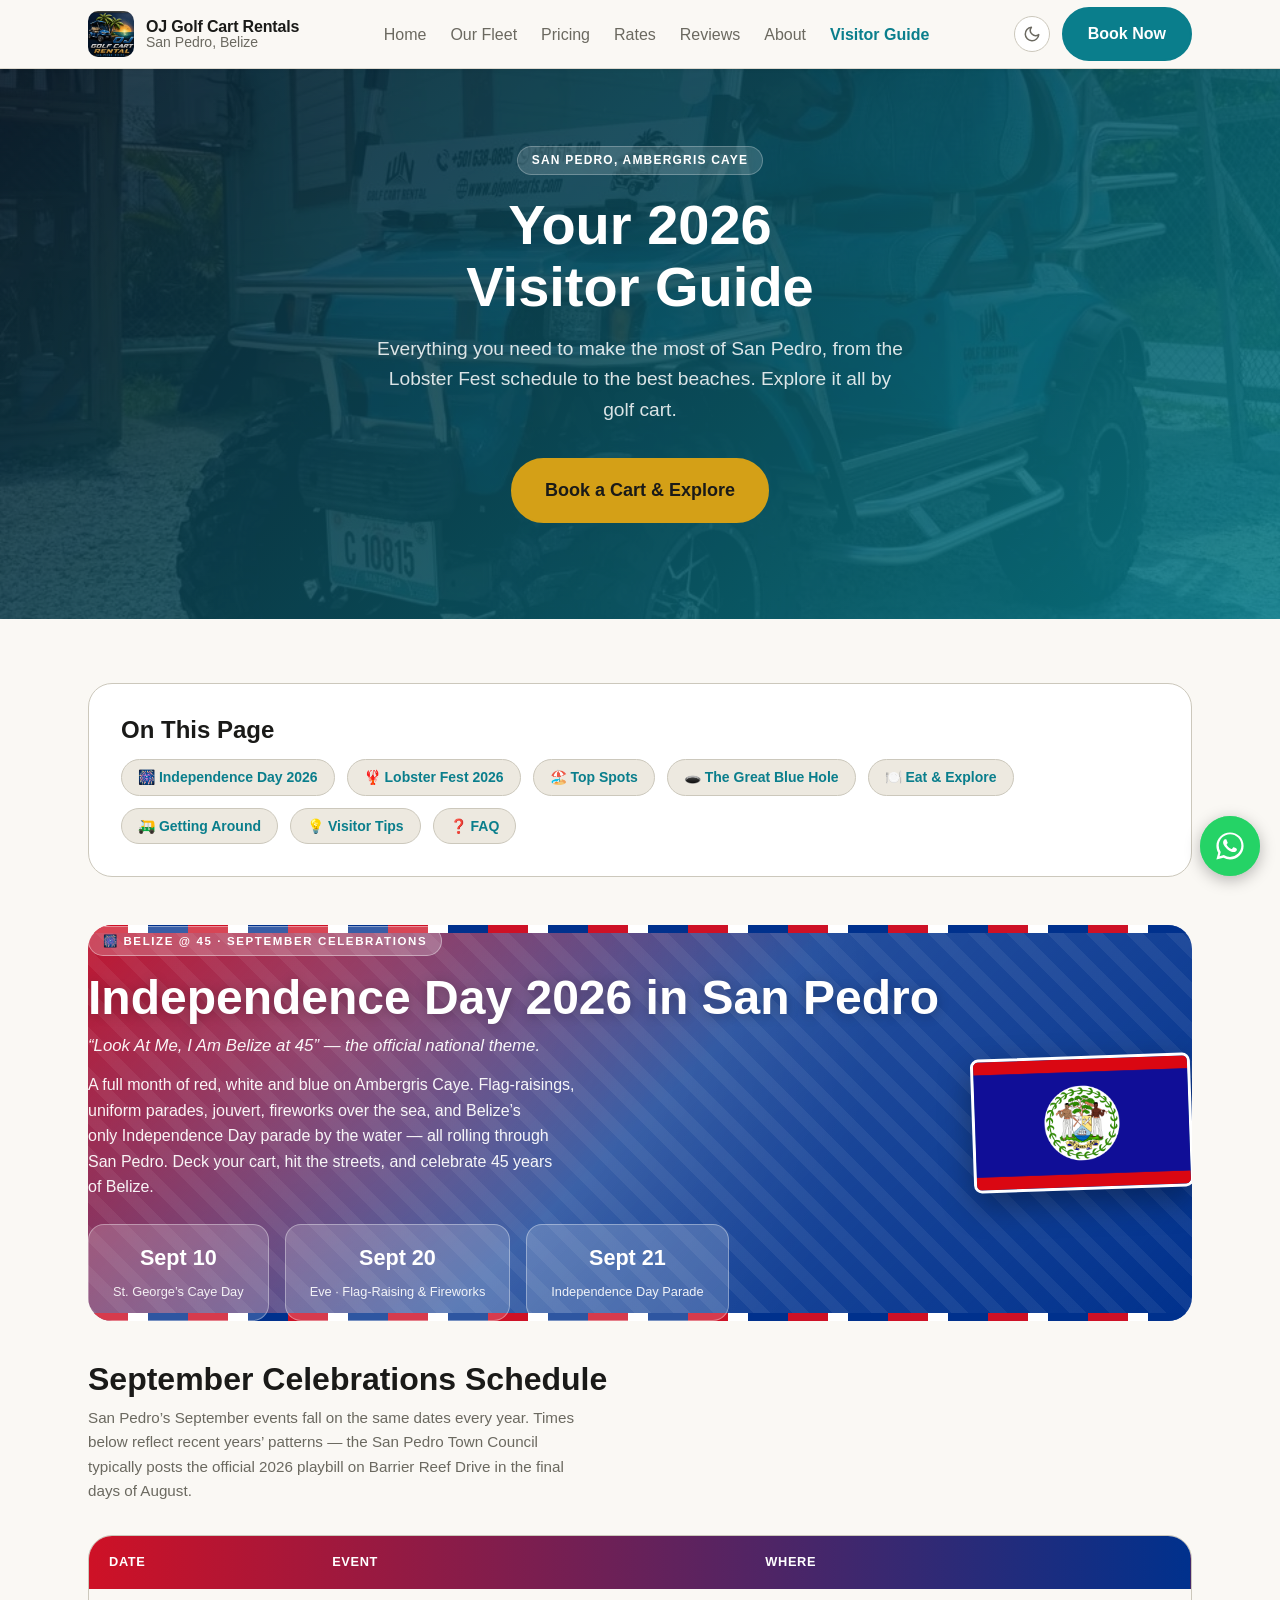
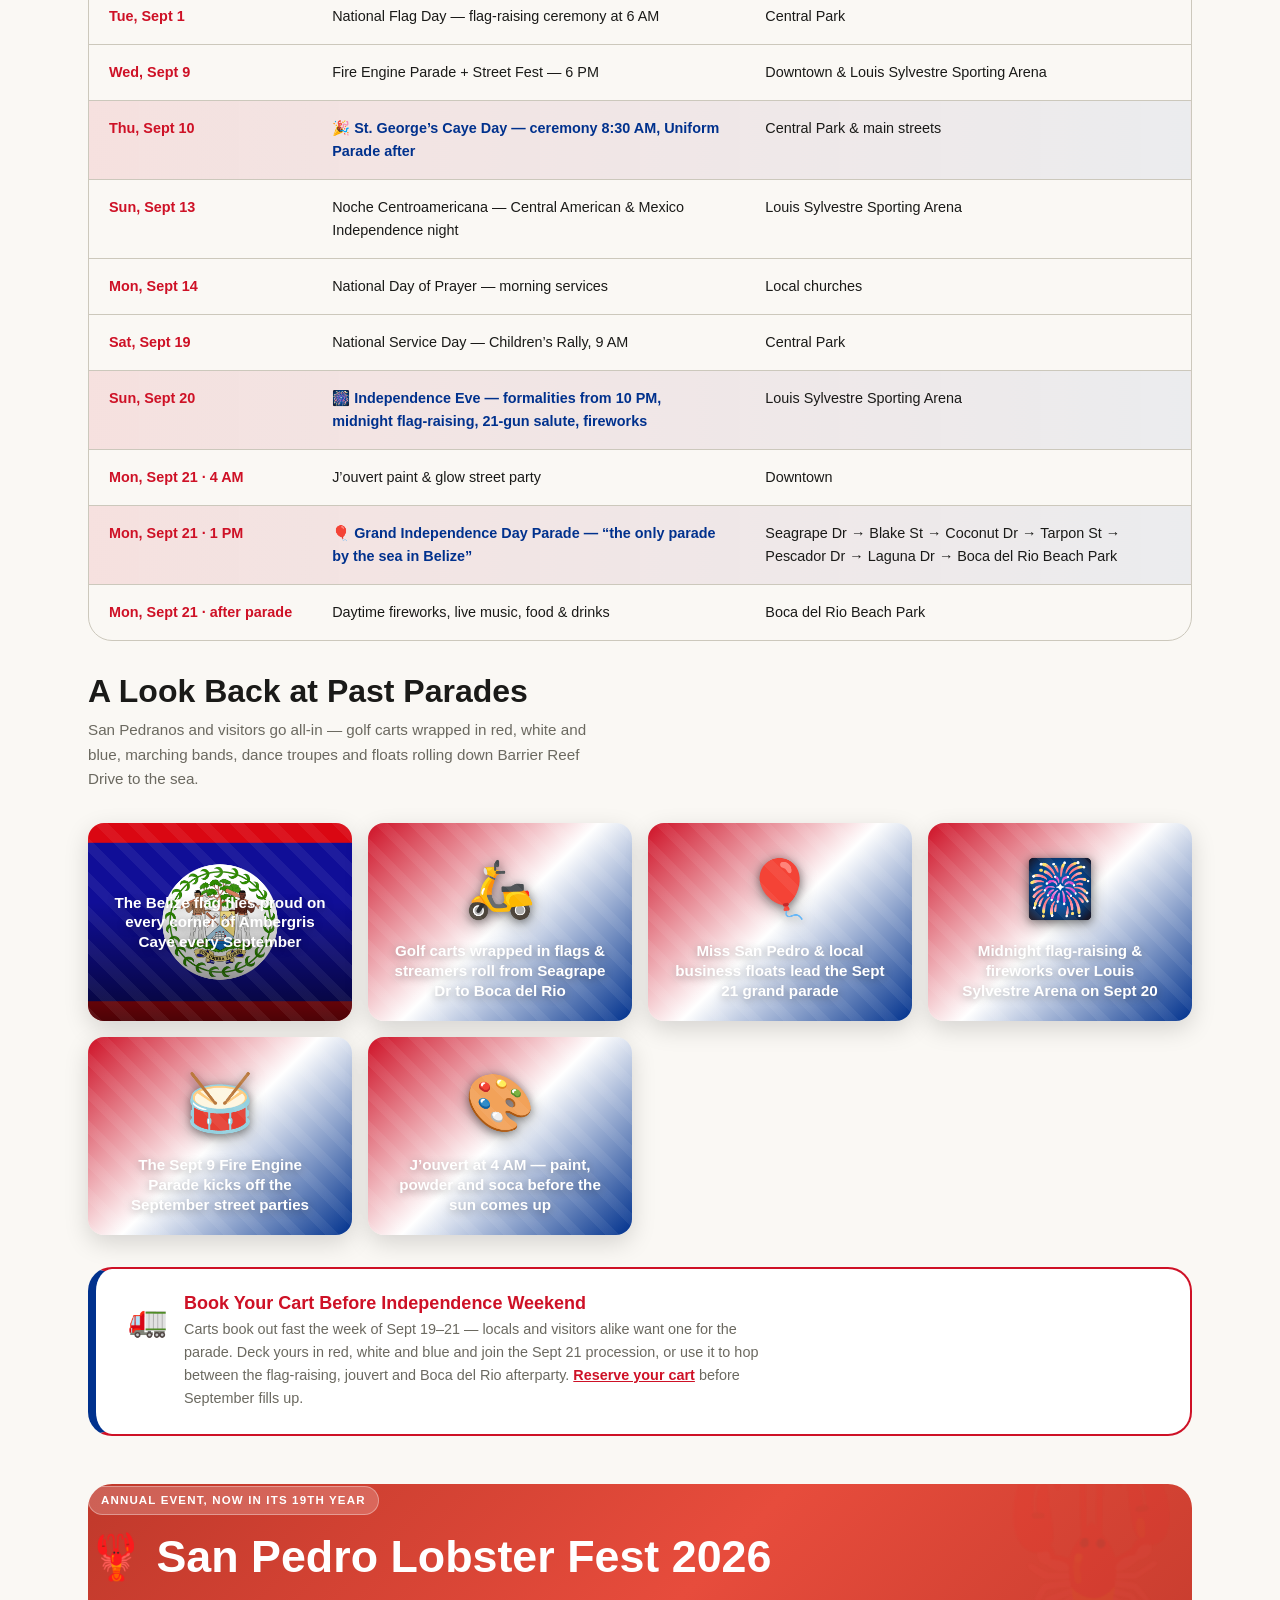
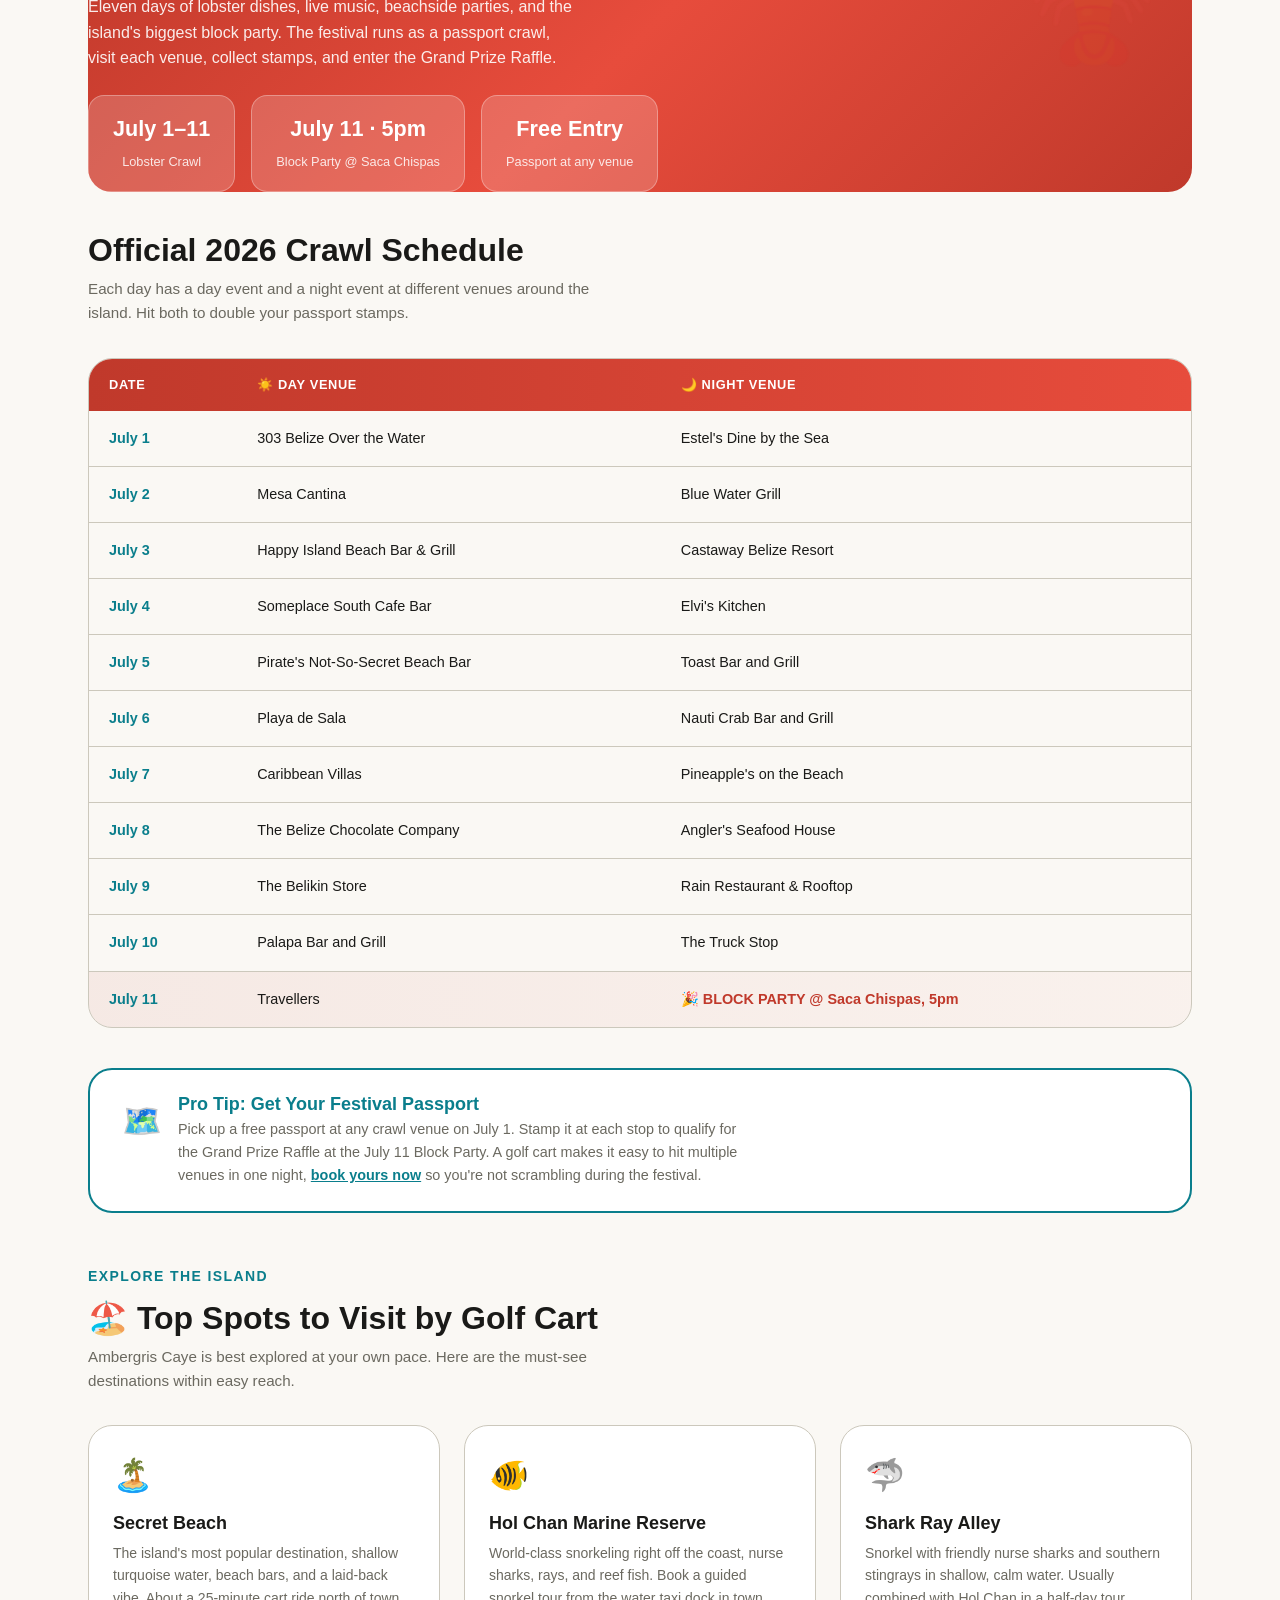
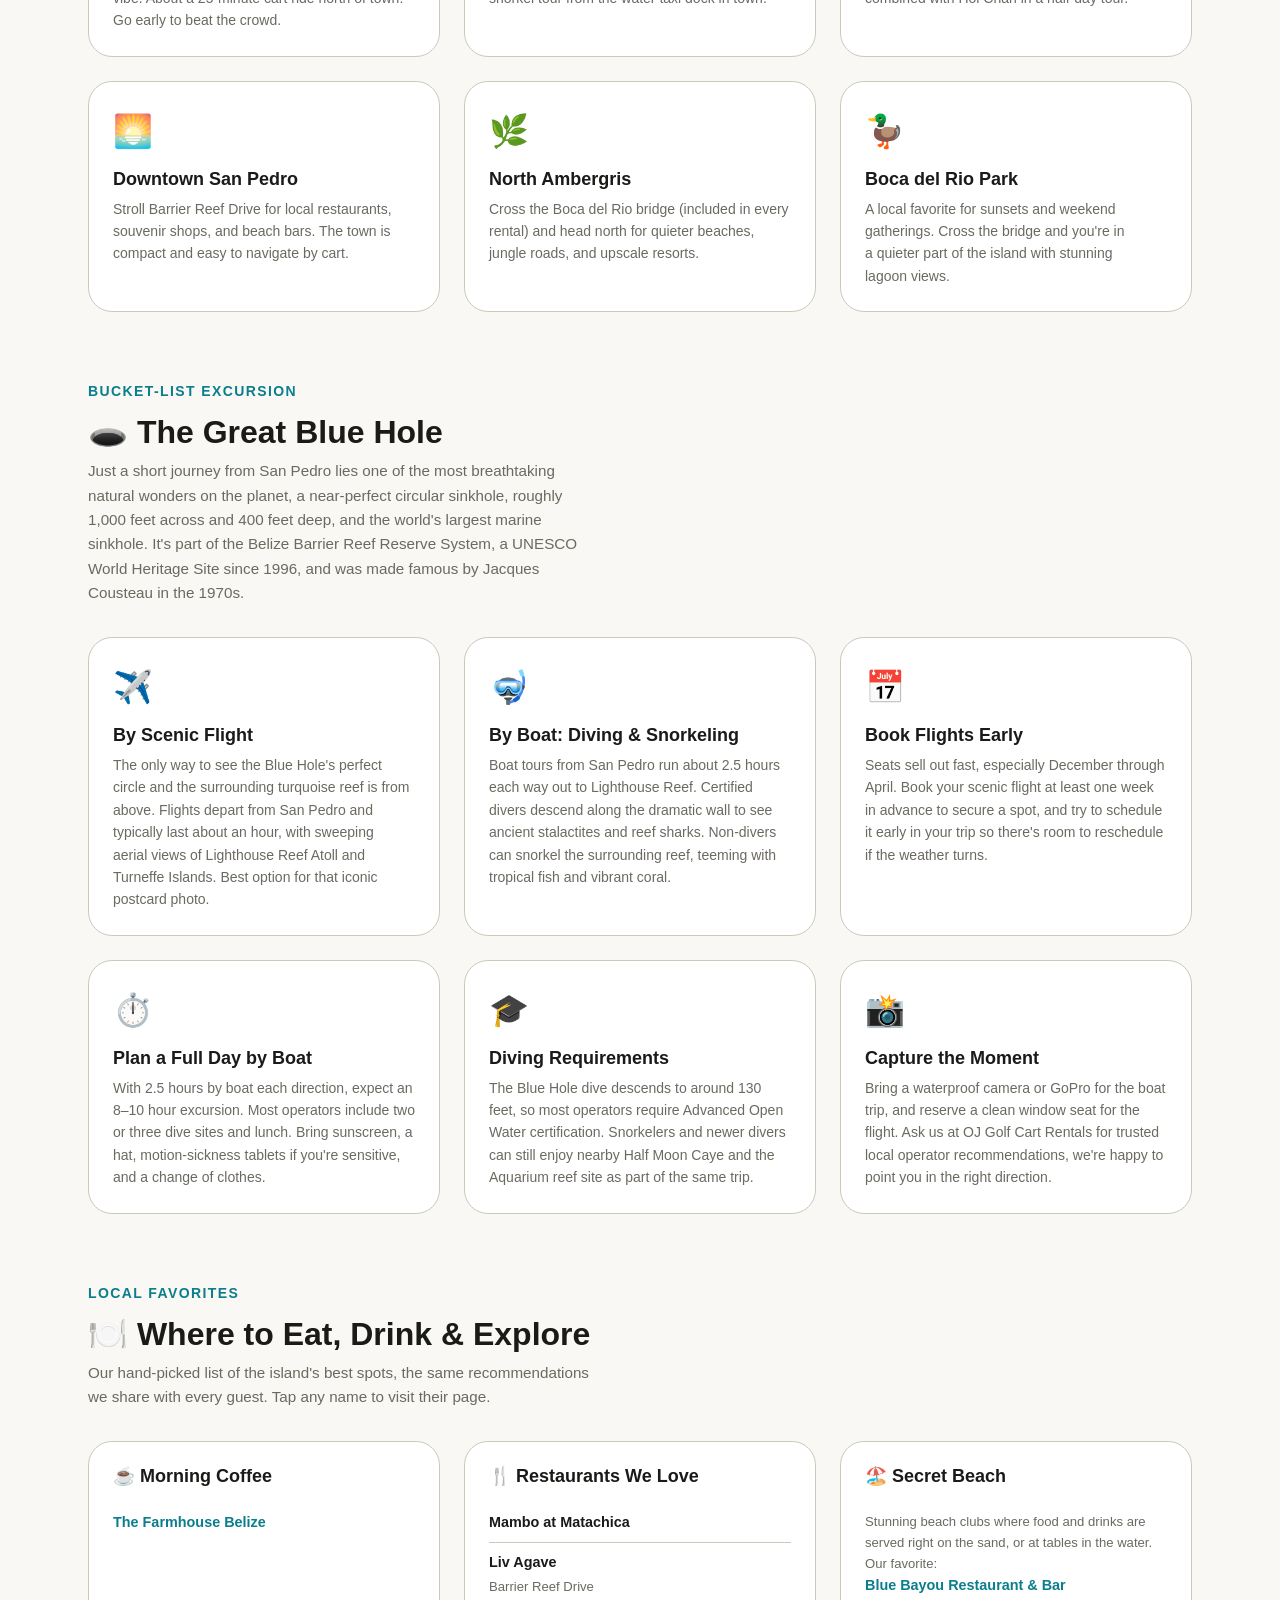
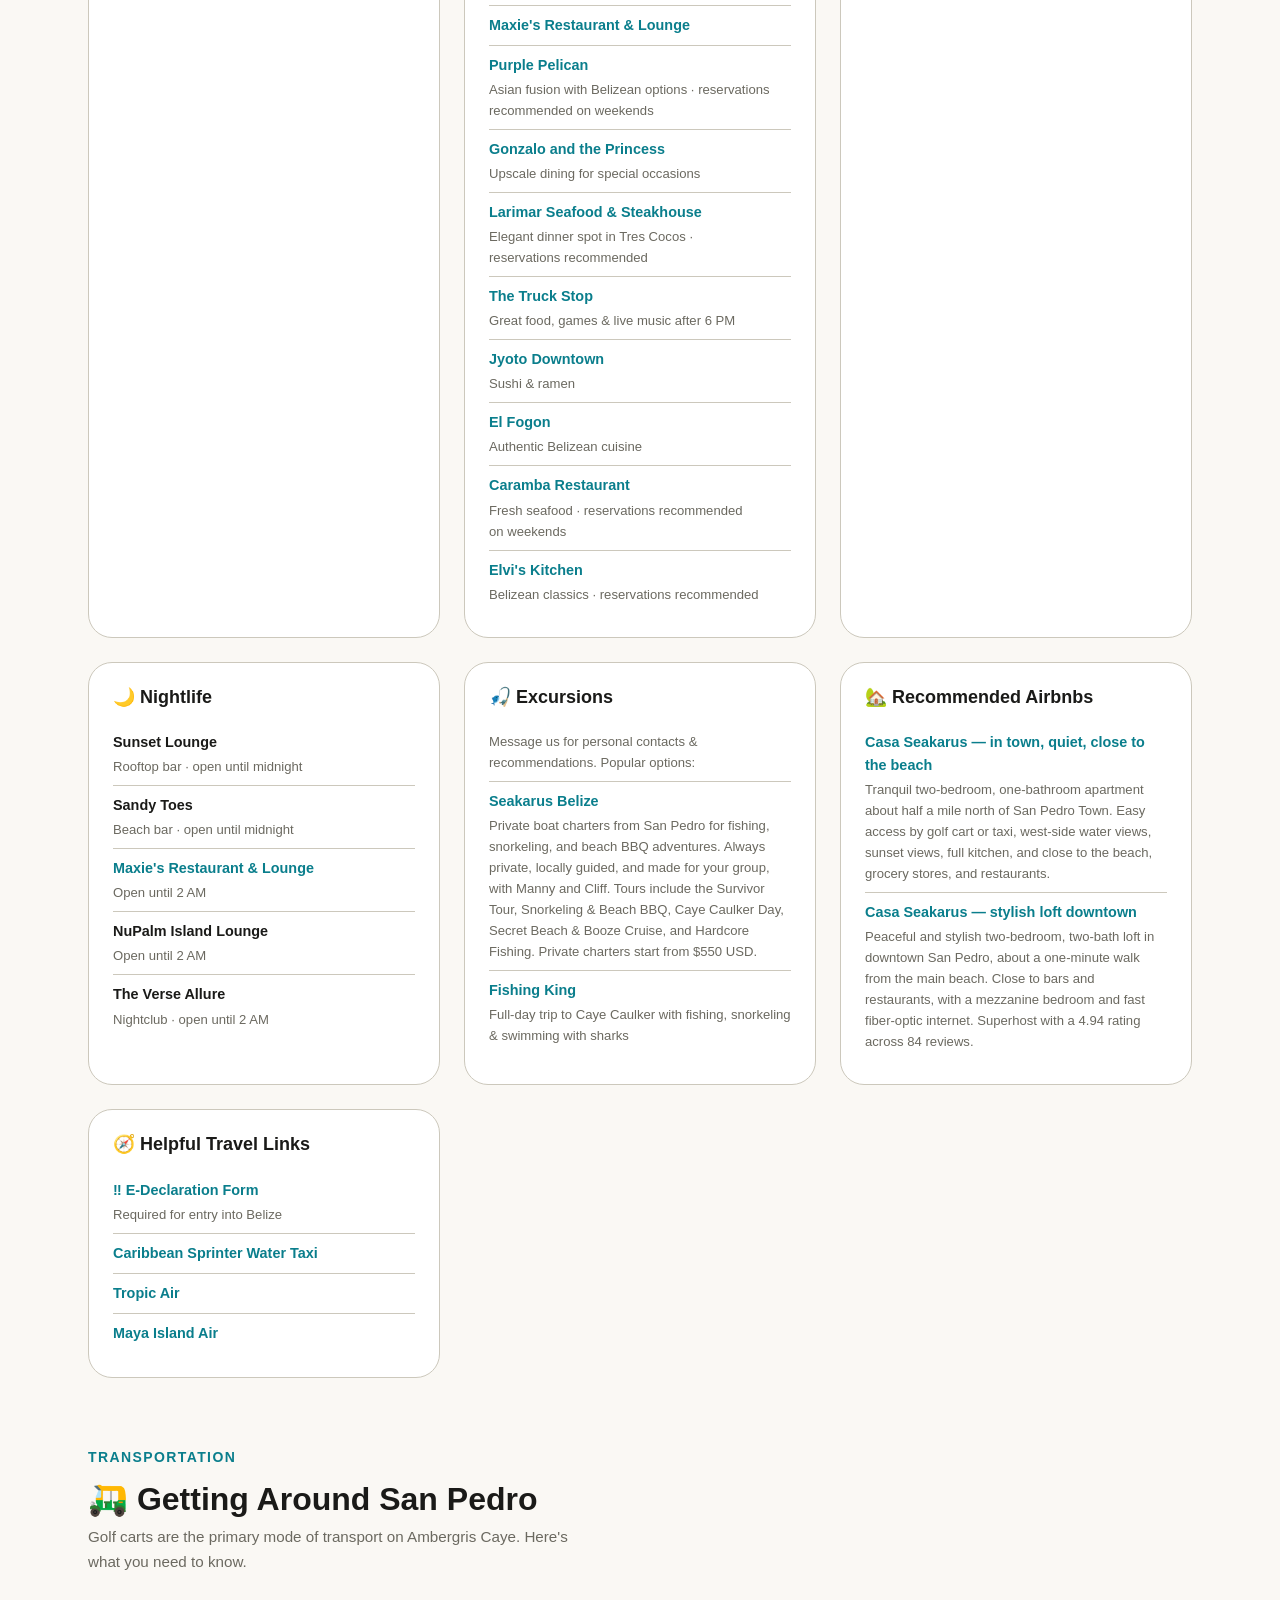
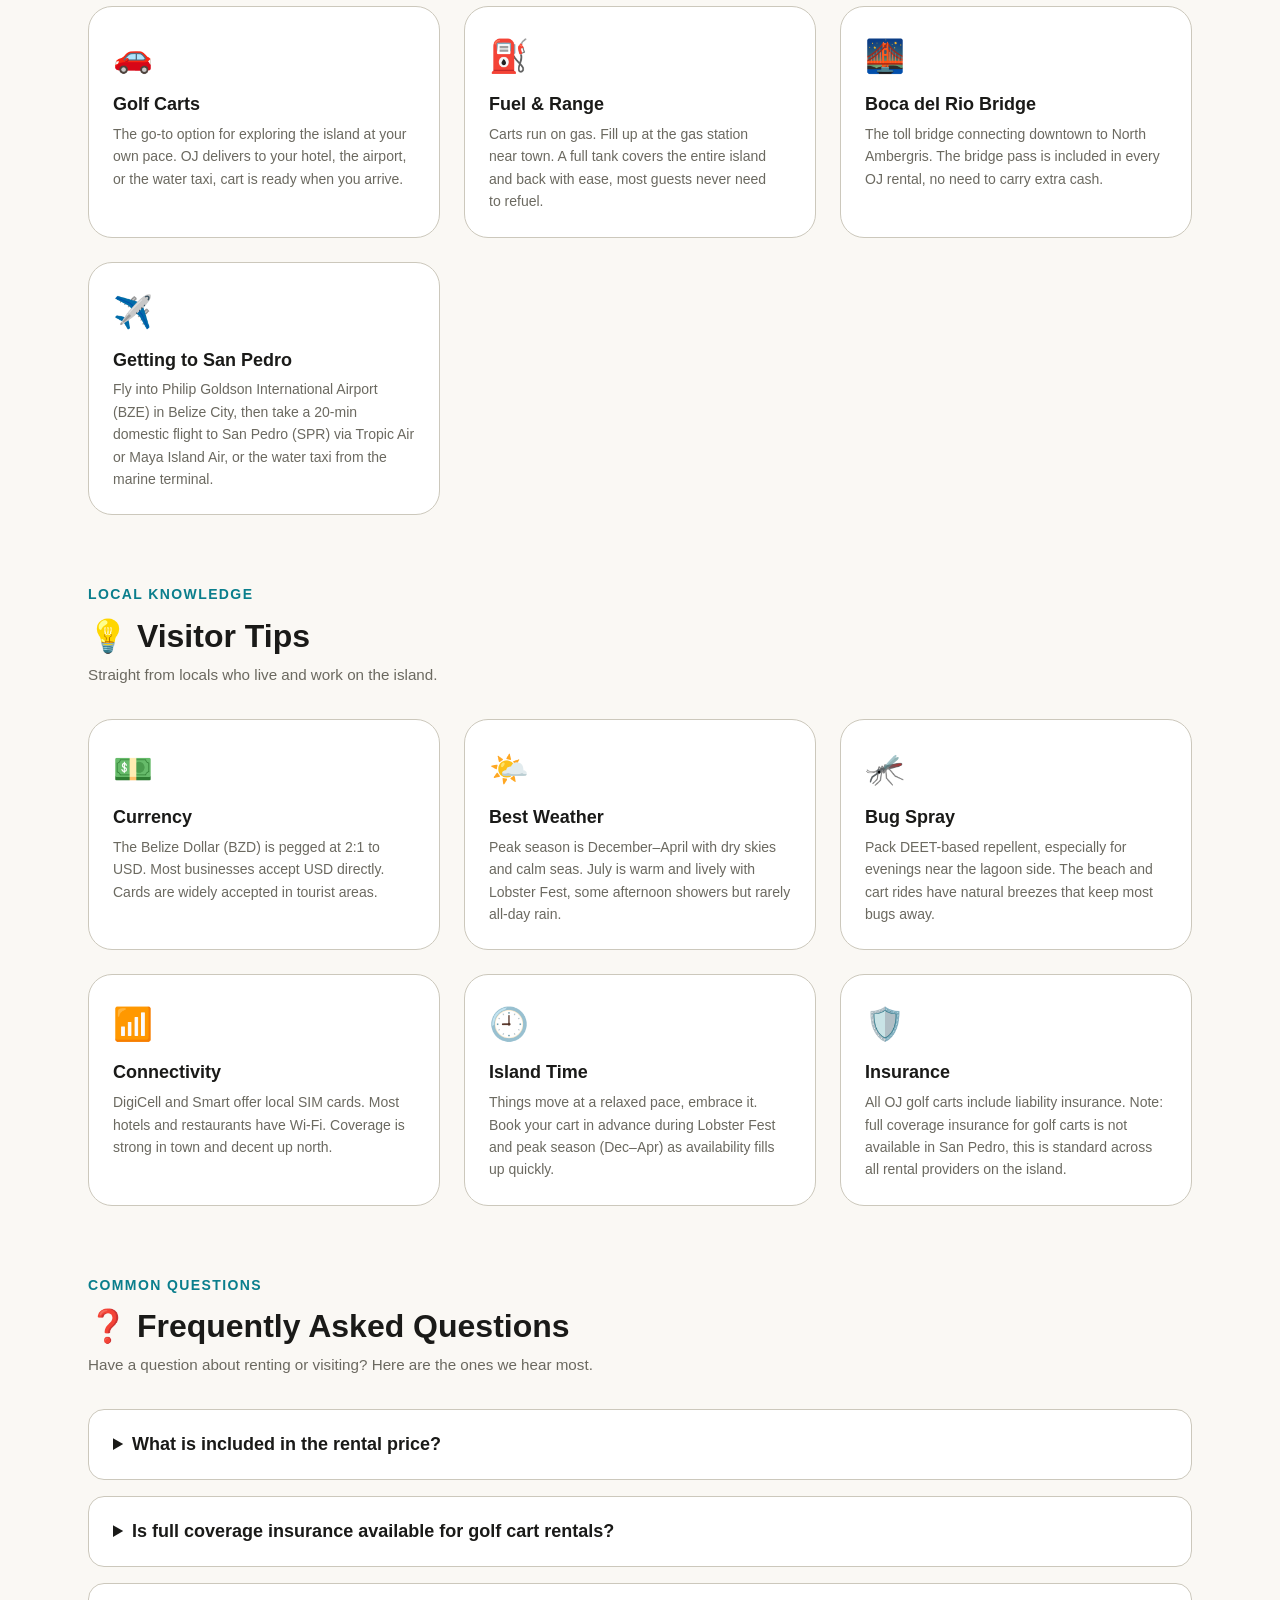
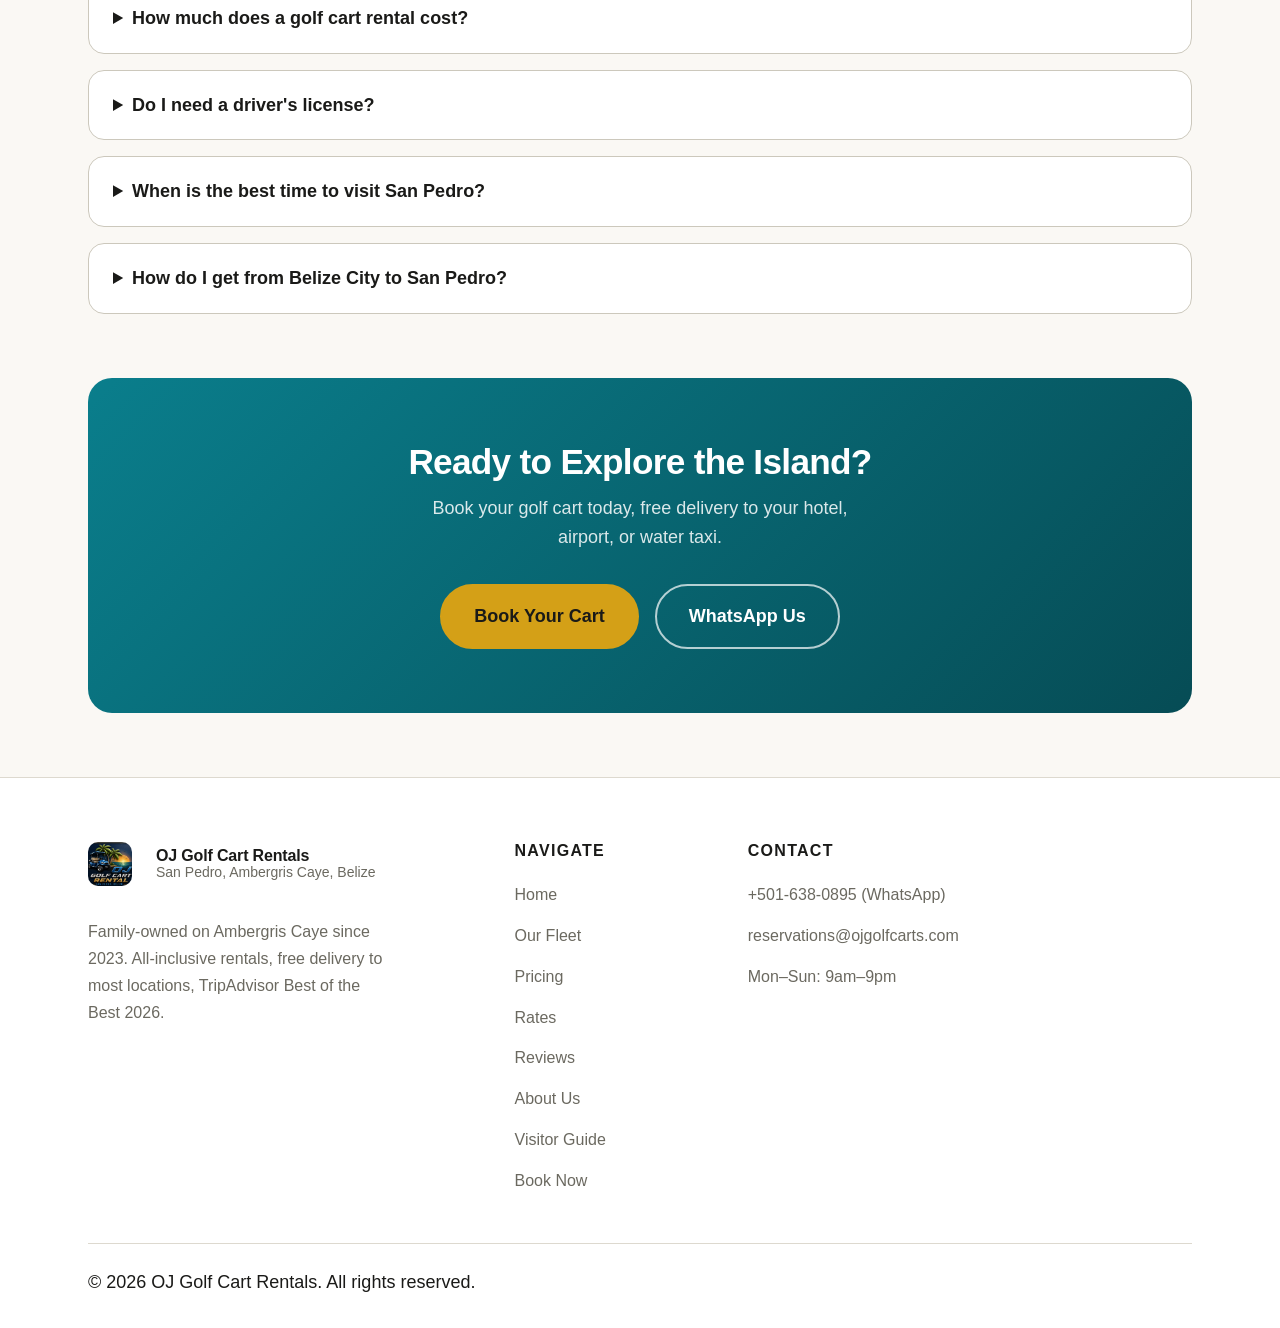
<file: visitor-guide.html>
<!DOCTYPE html>
<html lang="en">
<head>
  <meta charset="UTF-8" />
  <meta name="viewport" content="width=device-width, initial-scale=1.0" />

  <!-- Google Tag Manager -->
  <script>(function(w,d,s,l,i){w[l]=w[l]||[];w[l].push({'gtm.start':
  new Date().getTime(),event:'gtm.js'});var f=d.getElementsByTagName(s)[0],
  j=d.createElement(s),dl=l!='dataLayer'?'&l='+l:'';j.async=true;j.src=
  'https://www.googletagmanager.com/gtm.js?id='+i+dl;f.parentNode.insertBefore(j,f);
  })(window,document,'script','dataLayer','GTM-W9NL2V86');</script>
  <!-- End Google Tag Manager -->
  <title>San Pedro Visitor Guide 2026 | OJ Golf Cart Rentals</title>
  <meta name="description" content="Your complete San Pedro, Belize visitor guide, 2026 Independence Day and September Celebrations schedule, Lobster Fest, top spots, beaches, and tips for exploring Ambergris Caye by golf cart." />
  <link rel="canonical" href="https://www.ojgolfcarts.com/visitor-guide" />
  <link rel="preconnect" href="https://fonts.googleapis.com" crossorigin />
  <link rel="stylesheet" href="css/base.css" />
  <link rel="stylesheet" href="css/style.css" />
  <link rel="icon" type="image/svg+xml" href="data:image/svg+xml,<svg xmlns='http://www.w3.org/2000/svg' viewBox='0 0 32 32'><rect width='32' height='32' rx='8' fill='%230A7E8C'/><text x='16' y='23' text-anchor='middle' font-family='sans-serif' font-weight='900' font-size='18' fill='white'>OJ</text></svg>" />
  <style>
    /* ===== VISITOR GUIDE STYLES ===== */
    .vg-hero {
      background: linear-gradient(135deg, #0D1B2A 0%, #0A7E8C 100%);
      padding: clamp(5rem, 12vw, 9rem) 0 clamp(3rem, 8vw, 6rem);
      text-align: center;
      color: #fff;
      position: relative;
      overflow: hidden;
    }
    .vg-hero::before {
      content: '';
      position: absolute; inset: 0;
      background: url('images/fleet_teal_4p.webp') center/cover no-repeat;
      opacity: 0.12;
    }
    .vg-hero__content { position: relative; z-index: 1; }
    .vg-hero__label {
      display: inline-block;
      background: rgba(255,255,255,0.15);
      border: 1px solid rgba(255,255,255,0.25);
      color: #fff;
      font-size: 0.75rem;
      font-weight: 700;
      letter-spacing: 0.1em;
      text-transform: uppercase;
      padding: 4px 14px;
      border-radius: 999px;
      margin-bottom: 1.2rem;
    }
    .vg-hero h1 {
      font-size: clamp(2rem, 5vw, 3.5rem);
      font-weight: 900;
      line-height: 1.1;
      margin-bottom: 1rem;
      max-width: 14ch;
      margin-inline: auto;
    }
    .vg-hero p {
      font-size: clamp(1rem, 2vw, 1.2rem);
      opacity: 0.85;
      max-width: 52ch;
      margin: 0 auto 2rem;
      line-height: 1.6;
    }
    .vg-toc {
      background: var(--color-surface);
      border: 1px solid var(--color-border);
      border-radius: var(--radius-2xl);
      padding: var(--space-8);
      margin-bottom: var(--space-12);
    }
    .vg-toc h2 {
      font-size: var(--text-lg);
      font-weight: 700;
      margin-bottom: var(--space-4);
      color: var(--color-text);
    }
    .vg-toc ul {
      list-style: none;
      padding: 0;
      margin: 0;
      display: flex;
      flex-wrap: wrap;
      gap: var(--space-3);
    }
    .vg-toc ul li a {
      display: inline-block;
      background: var(--color-surface-offset);
      border: 1px solid var(--color-border);
      color: var(--color-primary);
      font-weight: 600;
      font-size: 0.875rem;
      padding: 6px 16px;
      border-radius: 999px;
      text-decoration: none;
      transition: background 0.2s, border-color 0.2s;
    }
    .vg-toc ul li a:hover {
      background: var(--color-primary);
      color: #fff;
      border-color: var(--color-primary);
    }
    /* Lobster Fest Section */
    .lobster-hero {
      background: linear-gradient(135deg, #c0392b 0%, #e74c3c 50%, #c0392b 100%);
      border-radius: var(--radius-2xl);
      padding: clamp(var(--space-8), 5vw, var(--space-14));
      color: #fff;
      margin-bottom: var(--space-10);
      position: relative;
      overflow: hidden;
    }
    .lobster-hero::before {
      content: '🦞';
      position: absolute;
      right: -20px; top: -20px;
      font-size: 12rem;
      opacity: 0.08;
      line-height: 1;
      pointer-events: none;
    }
    .lobster-hero .label {
      display: inline-block;
      background: rgba(255,255,255,0.2);
      border: 1px solid rgba(255,255,255,0.35);
      font-size: 0.72rem;
      font-weight: 700;
      letter-spacing: 0.1em;
      text-transform: uppercase;
      padding: 4px 12px;
      border-radius: 999px;
      margin-bottom: 1rem;
    }
    .lobster-hero h2 {
      font-size: clamp(1.6rem, 4vw, 2.8rem);
      font-weight: 900;
      line-height: 1.15;
      margin-bottom: 0.75rem;
    }
    .lobster-hero p { opacity: 0.9; font-size: 1rem; line-height: 1.6; max-width: 55ch; }
    .lobster-dates {
      display: flex;
      flex-wrap: wrap;
      gap: var(--space-4);
      margin-top: var(--space-6);
    }
    .lobster-date-badge {
      background: rgba(255,255,255,0.18);
      border: 1px solid rgba(255,255,255,0.3);
      border-radius: var(--radius-xl);
      padding: var(--space-4) var(--space-6);
      text-align: center;
    }
    .lobster-date-badge strong { display: block; font-size: 1.35rem; font-weight: 900; }
    .lobster-date-badge span { font-size: 0.8rem; opacity: 0.85; }
    /* Schedule table */
    .schedule-wrap {
      overflow-x: auto;
      border-radius: var(--radius-2xl);
      border: 1px solid var(--color-border);
      margin-bottom: var(--space-10);
    }
    .schedule-table {
      width: 100%;
      border-collapse: collapse;
      font-size: 0.9rem;
    }
    .schedule-table thead {
      background: linear-gradient(90deg, #c0392b, #e74c3c);
      color: #fff;
    }
    .schedule-table thead th {
      padding: var(--space-4) var(--space-5);
      text-align: left;
      font-weight: 700;
      font-size: 0.8rem;
      letter-spacing: 0.05em;
      text-transform: uppercase;
    }
    .schedule-table tbody tr {
      border-bottom: 1px solid var(--color-border);
      transition: background 0.15s;
    }
    .schedule-table tbody tr:last-child { border-bottom: none; }
    .schedule-table tbody tr:hover { background: var(--color-surface-offset); }
    .schedule-table td {
      padding: var(--space-4) var(--space-5);
      color: var(--color-text);
      vertical-align: top;
    }
    .schedule-table td:first-child {
      font-weight: 700;
      white-space: nowrap;
      color: var(--color-primary);
    }
    .schedule-table .block-party-row {
      background: linear-gradient(90deg, rgba(192,57,43,0.08), rgba(231,76,60,0.04));
    }
    .schedule-table .block-party-row td:last-child {
      font-weight: 700;
      color: #c0392b;
    }
    .passport-tip {
      background: var(--color-surface);
      border: 2px solid var(--color-primary);
      border-radius: var(--radius-2xl);
      padding: var(--space-6) var(--space-8);
      display: flex;
      gap: var(--space-4);
      align-items: flex-start;
      margin-bottom: var(--space-12);
    }
    .passport-tip__icon { font-size: 2rem; flex-shrink: 0; margin-top: 2px; }
    .passport-tip__text h3 { font-size: var(--text-base); font-weight: 700; margin-bottom: 4px; color: var(--color-primary); }
    .passport-tip__text p { font-size: 0.9rem; color: var(--color-text-muted); line-height: 1.6; margin: 0; }
    /* Tips grid */
    .tips-grid {
      display: grid;
      grid-template-columns: repeat(auto-fit, minmax(260px, 1fr));
      gap: var(--space-6);
      margin-bottom: var(--space-12);
    }
    .tip-card {
      background: var(--color-surface);
      border: 1px solid var(--color-border);
      border-radius: var(--radius-2xl);
      padding: var(--space-6);
    }
    .tip-card__icon { font-size: 2rem; margin-bottom: var(--space-3); }
    .tip-card h3 { font-size: var(--text-base); font-weight: 700; margin-bottom: var(--space-2); }
    .tip-card p { font-size: 0.875rem; color: var(--color-text-muted); line-height: 1.6; margin: 0; }
    /* Dining / recommendations list */
    .rec-grid {
      display: grid;
      grid-template-columns: repeat(auto-fit, minmax(280px, 1fr));
      gap: var(--space-6);
      margin-bottom: var(--space-8);
    }
    .rec-card {
      background: var(--color-surface);
      border: 1px solid var(--color-border);
      border-radius: var(--radius-2xl);
      padding: var(--space-6);
    }
    .rec-card h3 { font-size: var(--text-base); font-weight: 800; margin-bottom: var(--space-4); color: var(--color-text); display:flex; align-items:center; gap:8px; }
    .rec-card ul { list-style: none; margin: 0; padding: 0; }
    .rec-card li { font-size: 0.9rem; line-height: 1.6; padding: 8px 0; border-bottom: 1px solid var(--color-border); }
    .rec-card li:last-child { border-bottom: none; }
    .rec-card li .rec-name { font-weight: 700; }
    .rec-card li .rec-note { color: var(--color-text-muted); font-size: 0.82rem; display: block; margin-top: 2px; }
    .rec-card a { color: var(--color-primary); font-weight: 700; text-decoration: none; }
    .rec-card a:hover { text-decoration: underline; }
    /* Section headers */
    .vg-section-title {
      font-size: clamp(1.4rem, 3vw, 2rem);
      font-weight: 800;
      margin-bottom: var(--space-2);
      color: var(--color-text);
    }
    .vg-section-sub {
      color: var(--color-text-muted);
      font-size: 0.95rem;
      margin-bottom: var(--space-8);
      max-width: 60ch;
    }
    @media (max-width: 600px) {
      .schedule-table td, .schedule-table thead th { padding: var(--space-3); font-size: 0.82rem; }
      .lobster-dates { flex-direction: column; }
    }

    /* ===== Independence Day (Belize @ 45) ===== */
    .indep-hero {
      position: relative;
      overflow: hidden;
      border-radius: var(--radius-2xl);
      padding: clamp(var(--space-8), 5vw, var(--space-14));
      margin-bottom: var(--space-10);
      color: #fff;
      background:
        linear-gradient(135deg, rgba(206,17,38,0.92) 0%, rgba(255,255,255,0.14) 50%, rgba(0,49,141,0.94) 100%),
        radial-gradient(circle at 20% 20%, rgba(255,255,255,0.25), transparent 60%),
        #00318D;
      text-align: left;
      isolation: isolate;
    }
    .indep-hero::before {
      content: '';
      position: absolute; inset: 0;
      background-image:
        repeating-linear-gradient(45deg, rgba(255,255,255,0.06) 0 12px, transparent 12px 28px);
      pointer-events: none;
      z-index: 0;
    }
    .indep-hero__stripes {
      position: absolute; left: 0; right: 0; height: 8px;
      background: repeating-linear-gradient(90deg, #CE1126 0 40px, #fff 40px 60px, #00318D 60px 100px);
      z-index: 1;
    }
    .indep-hero__stripes--top { top: 0; }
    .indep-hero__stripes--bottom { bottom: 0; }
    .indep-hero__inner { position: relative; z-index: 2; display: grid; grid-template-columns: 1fr auto; gap: var(--space-8); align-items: center; }
    .indep-hero .label {
      display: inline-block;
      background: rgba(255,255,255,0.22);
      border: 1px solid rgba(255,255,255,0.4);
      font-size: 0.72rem;
      font-weight: 800;
      letter-spacing: 0.14em;
      text-transform: uppercase;
      padding: 5px 14px;
      border-radius: 999px;
      margin-bottom: 1rem;
    }
    .indep-hero h2 {
      font-size: clamp(1.8rem, 4.5vw, 3rem);
      font-weight: 900;
      line-height: 1.1;
      margin-bottom: 0.5rem;
      text-shadow: 0 2px 12px rgba(0,0,0,0.25);
    }
    .indep-hero .theme {
      font-style: italic;
      opacity: 0.95;
      font-size: 1.05rem;
      margin-bottom: 0.75rem;
    }
    .indep-hero p.lede { opacity: 0.94; font-size: 1rem; line-height: 1.6; max-width: 55ch; }
    .indep-flag {
      width: 220px; max-width: 32vw;
      border-radius: 8px;
      box-shadow: 0 12px 32px rgba(0,0,0,0.35);
      border: 3px solid #fff;
      transform: rotate(-2deg);
      transition: transform 0.3s;
    }
    .indep-flag:hover { transform: rotate(0deg) scale(1.03); }
    .indep-dates {
      display: flex; flex-wrap: wrap; gap: var(--space-4);
      margin-top: var(--space-6);
    }
    .indep-date-badge {
      background: rgba(255,255,255,0.18);
      border: 1px solid rgba(255,255,255,0.35);
      border-radius: var(--radius-xl);
      padding: var(--space-4) var(--space-6);
      text-align: center;
      min-width: 140px;
    }
    .indep-date-badge strong { display: block; font-size: 1.35rem; font-weight: 900; }
    .indep-date-badge span { font-size: 0.8rem; opacity: 0.9; }

    /* Independence schedule table */
    .indep-schedule-wrap {
      overflow-x: auto;
      border-radius: var(--radius-2xl);
      border: 1px solid var(--color-border);
      margin-bottom: var(--space-8);
    }
    .indep-schedule {
      width: 100%;
      border-collapse: collapse;
      font-size: 0.9rem;
    }
    .indep-schedule thead {
      background: linear-gradient(90deg, #CE1126 0%, #00318D 100%);
      color: #fff;
    }
    .indep-schedule thead th {
      padding: var(--space-4) var(--space-5);
      text-align: left;
      font-weight: 700;
      font-size: 0.8rem;
      letter-spacing: 0.05em;
      text-transform: uppercase;
    }
    .indep-schedule tbody tr {
      border-bottom: 1px solid var(--color-border);
      transition: background 0.15s;
    }
    .indep-schedule tbody tr:last-child { border-bottom: none; }
    .indep-schedule tbody tr:hover { background: var(--color-surface-offset); }
    .indep-schedule td {
      padding: var(--space-4) var(--space-5);
      color: var(--color-text);
      vertical-align: top;
    }
    .indep-schedule td:first-child {
      font-weight: 800;
      white-space: nowrap;
      color: #CE1126;
    }
    .indep-schedule .headline-row {
      background: linear-gradient(90deg, rgba(206,17,38,0.10), rgba(0,49,141,0.06));
    }
    .indep-schedule .headline-row td:nth-child(2) {
      font-weight: 800;
      color: #00318D;
    }

    /* Parade photo grid (past parades) */
    .parade-gallery {
      display: grid;
      grid-template-columns: repeat(auto-fit, minmax(240px, 1fr));
      gap: var(--space-4);
      margin-bottom: var(--space-8);
    }
    .parade-card {
      position: relative;
      aspect-ratio: 4 / 3;
      border-radius: var(--radius-xl);
      overflow: hidden;
      background: linear-gradient(135deg, #CE1126, #fff 50%, #00318D);
      box-shadow: 0 8px 24px rgba(0,0,0,0.15);
      display: flex; align-items: center; justify-content: center;
      color: #fff;
      font-weight: 800;
      text-shadow: 0 2px 8px rgba(0,0,0,0.35);
      text-align: center;
      padding: var(--space-6);
    }
    .parade-card__emoji { font-size: 3.5rem; margin-bottom: 8px; filter: drop-shadow(0 3px 8px rgba(0,0,0,0.35)); }
    .parade-card__caption { font-size: 0.95rem; line-height: 1.3; }
    .parade-card::after {
      content: '';
      position: absolute; inset: 0;
      background: repeating-linear-gradient(45deg, rgba(255,255,255,0.06) 0 10px, transparent 10px 24px);
      pointer-events: none;
    }
    .parade-card--flag { background-image: url('images/belize_flag.png'); background-size: cover; background-position: center; }
    .parade-card--flag::before {
      content: '';
      position: absolute; inset: 0;
      background: linear-gradient(180deg, rgba(0,0,0,0) 40%, rgba(0,0,0,0.65) 100%);
    }
    .parade-card--flag .parade-card__inner { position: relative; z-index: 1; }

    /* Passport-tip-style callout for the parade tip */
    .indep-tip {
      background: var(--color-surface);
      border: 2px solid #CE1126;
      border-left: 8px solid #00318D;
      border-radius: var(--radius-2xl);
      padding: var(--space-6) var(--space-8);
      display: flex;
      gap: var(--space-4);
      align-items: flex-start;
      margin-bottom: var(--space-12);
    }
    .indep-tip__icon { font-size: 2rem; flex-shrink: 0; margin-top: 2px; }
    .indep-tip__text h3 { font-size: var(--text-base); font-weight: 800; margin-bottom: 4px; color: #CE1126; }
    .indep-tip__text p { font-size: 0.9rem; color: var(--color-text-muted); line-height: 1.6; margin: 0; }

    @media (max-width: 720px) {
      .indep-hero__inner { grid-template-columns: 1fr; text-align: center; }
      .indep-flag { margin: 0 auto; width: 180px; transform: rotate(0); }
      .indep-hero p.lede, .indep-hero .theme { margin-left: auto; margin-right: auto; }
      .indep-dates { justify-content: center; }
    }
  </style>
<!-- Google tag (gtag.js) -->
<script async src="https://www.googletagmanager.com/gtag/js?id=AW-16804478473"></script>
<script>
  window.dataLayer = window.dataLayer || [];
  function gtag(){dataLayer.push(arguments);}
  gtag('js', new Date());
  gtag('config', 'AW-16804478473');
</script>
  <style id="wa-float-style">
  #wa-float{
    position:fixed;
    right:20px;
    bottom:24px;
    z-index:900;
    width:60px;height:60px;
    background:#25D366;
    border-radius:50%;
    display:flex;align-items:center;justify-content:center;
    box-shadow:0 4px 16px rgba(0,0,0,0.28);
    transition:transform .18s ease, box-shadow .18s ease;
    -webkit-tap-highlight-color:transparent;
  }
  #wa-float:hover{transform:scale(1.08);box-shadow:0 6px 22px rgba(0,0,0,0.34);}
  #wa-float:active{transform:scale(0.96);}
  #wa-float svg{display:block;}
  /* Gentle attention pulse */
  #wa-float::before{
    content:"";position:absolute;inset:0;border-radius:50%;
    background:#25D366;opacity:.55;z-index:-1;
    animation:waPulse 2.6s ease-out infinite;
  }
  @keyframes waPulse{0%{transform:scale(1);opacity:.5;}70%{transform:scale(1.7);opacity:0;}100%{opacity:0;}}
  @media (prefers-reduced-motion: reduce){#wa-float::before{animation:none;}}
  /* Mobile: lift above the sticky "Reserve Your Cart" bottom bar so they never overlap */
  @media (max-width: 768px){
    #wa-float{width:56px;height:56px;right:16px;bottom:88px;z-index:350;}
  }
  </style>
</head>
<body>
<!-- Google Tag Manager (noscript) -->
<noscript><iframe src="https://www.googletagmanager.com/ns.html?id=GTM-W9NL2V86"
height="0" width="0" style="display:none;visibility:hidden"></iframe></noscript>
<!-- End Google Tag Manager (noscript) -->

  <!-- ===== NAV ===== -->
  <nav class="nav" id="main-nav" role="navigation" aria-label="Main navigation">
    <div class="container">
      <div class="nav__inner">
        <a href="index.html" class="nav__logo" aria-label="OJ Golf Cart Rentals - Home">
          <img src="images/oj_logo.jpg" alt="OJ Golf Cart Rental: San Pedro, Belize" width="46" height="46" style="width:46px;height:46px;object-fit:cover;border-radius:10px;display:block;" />
          <div class="nav__logo-text">
            <span class="nav__logo-name">OJ Golf Cart Rentals</span>
            <span class="nav__logo-sub">San Pedro, Belize</span>
          </div>
        </a>
        <ul class="nav__links" role="list">
          <li><a href="index.html">Home</a></li>
          <li><a href="index.html#fleet">Our Fleet</a></li>
          <li><a href="index.html#pricing">Pricing</a></li>
          <li><a href="/rates">Rates</a></li>
          <li><a href="index.html#reviews">Reviews</a></li>
          <li><a href="about.html">About</a></li>
          <li><a href="visitor-guide.html" aria-current="page">Visitor Guide</a></li>
        </ul>
        <div class="nav__actions">
          <button class="nav__toggle-theme" data-theme-toggle aria-label="Toggle dark mode"></button>
          <a href="book.html" class="btn btn--primary" style="display:flex;">Book Now</a>
          <button class="nav__hamburger" aria-expanded="false" aria-label="Open menu">
            <span></span><span></span><span></span>
          </button>
        </div>
      </div>
    </div>
    <div class="nav__drawer" role="dialog" aria-label="Mobile navigation">
      <a href="index.html">Home</a>
      <a href="index.html#fleet">Our Fleet</a>
      <a href="index.html#pricing">Pricing</a>
      <a href="/rates">Rates</a>
      <a href="index.html#reviews">Reviews</a>
      <a href="about.html">About Us</a>
      <a href="visitor-guide.html">Visitor Guide</a>
      <div class="drawer-ctas">
        <a href="book.html" class="btn btn--primary btn--lg" style="justify-content:center;">Book Now</a>
        <a href="https://wa.me/5016380895" class="btn btn--whatsapp btn--lg" style="justify-content:center;" target="_blank" rel="noopener">
          <svg width="18" height="18" viewBox="0 0 24 24" fill="currentColor"><path d="M17.472 14.382c-.297-.149-1.758-.867-2.03-.967-.273-.099-.471-.148-.67.15-.197.297-.767.966-.94 1.164-.173.199-.347.223-.644.075-.297-.15-1.255-.463-2.39-1.475-.883-.788-1.48-1.761-1.653-2.059-.173-.297-.018-.458.13-.606.134-.133.298-.347.446-.52.149-.174.198-.298.298-.497.099-.198.05-.371-.025-.52-.075-.149-.669-1.612-.916-2.207-.242-.579-.487-.5-.669-.51-.173-.008-.371-.01-.57-.01-.198 0-.52.074-.792.372-.272.297-1.04 1.016-1.04 2.479 0 1.462 1.065 2.875 1.213 3.074.149.198 2.096 3.2 5.077 4.487.709.306 1.262.489 1.694.625.712.227 1.36.195 1.871.118.571-.085 1.758-.719 2.006-1.413.248-.694.248-1.289.173-1.413-.074-.124-.272-.198-.57-.347m-5.421 7.403h-.004a9.87 9.87 0 01-5.031-1.378l-.361-.214-3.741.982.998-3.648-.235-.374a9.86 9.86 0 01-1.51-5.26c.001-5.45 4.436-9.884 9.888-9.884 2.64 0 5.122 1.03 6.988 2.898a9.825 9.825 0 012.893 6.994c-.003 5.45-4.437 9.884-9.885 9.884m8.413-18.297A11.815 11.815 0 0012.05 0C5.495 0 .16 5.335.157 11.892c0 2.096.547 4.142 1.588 5.945L.057 24l6.305-1.654a11.882 11.882 0 005.683 1.448h.005c6.554 0 11.89-5.335 11.893-11.893a11.821 11.821 0 00-3.48-8.413z"/></svg>
          WhatsApp Us
        </a>
      </div>
    </div>
  </nav>

  <!-- ===== HERO ===== -->
  <header class="vg-hero">
    <div class="container vg-hero__content">
      <span class="vg-hero__label">San Pedro, Ambergris Caye</span>
      <h1>Your 2026 Visitor Guide</h1>
      <p>Everything you need to make the most of San Pedro, from the Lobster Fest schedule to the best beaches. Explore it all by golf cart.</p>
      <a href="book.html" class="btn btn--accent btn--lg">Book a Cart &amp; Explore</a>
    </div>
  </header>

  <main>
    <div class="container" style="padding-block: var(--space-16);">

      <!-- Table of Contents -->
      <nav class="vg-toc" aria-label="Page sections">
        <h2>On This Page</h2>
        <ul>
          <li><a href="#independence-day">🎆 Independence Day 2026</a></li>
          <li><a href="#lobster-fest">🦞 Lobster Fest 2026</a></li>
          <li><a href="#top-spots">🏖️ Top Spots</a></li>
          <li><a href="#blue-hole">🕳️ The Great Blue Hole</a></li>
          <li><a href="#eat-explore">🍽️ Eat &amp; Explore</a></li>
          <li><a href="#getting-around">🛺 Getting Around</a></li>
          <li><a href="#tips">💡 Visitor Tips</a></li>
          <li><a href="#faq">❓ FAQ</a></li>
        </ul>
      </nav>

      <!-- ===== INDEPENDENCE DAY 2026 SECTION ===== -->
      <section id="independence-day" aria-labelledby="indep-title">

        <div class="indep-hero">
          <div class="indep-hero__stripes indep-hero__stripes--top"></div>
          <div class="indep-hero__inner">
            <div>
              <span class="label">🎆 Belize @ 45 · September Celebrations</span>
              <h2 id="indep-title">Independence Day 2026 in San Pedro</h2>
              <p class="theme">“Look At Me, I Am Belize at 45” — the official national theme.</p>
              <p class="lede">A full month of red, white and blue on Ambergris Caye. Flag-raisings, uniform parades, jouvert, fireworks over the sea, and Belize’s only Independence Day parade by the water — all rolling through San Pedro. Deck your cart, hit the streets, and celebrate 45 years of Belize.</p>
              <div class="indep-dates">
                <div class="indep-date-badge">
                  <strong>Sept 10</strong>
                  <span>St. George’s Caye Day</span>
                </div>
                <div class="indep-date-badge">
                  <strong>Sept 20</strong>
                  <span>Eve · Flag-Raising &amp; Fireworks</span>
                </div>
                <div class="indep-date-badge">
                  <strong>Sept 21</strong>
                  <span>Independence Day Parade</span>
                </div>
              </div>
            </div>
            <img class="indep-flag" src="images/belize_flag.png" alt="Flag of Belize" width="440" height="264" loading="lazy" />
          </div>
          <div class="indep-hero__stripes indep-hero__stripes--bottom"></div>
        </div>

        <h3 class="vg-section-title">September Celebrations Schedule</h3>
        <p class="vg-section-sub">San Pedro’s September events fall on the same dates every year. Times below reflect recent years’ patterns — the San Pedro Town Council typically posts the official 2026 playbill on Barrier Reef Drive in the final days of August.</p>

        <div class="indep-schedule-wrap">
          <table class="indep-schedule">
            <thead>
              <tr>
                <th>Date</th>
                <th>Event</th>
                <th>Where</th>
              </tr>
            </thead>
            <tbody>
              <tr>
                <td>Tue, Sept 1</td>
                <td>National Flag Day — flag-raising ceremony at 6 AM</td>
                <td>Central Park</td>
              </tr>
              <tr>
                <td>Wed, Sept 9</td>
                <td>Fire Engine Parade + Street Fest — 6 PM</td>
                <td>Downtown &amp; Louis Sylvestre Sporting Arena</td>
              </tr>
              <tr class="headline-row">
                <td>Thu, Sept 10</td>
                <td>🎉 St. George’s Caye Day — ceremony 8:30 AM, Uniform Parade after</td>
                <td>Central Park &amp; main streets</td>
              </tr>
              <tr>
                <td>Sun, Sept 13</td>
                <td>Noche Centroamericana — Central American &amp; Mexico Independence night</td>
                <td>Louis Sylvestre Sporting Arena</td>
              </tr>
              <tr>
                <td>Mon, Sept 14</td>
                <td>National Day of Prayer — morning services</td>
                <td>Local churches</td>
              </tr>
              <tr>
                <td>Sat, Sept 19</td>
                <td>National Service Day — Children’s Rally, 9 AM</td>
                <td>Central Park</td>
              </tr>
              <tr class="headline-row">
                <td>Sun, Sept 20</td>
                <td>🎆 Independence Eve — formalities from 10 PM, midnight flag-raising, 21-gun salute, fireworks</td>
                <td>Louis Sylvestre Sporting Arena</td>
              </tr>
              <tr>
                <td>Mon, Sept 21 · 4 AM</td>
                <td>J’ouvert paint &amp; glow street party</td>
                <td>Downtown</td>
              </tr>
              <tr class="headline-row">
                <td>Mon, Sept 21 · 1 PM</td>
                <td>🎈 Grand Independence Day Parade — “the only parade by the sea in Belize”</td>
                <td>Seagrape Dr → Blake St → Coconut Dr → Tarpon St → Pescador Dr → Laguna Dr → Boca del Rio Beach Park</td>
              </tr>
              <tr>
                <td>Mon, Sept 21 · after parade</td>
                <td>Daytime fireworks, live music, food &amp; drinks</td>
                <td>Boca del Rio Beach Park</td>
              </tr>
            </tbody>
          </table>
        </div>

        <h3 class="vg-section-title">A Look Back at Past Parades</h3>
        <p class="vg-section-sub">San Pedranos and visitors go all-in — golf carts wrapped in red, white and blue, marching bands, dance troupes and floats rolling down Barrier Reef Drive to the sea.</p>

        <div class="parade-gallery">
          <div class="parade-card parade-card--flag">
            <div class="parade-card__inner">
              <div class="parade-card__caption">The Belize flag flies proud on every corner of Ambergris Caye every September</div>
            </div>
          </div>
          <div class="parade-card">
            <div>
              <div class="parade-card__emoji">🛵</div>
              <div class="parade-card__caption">Golf carts wrapped in flags &amp; streamers roll from Seagrape Dr to Boca del Rio</div>
            </div>
          </div>
          <div class="parade-card">
            <div>
              <div class="parade-card__emoji">🎈</div>
              <div class="parade-card__caption">Miss San Pedro &amp; local business floats lead the Sept 21 grand parade</div>
            </div>
          </div>
          <div class="parade-card">
            <div>
              <div class="parade-card__emoji">🎆</div>
              <div class="parade-card__caption">Midnight flag-raising &amp; fireworks over Louis Sylvestre Arena on Sept 20</div>
            </div>
          </div>
          <div class="parade-card">
            <div>
              <div class="parade-card__emoji">🥁</div>
              <div class="parade-card__caption">The Sept 9 Fire Engine Parade kicks off the September street parties</div>
            </div>
          </div>
          <div class="parade-card">
            <div>
              <div class="parade-card__emoji">🎨</div>
              <div class="parade-card__caption">J’ouvert at 4 AM — paint, powder and soca before the sun comes up</div>
            </div>
          </div>
        </div>

        <div class="indep-tip">
          <div class="indep-tip__icon">🚛</div>
          <div class="indep-tip__text">
            <h3>Book Your Cart Before Independence Weekend</h3>
            <p>Carts book out fast the week of Sept 19–21 — locals and visitors alike want one for the parade. Deck yours in red, white and blue and join the Sept 21 procession, or use it to hop between the flag-raising, jouvert and Boca del Rio afterparty. <a href="book.html" style="color:#CE1126;font-weight:700;">Reserve your cart</a> before September fills up.</p>
          </div>
        </div>

      </section>

      <!-- ===== LOBSTER FEST SECTION ===== -->
      <section id="lobster-fest" aria-labelledby="lobster-title">

        <div class="lobster-hero">
          <span class="label">Annual Event, Now in its 19th Year</span>
          <h2 id="lobster-title">🦞 San Pedro Lobster Fest 2026</h2>
          <p>Eleven days of lobster dishes, live music, beachside parties, and the island's biggest block party. The festival runs as a passport crawl, visit each venue, collect stamps, and enter the Grand Prize Raffle.</p>
          <div class="lobster-dates">
            <div class="lobster-date-badge">
              <strong>July 1–11</strong>
              <span>Lobster Crawl</span>
            </div>
            <div class="lobster-date-badge">
              <strong>July 11 · 5pm</strong>
              <span>Block Party @ Saca Chispas</span>
            </div>
            <div class="lobster-date-badge">
              <strong>Free Entry</strong>
              <span>Passport at any venue</span>
            </div>
          </div>
        </div>

        <h3 class="vg-section-title">Official 2026 Crawl Schedule</h3>
        <p class="vg-section-sub">Each day has a day event and a night event at different venues around the island. Hit both to double your passport stamps.</p>

        <div class="schedule-wrap">
          <table class="schedule-table">
            <thead>
              <tr>
                <th>Date</th>
                <th>☀️ Day Venue</th>
                <th>🌙 Night Venue</th>
              </tr>
            </thead>
            <tbody>
              <tr>
                <td>July 1</td>
                <td>303 Belize Over the Water</td>
                <td>Estel's Dine by the Sea</td>
              </tr>
              <tr>
                <td>July 2</td>
                <td>Mesa Cantina</td>
                <td>Blue Water Grill</td>
              </tr>
              <tr>
                <td>July 3</td>
                <td>Happy Island Beach Bar &amp; Grill</td>
                <td>Castaway Belize Resort</td>
              </tr>
              <tr>
                <td>July 4</td>
                <td>Someplace South Cafe Bar</td>
                <td>Elvi's Kitchen</td>
              </tr>
              <tr>
                <td>July 5</td>
                <td>Pirate's Not-So-Secret Beach Bar</td>
                <td>Toast Bar and Grill</td>
              </tr>
              <tr>
                <td>July 6</td>
                <td>Playa de Sala</td>
                <td>Nauti Crab Bar and Grill</td>
              </tr>
              <tr>
                <td>July 7</td>
                <td>Caribbean Villas</td>
                <td>Pineapple's on the Beach</td>
              </tr>
              <tr>
                <td>July 8</td>
                <td>The Belize Chocolate Company</td>
                <td>Angler's Seafood House</td>
              </tr>
              <tr>
                <td>July 9</td>
                <td>The Belikin Store</td>
                <td>Rain Restaurant &amp; Rooftop</td>
              </tr>
              <tr>
                <td>July 10</td>
                <td>Palapa Bar and Grill</td>
                <td>The Truck Stop</td>
              </tr>
              <tr class="block-party-row">
                <td>July 11</td>
                <td>Travellers</td>
                <td>🎉 BLOCK PARTY @ Saca Chispas, 5pm</td>
              </tr>
            </tbody>
          </table>
        </div>

        <div class="passport-tip">
          <div class="passport-tip__icon">🗺️</div>
          <div class="passport-tip__text">
            <h3>Pro Tip: Get Your Festival Passport</h3>
            <p>Pick up a free passport at any crawl venue on July 1. Stamp it at each stop to qualify for the Grand Prize Raffle at the July 11 Block Party. A golf cart makes it easy to hit multiple venues in one night, <a href="book.html" style="color:var(--color-primary);font-weight:600;">book yours now</a> so you're not scrambling during the festival.</p>
          </div>
        </div>

      </section>

      <!-- ===== TOP SPOTS ===== -->
      <section id="top-spots" aria-labelledby="spots-title" style="margin-bottom: var(--space-16);">
        <span class="section__label">Explore the Island</span>
        <h2 class="vg-section-title" id="spots-title">🏖️ Top Spots to Visit by Golf Cart</h2>
        <p class="vg-section-sub">Ambergris Caye is best explored at your own pace. Here are the must-see destinations within easy reach.</p>
        <div class="tips-grid">
          <div class="tip-card">
            <div class="tip-card__icon">🏝️</div>
            <h3>Secret Beach</h3>
            <p>The island's most popular destination, shallow turquoise water, beach bars, and a laid-back vibe. About a 25-minute cart ride north of town. Go early to beat the crowd.</p>
          </div>
          <div class="tip-card">
            <div class="tip-card__icon">🐠</div>
            <h3>Hol Chan Marine Reserve</h3>
            <p>World-class snorkeling right off the coast, nurse sharks, rays, and reef fish. Book a guided snorkel tour from the water taxi dock in town.</p>
          </div>
          <div class="tip-card">
            <div class="tip-card__icon">🦈</div>
            <h3>Shark Ray Alley</h3>
            <p>Snorkel with friendly nurse sharks and southern stingrays in shallow, calm water. Usually combined with Hol Chan in a half-day tour.</p>
          </div>
          <div class="tip-card">
            <div class="tip-card__icon">🌅</div>
            <h3>Downtown San Pedro</h3>
            <p>Stroll Barrier Reef Drive for local restaurants, souvenir shops, and beach bars. The town is compact and easy to navigate by cart.</p>
          </div>
          <div class="tip-card">
            <div class="tip-card__icon">🌿</div>
            <h3>North Ambergris</h3>
            <p>Cross the Boca del Rio bridge (included in every rental) and head north for quieter beaches, jungle roads, and upscale resorts.</p>
          </div>
          <div class="tip-card">
            <div class="tip-card__icon">🦆</div>
            <h3>Boca del Rio Park</h3>
            <p>A local favorite for sunsets and weekend gatherings. Cross the bridge and you're in a quieter part of the island with stunning lagoon views.</p>
          </div>
        </div>
      </section>

      <!-- ===== THE GREAT BLUE HOLE ===== -->
      <section id="blue-hole" aria-labelledby="blue-hole-title" style="margin-bottom: var(--space-16);">
        <span class="section__label">Bucket-List Excursion</span>
        <h2 class="vg-section-title" id="blue-hole-title">🕳️ The Great Blue Hole</h2>
        <p class="vg-section-sub">Just a short journey from San Pedro lies one of the most breathtaking natural wonders on the planet, a near-perfect circular sinkhole, roughly 1,000 feet across and 400 feet deep, and the world's largest marine sinkhole. It's part of the Belize Barrier Reef Reserve System, a UNESCO World Heritage Site since 1996, and was made famous by Jacques Cousteau in the 1970s.</p>

        <div class="tips-grid">
          <div class="tip-card">
            <div class="tip-card__icon">✈️</div>
            <h3>By Scenic Flight</h3>
            <p>The only way to see the Blue Hole's perfect circle and the surrounding turquoise reef is from above. Flights depart from San Pedro and typically last about an hour, with sweeping aerial views of Lighthouse Reef Atoll and Turneffe Islands. Best option for that iconic postcard photo.</p>
          </div>
          <div class="tip-card">
            <div class="tip-card__icon">🤿</div>
            <h3>By Boat: Diving &amp; Snorkeling</h3>
            <p>Boat tours from San Pedro run about 2.5 hours each way out to Lighthouse Reef. Certified divers descend along the dramatic wall to see ancient stalactites and reef sharks. Non-divers can snorkel the surrounding reef, teeming with tropical fish and vibrant coral.</p>
          </div>
          <div class="tip-card">
            <div class="tip-card__icon">📅</div>
            <h3>Book Flights Early</h3>
            <p>Seats sell out fast, especially December through April. Book your scenic flight at least one week in advance to secure a spot, and try to schedule it early in your trip so there's room to reschedule if the weather turns.</p>
          </div>
          <div class="tip-card">
            <div class="tip-card__icon">⏱️</div>
            <h3>Plan a Full Day by Boat</h3>
            <p>With 2.5 hours by boat each direction, expect an 8–10 hour excursion. Most operators include two or three dive sites and lunch. Bring sunscreen, a hat, motion-sickness tablets if you're sensitive, and a change of clothes.</p>
          </div>
          <div class="tip-card">
            <div class="tip-card__icon">🎓</div>
            <h3>Diving Requirements</h3>
            <p>The Blue Hole dive descends to around 130 feet, so most operators require Advanced Open Water certification. Snorkelers and newer divers can still enjoy nearby Half Moon Caye and the Aquarium reef site as part of the same trip.</p>
          </div>
          <div class="tip-card">
            <div class="tip-card__icon">📸</div>
            <h3>Capture the Moment</h3>
            <p>Bring a waterproof camera or GoPro for the boat trip, and reserve a clean window seat for the flight. Ask us at OJ Golf Cart Rentals for trusted local operator recommendations, we're happy to point you in the right direction.</p>
          </div>
        </div>
      </section>

      <!-- ===== WHERE TO EAT & EXPLORE ===== -->
      <section id="eat-explore" aria-labelledby="eat-title" style="margin-bottom: var(--space-16);">
        <span class="section__label">Local Favorites</span>
        <h2 class="vg-section-title" id="eat-title">🍽️ Where to Eat, Drink &amp; Explore</h2>
        <p class="vg-section-sub">Our hand-picked list of the island's best spots, the same recommendations we share with every guest. Tap any name to visit their page.</p>

        <div class="rec-grid">
          <div class="rec-card">
            <h3>☕ Morning Coffee</h3>
            <ul>
              <li><a href="https://www.facebook.com/thefarmhousebelize/" target="_blank" rel="noopener">The Farmhouse Belize</a></li>
            </ul>
          </div>

          <div class="rec-card">
            <h3>🍴 Restaurants We Love</h3>
            <ul>
              <li><span class="rec-name">Mambo at Matachica</span></li>
              <li><span class="rec-name">Liv Agave</span><span class="rec-note">Barrier Reef Drive</span></li>
              <li><a href="https://maxiesrestaurantandlounge.com/" target="_blank" rel="noopener">Maxie's Restaurant &amp; Lounge</a></li>
              <li><a href="https://purplepelican.bz/" target="_blank" rel="noopener">Purple Pelican</a><span class="rec-note">Asian fusion with Belizean options · reservations recommended on weekends</span></li>
              <li><a href="https://www.gonzaloandtheprincess.com/" target="_blank" rel="noopener">Gonzalo and the Princess</a><span class="rec-note">Upscale dining for special occasions</span></li>
              <li><a href="https://www.larimarbelize.com/" target="_blank" rel="noopener">Larimar Seafood &amp; Steakhouse</a><span class="rec-note">Elegant dinner spot in Tres Cocos · reservations recommended</span></li>
              <li><a href="https://truckstopbz.com/" target="_blank" rel="noopener">The Truck Stop</a><span class="rec-note">Great food, games &amp; live music after 6 PM</span></li>
              <li><a href="https://www.facebook.com/ramenbelize/" target="_blank" rel="noopener">Jyoto Downtown</a><span class="rec-note">Sushi &amp; ramen</span></li>
              <li><a href="https://www.elfogonbelize.com/" target="_blank" rel="noopener">El Fogon</a><span class="rec-note">Authentic Belizean cuisine</span></li>
              <li><a href="https://carambarestaurant.bz/" target="_blank" rel="noopener">Caramba Restaurant</a><span class="rec-note">Fresh seafood · reservations recommended on weekends</span></li>
              <li><a href="https://www.elviskitchen.com/" target="_blank" rel="noopener">Elvi's Kitchen</a><span class="rec-note">Belizean classics · reservations recommended</span></li>
            </ul>
          </div>

          <div class="rec-card">
            <h3>🏖️ Secret Beach</h3>
            <ul>
              <li><span class="rec-note" style="margin-top:0;">Stunning beach clubs where food and drinks are served right on the sand, or at tables in the water. Our favorite:</span><a href="https://www.facebook.com/bluebayousecretbeach/" target="_blank" rel="noopener">Blue Bayou Restaurant &amp; Bar</a></li>
            </ul>
          </div>

          <div class="rec-card">
            <h3>🌙 Nightlife</h3>
            <ul>
              <li><span class="rec-name">Sunset Lounge</span><span class="rec-note">Rooftop bar · open until midnight</span></li>
              <li><span class="rec-name">Sandy Toes</span><span class="rec-note">Beach bar · open until midnight</span></li>
              <li><a href="https://maxiesrestaurantandlounge.com/" target="_blank" rel="noopener">Maxie's Restaurant &amp; Lounge</a><span class="rec-note">Open until 2 AM</span></li>
              <li><span class="rec-name">NuPalm Island Lounge</span><span class="rec-note">Open until 2 AM</span></li>
              <li><span class="rec-name">The Verse Allure</span><span class="rec-note">Nightclub · open until 2 AM</span></li>
            </ul>
          </div>

          <div class="rec-card">
            <h3>🎣 Excursions</h3>
            <ul>
              <li><span class="rec-note" style="margin-top:0;">Message us for personal contacts &amp; recommendations. Popular options:</span></li>
              <li><a href="https://www.seakarus.com/" target="_blank" rel="noopener">Seakarus Belize</a><span class="rec-note">Private boat charters from San Pedro for fishing, snorkeling, and beach BBQ adventures. Always private, locally guided, and made for your group, with Manny and Cliff. Tours include the Survivor Tour, Snorkeling & Beach BBQ, Caye Caulker Day, Secret Beach & Booze Cruise, and Hardcore Fishing. Private charters start from $550 USD.</span></li>
              <li><a href="https://www.tiktok.com/@fishing.king.beli" target="_blank" rel="noopener">Fishing King</a><span class="rec-note">Full-day trip to Caye Caulker with fishing, snorkeling & swimming with sharks</span></li>
            </ul>
          </div>

          <div class="rec-card">
            <h3>🏡 Recommended Airbnbs</h3>
            <ul>
              <li><a href="https://www.airbnb.com/rooms/1244301323940936139" target="_blank" rel="noopener">Casa Seakarus — in town, quiet, close to the beach</a><span class="rec-note">Tranquil two-bedroom, one-bathroom apartment about half a mile north of San Pedro Town. Easy access by golf cart or taxi, west-side water views, sunset views, full kitchen, and close to the beach, grocery stores, and restaurants.</span></li>
              <li><a href="https://www.airbnb.com/rooms/1229733489616171398" target="_blank" rel="noopener">Casa Seakarus — stylish loft downtown</a><span class="rec-note">Peaceful and stylish two-bedroom, two-bath loft in downtown San Pedro, about a one-minute walk from the main beach. Close to bars and restaurants, with a mezzanine bedroom and fast fiber-optic internet. Superhost with a 4.94 rating across 84 reviews.</span></li>
            </ul>
          </div>

          <div class="rec-card">
            <h3>🧭 Helpful Travel Links</h3>
            <ul>
              <li><a href="https://ideclare.gov.bz/Belize_Digital_Forms/" target="_blank" rel="noopener">‼️ E-Declaration Form</a><span class="rec-note">Required for entry into Belize</span></li>
              <li><a href="http://sprinter.bz/" target="_blank" rel="noopener">Caribbean Sprinter Water Taxi</a></li>
              <li><a href="https://www.tropicair.com/" target="_blank" rel="noopener">Tropic Air</a></li>
              <li><a href="https://www.mayaislandair.com/belize-flights-san-pedro/" target="_blank" rel="noopener">Maya Island Air</a></li>
            </ul>
          </div>
        </div>
      </section>

      <!-- ===== GETTING AROUND ===== -->
      <section id="getting-around" aria-labelledby="getting-title" style="margin-bottom: var(--space-16);">
        <span class="section__label">Transportation</span>
        <h2 class="vg-section-title" id="getting-title">🛺 Getting Around San Pedro</h2>
        <p class="vg-section-sub">Golf carts are the primary mode of transport on Ambergris Caye. Here's what you need to know.</p>
        <div class="tips-grid">
          <div class="tip-card">
            <div class="tip-card__icon">🚗</div>
            <h3>Golf Carts</h3>
            <p>The go-to option for exploring the island at your own pace. OJ delivers to your hotel, the airport, or the water taxi, cart is ready when you arrive.</p>
          </div>
          <div class="tip-card">
            <div class="tip-card__icon">⛽</div>
            <h3>Fuel &amp; Range</h3>
            <p>Carts run on gas. Fill up at the gas station near town. A full tank covers the entire island and back with ease, most guests never need to refuel.</p>
          </div>
          <div class="tip-card">
            <div class="tip-card__icon">🌉</div>
            <h3>Boca del Rio Bridge</h3>
            <p>The toll bridge connecting downtown to North Ambergris. The bridge pass is included in every OJ rental, no need to carry extra cash.</p>
          </div>
          <div class="tip-card">
            <div class="tip-card__icon">✈️</div>
            <h3>Getting to San Pedro</h3>
            <p>Fly into Philip Goldson International Airport (BZE) in Belize City, then take a 20-min domestic flight to San Pedro (SPR) via Tropic Air or Maya Island Air, or the water taxi from the marine terminal.</p>
          </div>
        </div>
      </section>

      <!-- ===== TIPS ===== -->
      <section id="tips" aria-labelledby="tips-title" style="margin-bottom: var(--space-16);">
        <span class="section__label">Local Knowledge</span>
        <h2 class="vg-section-title" id="tips-title">💡 Visitor Tips</h2>
        <p class="vg-section-sub">Straight from locals who live and work on the island.</p>
        <div class="tips-grid">
          <div class="tip-card">
            <div class="tip-card__icon">💵</div>
            <h3>Currency</h3>
            <p>The Belize Dollar (BZD) is pegged at 2:1 to USD. Most businesses accept USD directly. Cards are widely accepted in tourist areas.</p>
          </div>
          <div class="tip-card">
            <div class="tip-card__icon">🌤️</div>
            <h3>Best Weather</h3>
            <p>Peak season is December–April with dry skies and calm seas. July is warm and lively with Lobster Fest, some afternoon showers but rarely all-day rain.</p>
          </div>
          <div class="tip-card">
            <div class="tip-card__icon">🦟</div>
            <h3>Bug Spray</h3>
            <p>Pack DEET-based repellent, especially for evenings near the lagoon side. The beach and cart rides have natural breezes that keep most bugs away.</p>
          </div>
          <div class="tip-card">
            <div class="tip-card__icon">📶</div>
            <h3>Connectivity</h3>
            <p>DigiCell and Smart offer local SIM cards. Most hotels and restaurants have Wi-Fi. Coverage is strong in town and decent up north.</p>
          </div>
          <div class="tip-card">
            <div class="tip-card__icon">🕘</div>
            <h3>Island Time</h3>
            <p>Things move at a relaxed pace, embrace it. Book your cart in advance during Lobster Fest and peak season (Dec–Apr) as availability fills up quickly.</p>
          </div>
          <div class="tip-card">
            <div class="tip-card__icon">🛡️</div>
            <h3>Insurance</h3>
            <p>All OJ golf carts include liability insurance. Note: full coverage insurance for golf carts is not available in San Pedro, this is standard across all rental providers on the island.</p>
          </div>
        </div>
      </section>

      <!-- ===== FAQ ===== -->
      <section id="faq" aria-labelledby="faq-title" style="margin-bottom: var(--space-16);">
        <span class="section__label">Common Questions</span>
        <h2 class="vg-section-title" id="faq-title">❓ Frequently Asked Questions</h2>
        <p class="vg-section-sub">Have a question about renting or visiting? Here are the ones we hear most.</p>
        <div style="display:flex;flex-direction:column;gap:var(--space-4);">
          <details style="background:var(--color-surface);border:1px solid var(--color-border);border-radius:var(--radius-xl);padding:var(--space-5) var(--space-6);">
            <summary style="font-weight:700;cursor:pointer;font-size:var(--text-base);color:var(--color-text);">What is included in the rental price?</summary>
            <p style="margin-top:var(--space-3);color:var(--color-text-muted);line-height:1.7;font-size:0.9rem;">All rentals include tax, liability insurance, the Boca del Rio bridge pass, free delivery and pickup to most locations, and 24/7 roadside assistance. The price you see is the price you pay, no surprise fees at pickup.</p>
          </details>
          <details style="background:var(--color-surface);border:1px solid var(--color-border);border-radius:var(--radius-xl);padding:var(--space-5) var(--space-6);">
            <summary style="font-weight:700;cursor:pointer;font-size:var(--text-base);color:var(--color-text);">Is full coverage insurance available for golf cart rentals?</summary>
            <p style="margin-top:var(--space-3);color:var(--color-text-muted);line-height:1.7;font-size:0.9rem;">No, full coverage insurance for golf carts is not available in San Pedro, Belize. This is standard across all rental providers on the island. All OJ rentals include liability insurance as required.</p>
          </details>
          <details style="background:var(--color-surface);border:1px solid var(--color-border);border-radius:var(--radius-xl);padding:var(--space-5) var(--space-6);">
            <summary style="font-weight:700;cursor:pointer;font-size:var(--text-base);color:var(--color-text);">How much does a golf cart rental cost?</summary>
            <p style="margin-top:var(--space-3);color:var(--color-text-muted);line-height:1.7;font-size:0.9rem;">4-person carts start at $45 USD/24hr. 6-person carts are $75 USD/24hr. Decoration add-ons (birthdays, bachelorettes, anniversaries) are $40 USD extra. Multi-day discounts are available, WhatsApp us for a quote.</p>
          </details>
          <details style="background:var(--color-surface);border:1px solid var(--color-border);border-radius:var(--radius-xl);padding:var(--space-5) var(--space-6);">
            <summary style="font-weight:700;cursor:pointer;font-size:var(--text-base);color:var(--color-text);">Do I need a driver's license?</summary>
            <p style="margin-top:var(--space-3);color:var(--color-text-muted);line-height:1.7;font-size:0.9rem;">A valid driver's license is recommended but not required to rent. You must be at least 18 years old to operate a golf cart in San Pedro.</p>
          </details>
          <details style="background:var(--color-surface);border:1px solid var(--color-border);border-radius:var(--radius-xl);padding:var(--space-5) var(--space-6);">
            <summary style="font-weight:700;cursor:pointer;font-size:var(--text-base);color:var(--color-text);">When is the best time to visit San Pedro?</summary>
            <p style="margin-top:var(--space-3);color:var(--color-text-muted);line-height:1.7;font-size:0.9rem;">December through April is peak season with the driest weather. July is fantastic for Lobster Fest. The island is beautiful year-round, shoulder months (May–June, September–November) offer great value with fewer crowds.</p>
          </details>
          <details style="background:var(--color-surface);border:1px solid var(--color-border);border-radius:var(--radius-xl);padding:var(--space-5) var(--space-6);">
            <summary style="font-weight:700;cursor:pointer;font-size:var(--text-base);color:var(--color-text);">How do I get from Belize City to San Pedro?</summary>
            <p style="margin-top:var(--space-3);color:var(--color-text-muted);line-height:1.7;font-size:0.9rem;">From Philip Goldson International Airport (BZE), take a 20-minute domestic flight with Tropic Air or Maya Island Air to San Pedro (SPR). Alternatively, take a taxi to the marine terminal and board the Belize Express or San Pedro Belize Express water taxi, about 75 minutes.</p>
          </details>
        </div>
      </section>

      <!-- CTA -->
      <div class="cta-banner" style="text-align:center;">
        <h2 class="cta-banner__title" style="color:#fff;font-size:clamp(1.5rem,3vw,2.2rem);font-weight:900;margin-bottom:var(--space-3);">Ready to Explore the Island?</h2>
        <p style="color:rgba(255,255,255,0.85);margin-bottom:var(--space-8);max-width:45ch;margin-inline:auto;">Book your golf cart today, free delivery to your hotel, airport, or water taxi.</p>
        <div style="display:flex;gap:var(--space-4);justify-content:center;flex-wrap:wrap;">
          <a href="book.html" class="btn btn--accent btn--lg">Book Your Cart</a>
          <a href="https://wa.me/5016380895" class="btn btn--outline-white btn--lg" target="_blank" rel="noopener">WhatsApp Us</a>
        </div>
      </div>

    </div>
  </main>

  <!-- ===== FOOTER ===== -->
  <footer class="footer" role="contentinfo">
    <div class="container">
      <div class="footer__grid">
        <div>
          <a href="index.html" class="nav__logo" style="margin-bottom:var(--space-4);display:inline-flex;">
            <img src="images/oj_logo.jpg" alt="OJ Golf Cart Rental logo" width="44" height="44" style="width:44px;height:44px;object-fit:cover;border-radius:10px;display:block;" />
            <div class="nav__logo-text" style="margin-left:var(--space-3)">
              <span class="nav__logo-name">OJ Golf Cart Rentals</span>
              <span class="nav__logo-sub">San Pedro, Ambergris Caye, Belize</span>
            </div>
          </a>
          <p class="footer__brand-desc">Family-owned on Ambergris Caye since 2023. All-inclusive rentals, free delivery to most locations, TripAdvisor Best of the Best 2026.</p>
        </div>
        <div>
          <h3 class="footer__col-title">Navigate</h3>
          <ul class="footer__links">
            <li><a href="index.html">Home</a></li>
            <li><a href="index.html#fleet">Our Fleet</a></li>
            <li><a href="index.html#pricing">Pricing</a></li>
          <li><a href="/rates">Rates</a></li>
            <li><a href="index.html#reviews">Reviews</a></li>
            <li><a href="about.html">About Us</a></li>
            <li><a href="visitor-guide.html">Visitor Guide</a></li>
            <li><a href="book.html">Book Now</a></li>
          </ul>
        </div>
        <div>
          <h3 class="footer__col-title">Contact</h3>
          <ul class="footer__links">
            <li><a href="https://wa.me/5016380895" target="_blank" rel="noopener">+501-638-0895 (WhatsApp)</a></li>
            <li><a href="mailto:reservations@ojgolfcarts.com">reservations@ojgolfcarts.com</a></li>
            <li><a href="#">Mon–Sun: 9am–9pm</a></li>
          </ul>
        </div>
      </div>
      <div class="footer__bottom">
        <p>&copy; 2026 OJ Golf Cart Rentals. All rights reserved.</p>
      </div>
    </div>
  </footer>

  <script src="js/main.js"></script>
<script data-pplx-inline-edit>
(function () {
  if (window === window.top) return;

  const allowedParentOrigins = ["https://www.perplexity.ai","https://perplexity.ai","https://testing.perplexity.ai","https://staging.perplexity.ai","https://*.preview.i.perplexity.ai","http://localhost:3000","http://127.0.0.1:3000","http://localhost:5173","http://127.0.0.1:5173"];
  const MAX_FONT_BYTES = 500 * 1024;
  const MAX_TOTAL_FONT_BYTES = 2 * 1024 * 1024;
  let scrollForwarding = false;
  let scrollRaf = 0;
  let trustedTopOrigin = null;

  // Allow entries like "https://*.preview.i.perplexity.ai" — the wildcard
  // matches a single DNS label (no dots), so "https://*.foo" cannot stretch
  // across multiple labels.
  function matchesAllowedOrigin(origin) {
    if (!origin) return false;
    for (const entry of allowedParentOrigins) {
      if (!entry.includes("*")) {
        if (entry === origin) return true;
        continue;
      }
      const pattern = new RegExp(
        "^" +
          entry.replace(/[.+?^${}()|[\]\\]/g, "\\$&").replace(/\*/g, "[^.]+") +
          "$",
      );
      if (pattern.test(origin)) return true;
    }
    return false;
  }

  // Trust decision: when the sender is same-origin-visible (event.origin is a
  // real origin like https://www.perplexity.ai) we trust event.origin directly.
  // When event.origin is "null" (opaque broker srcdoc), we fall back to the
  // broker's stamped `parentOrigin` to identify the top window. The fallback
  // is claim-only — we rely on the browser's native `targetOrigin` enforcement
  // on the response path (see postToTrustedTop) to ensure replies can't be
  // delivered to anyone but the actual top window of that claimed origin.
  function getTrustedParentOrigin(event) {
    const forwardedParentOrigin =
      typeof event.data.parentOrigin === "string" ? event.data.parentOrigin : null;
    const parentOrigin = event.origin === "null" ? forwardedParentOrigin : event.origin;
    return matchesAllowedOrigin(parentOrigin) ? parentOrigin : null;
  }

  // All responses go to window.top with targetOrigin = the allowlisted origin.
  // An attacker that iframes us inside their own null-origin broker can claim
  // any parentOrigin they like, but the browser will drop the reply whenever
  // the real top's origin doesn't match — so the screenshot never leaves.
  function postToTrustedTop(message) {
    if (!trustedTopOrigin) return;
    try {
      window.top.postMessage(message, trustedTopOrigin);
    } catch (_error) {}
  }

  function inlineAll(original, clone) {
    if (original.nodeType !== 1 || clone.nodeType !== 1) return;

    try {
      const computedStyle = getComputedStyle(original);
      // cssText on a computed style is the serialized declaration in modern
      // Chromium/Safari — a single read beats enumerating ~400 longhand
      // properties. Firefox returns "" here, so we fall back on empty.
      const serialized = computedStyle.cssText;
      if (serialized) {
        clone.style.cssText = serialized;
      } else {
        const parts = new Array(computedStyle.length);
        for (let index = 0; index < computedStyle.length; index += 1) {
          const property = computedStyle[index];
          parts[index] = `${property}:${computedStyle.getPropertyValue(property)};`;
        }
        clone.style.cssText = parts.join("");
      }
    } catch (_error) {}

    const originalChildren = original.children;
    const clonedChildren = clone.children;
    for (
      let index = 0;
      index < originalChildren.length && index < clonedChildren.length;
      index += 1
    ) {
      inlineAll(originalChildren[index], clonedChildren[index]);
    }
  }

  function extractFontUrl(srcValue) {
    const matches = [
      ...srcValue.matchAll(
        /url\(["']?([^"')]+)["']?\)(?:\s*format\(["']?([^"')]+)["']?\))?/gi,
      ),
    ];
    if (matches.length === 0) return null;
    const woff2 = matches.find((m) => m[2] && m[2].toLowerCase().includes("woff2"));
    if (woff2) return woff2[1];
    const woff = matches.find((m) => m[2] && m[2].toLowerCase().includes("woff"));
    if (woff) return woff[1];
    return matches[0][1];
  }

  // Cache resolved font URL -> data URI across captures. Fonts on a page
  // essentially never change, and a batch run emits multiple captures back to
  // back — without this we'd refetch + re-base64 every time.
  const fontDataUriCache = new Map();
  const SRC_DECLARATION_RE = /src\s*:\s*[^;}]+/i;

  async function fetchAsDataUri(url) {
    if (fontDataUriCache.has(url)) return fontDataUriCache.get(url);
    let dataUri = null;
    try {
      const response = await fetch(url, { mode: "cors", credentials: "omit" });
      if (response.ok) {
        const blob = await response.blob();
        if (blob.size <= MAX_FONT_BYTES) {
          dataUri = await new Promise((resolve) => {
            const reader = new FileReader();
            reader.onloadend = () =>
              resolve(typeof reader.result === "string" ? reader.result : null);
            reader.onerror = () => resolve(null);
            reader.readAsDataURL(blob);
          });
        }
      }
    } catch (_error) {
      dataUri = null;
    }
    fontDataUriCache.set(url, dataUri);
    return dataUri;
  }

  function collectFontFaceRuleTexts() {
    const rules = [];
    for (const sheet of document.styleSheets) {
      let cssRules;
      try {
        cssRules = sheet.cssRules;
      } catch (_error) {
        continue;
      }
      if (!cssRules) continue;
      for (const rule of cssRules) {
        const cssText = rule.cssText || "";
        if (cssText.startsWith("@font-face")) rules.push(cssText);
      }
    }
    return rules;
  }

  async function buildInlinedFontCss() {
    const ruleTexts = collectFontFaceRuleTexts();
    if (ruleTexts.length === 0) return null;

    const resolved = ruleTexts.map((cssText) => {
      if (!SRC_DECLARATION_RE.test(cssText)) return null;
      const srcMatch = cssText.match(/src\s*:\s*([^;}]+)[;}]/i);
      if (!srcMatch) return null;
      const url = extractFontUrl(srcMatch[1]);
      if (!url) return null;
      try {
        return { cssText, url: new URL(url, document.baseURI).href };
      } catch (_error) {
        return null;
      }
    });

    const dataUris = await Promise.all(
      resolved.map((entry) => (entry ? fetchAsDataUri(entry.url) : Promise.resolve(null))),
    );

    const inlined = [];
    let totalBytes = 0;
    for (let index = 0; index < resolved.length; index += 1) {
      const entry = resolved[index];
      const dataUri = dataUris[index];
      if (!entry || !dataUri) continue;
      const approxBytes = dataUri.length * 0.75;
      if (totalBytes + approxBytes > MAX_TOTAL_FONT_BYTES) break;
      totalBytes += approxBytes;
      inlined.push(entry.cssText.replace(SRC_DECLARATION_RE, `src: url("${dataUri}")`));
    }
    return inlined.length > 0 ? inlined.join("\n") : null;
  }

  function stripExternal(clone) {
    const images = clone.querySelectorAll("img");
    for (let index = 0; index < images.length; index += 1) {
      const src = images[index].getAttribute("src");
      if (src && !src.startsWith("data:")) images[index].removeAttribute("src");
    }

    const elements = clone.querySelectorAll("*");
    for (let index = 0; index < elements.length; index += 1) {
      const style = elements[index].style.cssText;
      if (style && style.includes("url(")) {
        elements[index].style.cssText = style.replace(
          /url\(["']?(?!data:)[^)"']*["']?\)/gi,
          "none",
        );
      }
    }
  }

  function emitScroll() {
    scrollRaf = 0;
    if (!scrollForwarding) return;
    postToTrustedTop({
      type: "INLINE_EDIT_SCROLL",
      scrollX: window.scrollX,
      scrollY: window.scrollY,
    });
  }

  window.addEventListener(
    "scroll",
    function () {
      if (!scrollForwarding || scrollRaf) return;
      scrollRaf = requestAnimationFrame(emitScroll);
    },
    { passive: true, capture: true },
  );

  async function handleCaptureRequest(event) {
    const requestId = event.data.requestId;
    const scrollX = window.scrollX;
    const scrollY = window.scrollY;
    const width = window.innerWidth;
    const height = window.innerHeight;

    function postResult(dataUrl) {
      postToTrustedTop({
        type: "INLINE_EDIT_SCREENSHOT_RESULT",
        requestId,
        dataUrl,
        scrollX,
        scrollY,
      });
    }

    try {
      // Wait for any pending web fonts to resolve so both inline metrics and
      // the @font-face inlining below see the same loaded faces.
      if (document.fonts && document.fonts.ready) {
        try {
          await document.fonts.ready;
        } catch (_error) {}
      }

      const clone = document.documentElement.cloneNode(true);
      inlineAll(document.documentElement, clone);

      const removedNodes = clone.querySelectorAll("script,link[rel=\"stylesheet\"],style");
      for (let index = 0; index < removedNodes.length; index += 1) {
        removedNodes[index].remove();
      }

      stripExternal(clone);

      // Re-embed web fonts as data-URI @font-face rules so the SVG rasterizer
      // can resolve them — external font URLs aren't fetched during
      // foreignObject rendering, which would otherwise force a fallback face
      // and change text metrics.
      const inlinedFontCss = await buildInlinedFontCss();
      if (inlinedFontCss) {
        const styleEl = document.createElement("style");
        styleEl.textContent = inlinedFontCss;
        const head = clone.querySelector("head");
        if (head) head.appendChild(styleEl);
        else clone.insertBefore(styleEl, clone.firstChild);
      }

      const html = new XMLSerializer().serializeToString(clone);
      const svg =
        `<svg xmlns="http://www.w3.org/2000/svg" width="${width}" height="${height}">` +
        '<foreignObject width="100%" height="100%">' +
        `<div xmlns="http://www.w3.org/1999/xhtml" style="width:${width}px;height:${height}px;overflow:hidden">` +
        `<div style="position:relative;left:-${scrollX}px;top:-${scrollY}px">` +
        html +
        "</div></div></foreignObject></svg>";
      const svgUrl = `data:image/svg+xml;charset=utf-8,${encodeURIComponent(svg)}`;
      const image = new Image();
      image.onload = function () {
        const canvas = document.createElement("canvas");
        canvas.width = width;
        canvas.height = height;
        canvas.getContext("2d").drawImage(image, 0, 0);
        postResult(canvas.toDataURL("image/png"));
      };
      image.onerror = function () {
        postResult(null);
      };
      image.src = svgUrl;
    } catch (_error) {
      postResult(null);
    }
  }

  window.addEventListener("message", function (event) {
    if (!event.data) return;
    // Only accept messages from the direct parent frame. Blocks sibling /
    // unrelated-window postMessage senders that could otherwise reach us.
    if (event.source !== window.parent) return;

    const trustedParentOrigin = getTrustedParentOrigin(event);
    if (!trustedParentOrigin) return;
    trustedTopOrigin = trustedParentOrigin;

    if (event.data.type === "INLINE_EDIT_SCROLL_START") {
      scrollForwarding = true;
      emitScroll();
      return;
    }

    if (event.data.type === "INLINE_EDIT_SCROLL_STOP") {
      scrollForwarding = false;
      if (scrollRaf) cancelAnimationFrame(scrollRaf);
      scrollRaf = 0;
      return;
    }

    if (event.data.type !== "INLINE_EDIT_CAPTURE_REQUEST") return;

    handleCaptureRequest(event);
  });
})();


</script>  <!-- ===== FLOATING WHATSAPP CHAT BUTTON ===== -->
  <a href="https://wa.me/5016380895?text=Hi%20OJ%20Golf%20Cart%20Rentals!%20I%27d%20like%20to%20ask%20about%20renting%20a%20cart."
     id="wa-float"
     target="_blank" rel="noopener"
     aria-label="Chat with us on WhatsApp"
     title="Chat with us on WhatsApp">
    <svg viewBox="0 0 32 32" width="34" height="34" aria-hidden="true" focusable="false">
      <path fill="#ffffff" d="M16.003 3.2c-7.06 0-12.8 5.74-12.8 12.8 0 2.257.593 4.463 1.72 6.405L3.2 28.8l6.57-1.717a12.74 12.74 0 0 0 6.23 1.62h.005c7.06 0 12.8-5.74 12.8-12.8 0-3.42-1.332-6.635-3.75-9.053A12.72 12.72 0 0 0 16.003 3.2zm0 23.04h-.004a10.6 10.6 0 0 1-5.4-1.48l-.387-.23-4.003 1.046 1.068-3.9-.253-.4a10.56 10.56 0 0 1-1.62-5.646c0-5.867 4.774-10.64 10.645-10.64 2.843 0 5.514 1.108 7.522 3.118a10.56 10.56 0 0 1 3.116 7.526c0 5.867-4.774 10.64-10.646 10.64zm5.84-7.968c-.32-.16-1.893-.934-2.186-1.04-.293-.107-.507-.16-.72.16-.213.32-.826 1.04-1.013 1.253-.187.213-.373.24-.693.08-.32-.16-1.35-.498-2.573-1.588-.95-.848-1.592-1.895-1.779-2.215-.186-.32-.02-.492.14-.652.144-.143.32-.373.48-.56.16-.187.213-.32.32-.533.107-.213.053-.4-.027-.56-.08-.16-.72-1.735-.986-2.375-.26-.624-.523-.54-.72-.55l-.613-.01c-.213 0-.56.08-.853.4-.293.32-1.12 1.094-1.12 2.669 0 1.575 1.146 3.097 1.306 3.31.16.213 2.253 3.44 5.46 4.826.763.33 1.358.527 1.822.674.766.244 1.463.21 2.014.127.614-.092 1.893-.774 2.16-1.521.267-.747.267-1.388.187-1.521-.08-.134-.293-.214-.613-.374z"/>
    </svg>
  </a>
<!-- OJ Google Ads conversion tracking: fires on real booking actions (WhatsApp + Book/Reserve clicks + booking form submit) -->
<script id="oj-conv-tracking">
(function(){
  var CONV = {'send_to':'AW-16804478473/brR4CJOt-_IZEIn8_8w-'};
  var fired = false;
  function fireConversion(){
    if (fired) return;              // avoid double-counting within a single interaction
    fired = true;
    setTimeout(function(){ fired = false; }, 1500); // allow later distinct interactions to count
    if (typeof gtag === 'function'){ gtag('event','conversion', CONV); }
  }
  function isBookLink(el){
    var href = (el.getAttribute && el.getAttribute('href')) || '';
    return /book\.html/i.test(href);
  }
  function isWhatsApp(el){
    var href = (el.getAttribute && el.getAttribute('href')) || '';
    return /wa\.me\/5016380895/i.test(href);
  }
  document.addEventListener('click', function(e){
    var el = e.target;
    // walk up to nearest anchor/button
    while (el && el !== document.body){
      if (el.tagName === 'A' || el.tagName === 'BUTTON'){
        if (isWhatsApp(el) || isBookLink(el)){ fireConversion(); }
        return;
      }
      el = el.parentNode;
    }
  }, true);
  // Booking form submission on book.html counts as a conversion
  document.addEventListener('submit', function(e){
    var form = e.target;
    if (form && form.tagName === 'FORM'){
      if (/book|reserv/i.test(form.id + ' ' + (form.getAttribute('name')||'') + ' ' + (form.getAttribute('action')||''))){
        fireConversion();
      }
    }
  }, true);
})();
</script>
</body>
</html>
</file>
<file: css/base.css>
/* ========================================
   BASE CSS — OJ Golf Cart Rentals
   ======================================== */

/* --- Design Tokens --- */
:root {
  /* Type Scale */
  --text-xs: clamp(0.75rem, 0.7rem + 0.25vw, 0.875rem);
  --text-sm: clamp(0.875rem, 0.8rem + 0.35vw, 1rem);
  --text-base: clamp(1rem, 0.95rem + 0.25vw, 1.125rem);
  --text-lg: clamp(1.125rem, 1rem + 0.75vw, 1.5rem);
  --text-xl: clamp(1.5rem, 1.2rem + 1.25vw, 2.25rem);
  --text-2xl: clamp(2rem, 1.2rem + 2.5vw, 3.5rem);
  --text-3xl: clamp(2.5rem, 1rem + 4vw, 5rem);
  --text-hero: clamp(3rem, 0.5rem + 7vw, 8rem);

  /* Spacing */
  --space-1: 0.25rem;
  --space-2: 0.5rem;
  --space-3: 0.75rem;
  --space-4: 1rem;
  --space-5: 1.25rem;
  --space-6: 1.5rem;
  --space-8: 2rem;
  --space-10: 2.5rem;
  --space-12: 3rem;
  --space-16: 4rem;
  --space-20: 5rem;
  --space-24: 6rem;
  --space-32: 8rem;

  /* Radius */
  --radius-sm: 0.375rem;
  --radius-md: 0.5rem;
  --radius-lg: 0.75rem;
  --radius-xl: 1rem;
  --radius-2xl: 1.5rem;
  --radius-full: 9999px;

  /* Transitions */
  --transition-interactive: 180ms cubic-bezier(0.16, 1, 0.3, 1);

  /* Content Widths */
  --content-narrow: 640px;
  --content-default: 960px;
  --content-wide: 1200px;

  /* Fonts */
  --font-display: 'Clash Display', 'Plus Jakarta Sans', sans-serif;
  --font-body: 'General Sans', 'Inter', sans-serif;
}

/* --- Light Mode (default) --- */
:root, [data-theme='light'] {
  /* Surfaces — warm off-white, Caribbean inspired */
  --color-bg: #FAF8F4;
  --color-surface: #FFFFFF;
  --color-surface-2: #F3EFE8;
  --color-surface-offset: #EDE9E0;
  --color-divider: #DDD9CF;
  --color-border: #CCC8BC;

  /* Text */
  --color-text: #1A1A18;
  --color-text-muted: #6B6960;
  --color-text-faint: #B0ADA4;
  --color-text-inverse: #FAFAF8;

  /* Primary — deep ocean teal */
  --color-primary: #0A7E8C;
  --color-primary-hover: #08646F;
  --color-primary-active: #064C55;
  --color-primary-subtle: #D0EDEF;

  /* Accent — warm sand/gold */
  --color-accent: #D4A017;
  --color-accent-hover: #B8880E;
  --color-accent-subtle: #FBF0D0;

  /* Success */
  --color-success: #2E7D32;
  --color-success-subtle: #C8E6C9;

  /* Shadows */
  --shadow-sm: 0 1px 3px rgba(0,0,0,0.08);
  --shadow-md: 0 4px 16px rgba(0,0,0,0.10);
  --shadow-lg: 0 12px 40px rgba(0,0,0,0.14);
  --shadow-xl: 0 24px 64px rgba(0,0,0,0.18);
}

/* --- Dark Mode --- */
[data-theme='dark'] {
  --color-bg: #0D1B2A;
  --color-surface: #132233;
  --color-surface-2: #1A2C3F;
  --color-surface-offset: #1F3347;
  --color-divider: #2A3F52;
  --color-border: #354D62;

  --color-text: #E8E4DA;
  --color-text-muted: #8FA3B1;
  --color-text-faint: #4F6478;
  --color-text-inverse: #0D1B2A;

  --color-primary: #3DC2D0;
  --color-primary-hover: #52CDD9;
  --color-primary-active: #6BD9E4;
  --color-primary-subtle: #0F3040;

  --color-accent: #F5C842;
  --color-accent-hover: #FFD966;
  --color-accent-subtle: #2A220A;

  --color-success: #66BB6A;
  --color-success-subtle: #1B3A1C;

  --shadow-sm: 0 1px 3px rgba(0,0,0,0.3);
  --shadow-md: 0 4px 16px rgba(0,0,0,0.4);
  --shadow-lg: 0 12px 40px rgba(0,0,0,0.5);
  --shadow-xl: 0 24px 64px rgba(0,0,0,0.6);
}

/* System preference fallback */
@media (prefers-color-scheme: dark) {
  :root:not([data-theme]) {
    --color-bg: #0D1B2A;
    --color-surface: #132233;
    --color-surface-2: #1A2C3F;
    --color-surface-offset: #1F3347;
    --color-divider: #2A3F52;
    --color-border: #354D62;
    --color-text: #E8E4DA;
    --color-text-muted: #8FA3B1;
    --color-text-faint: #4F6478;
    --color-text-inverse: #0D1B2A;
    --color-primary: #3DC2D0;
    --color-primary-hover: #52CDD9;
    --color-primary-active: #6BD9E4;
    --color-primary-subtle: #0F3040;
    --color-accent: #F5C842;
    --color-accent-hover: #FFD966;
    --color-accent-subtle: #2A220A;
    --color-success: #66BB6A;
    --color-success-subtle: #1B3A1C;
    --shadow-sm: 0 1px 3px rgba(0,0,0,0.3);
    --shadow-md: 0 4px 16px rgba(0,0,0,0.4);
    --shadow-lg: 0 12px 40px rgba(0,0,0,0.5);
    --shadow-xl: 0 24px 64px rgba(0,0,0,0.6);
  }
}

/* --- Reset & Base --- */
*, *::before, *::after {
  box-sizing: border-box;
  margin: 0;
  padding: 0;
}

html {
  -webkit-text-size-adjust: none;
  text-size-adjust: none;
  -webkit-font-smoothing: antialiased;
  -moz-osx-font-smoothing: grayscale;
  text-rendering: optimizeLegibility;
  scroll-behavior: smooth;
  scroll-padding-top: var(--space-20);
}

body {
  min-height: 100dvh;
  line-height: 1.6;
  font-family: var(--font-body);
  font-size: var(--text-base);
  color: var(--color-text);
  background-color: var(--color-bg);
  transition: background-color 0.3s ease, color 0.3s ease;
}

img, picture, video, svg {
  display: block;
  max-width: 100%;
  height: auto;
}

ul[role='list'], ol[role='list'] { list-style: none; }
input, button, textarea, select { font: inherit; color: inherit; }

h1, h2, h3, h4, h5, h6 {
  text-wrap: balance;
  line-height: 1.15;
  font-family: var(--font-display);
}

p, li, figcaption {
  text-wrap: pretty;
  max-width: 72ch;
}

::selection {
  background: color-mix(in srgb, var(--color-primary) 25%, transparent);
  color: var(--color-text);
}

:focus-visible {
  outline: 2px solid var(--color-primary);
  outline-offset: 3px;
  border-radius: var(--radius-sm);
}

@media (prefers-reduced-motion: reduce) {
  *, *::before, *::after {
    animation-duration: 0.01ms !important;
    transition-duration: 0.01ms !important;
  }
}

button { cursor: pointer; background: none; border: none; }

a, button, [role='button'], input, textarea, select {
  transition: color var(--transition-interactive),
              background var(--transition-interactive),
              border-color var(--transition-interactive),
              box-shadow var(--transition-interactive),
              opacity var(--transition-interactive);
}

.sr-only {
  position: absolute; width: 1px; height: 1px;
  padding: 0; margin: -1px; overflow: hidden;
  clip: rect(0,0,0,0); white-space: nowrap; border-width: 0;
}
</file>
<file: css/style.css>
/* ========================================
   STYLE.CSS — OJ Golf Cart Rentals
   Fonts: Clash Display (headings) + General Sans (body) via Fontshare
   ======================================== */

/* --- Font Faces --- */
@import url('https://api.fontshare.com/v2/css?f[]=clash-display@400,500,600,700&f[]=general-sans@400,500,600&display=swap');

/* --- Layout Utilities --- */
.container {
  width: 100%;
  max-width: var(--content-wide);
  margin-inline: auto;
  padding-inline: clamp(var(--space-4), 5vw, var(--space-12));
}
.container--narrow { max-width: var(--content-default); }

/* --- Buttons --- */
.btn {
  display: inline-flex;
  align-items: center;
  gap: var(--space-2);
  padding: var(--space-3) var(--space-6);
  border-radius: var(--radius-full);
  font-family: var(--font-body);
  font-size: var(--text-sm);
  font-weight: 600;
  text-decoration: none;
  cursor: pointer;
  border: 2px solid transparent;
  white-space: nowrap;
  transition: all var(--transition-interactive);
}
.btn--primary {
  background: var(--color-primary);
  color: #fff;
  border-color: var(--color-primary);
}
.btn--primary:hover {
  background: var(--color-primary-hover);
  border-color: var(--color-primary-hover);
  transform: translateY(-1px);
  box-shadow: var(--shadow-md);
}
.btn--accent {
  background: var(--color-accent);
  color: #1A1A18;
  border-color: var(--color-accent);
}
.btn--accent:hover {
  background: var(--color-accent-hover);
  border-color: var(--color-accent-hover);
  transform: translateY(-1px);
  box-shadow: var(--shadow-md);
}
.btn--outline {
  background: transparent;
  color: var(--color-primary);
  border-color: var(--color-primary);
}
.btn--outline:hover {
  background: var(--color-primary);
  color: #fff;
  transform: translateY(-1px);
}
.btn--outline-white {
  background: transparent;
  color: #fff;
  border-color: rgba(255,255,255,0.7);
}
.btn--outline-white:hover {
  background: rgba(255,255,255,0.15);
  border-color: #fff;
}
.btn--lg {
  padding: var(--space-4) var(--space-8);
  font-size: var(--text-base);
}
.btn--whatsapp {
  background: #25D366;
  color: #fff;
  border-color: #25D366;
}
.btn--whatsapp:hover {
  background: #1ebe5d;
  border-color: #1ebe5d;
  transform: translateY(-1px);
  box-shadow: var(--shadow-md);
}

/* --- Navigation --- */
.nav {
  position: fixed;
  top: 0; left: 0; right: 0;
  z-index: 1000;
  background: var(--color-bg);
  border-bottom: 1px solid var(--color-divider);
  box-shadow: var(--shadow-sm);
  transition: background var(--transition-interactive), box-shadow var(--transition-interactive);
}
.nav.scrolled {
  box-shadow: var(--shadow-md);
}
/* When the mobile menu is open, lift the whole nav (and its drawer) above the promo banners */
.nav:has(.nav__drawer.open) {
  z-index: 1400;
}
.nav__inner {
  display: flex;
  align-items: center;
  justify-content: space-between;
  height: 68px;
  gap: var(--space-6);
}
.nav__logo {
  display: flex;
  align-items: center;
  gap: var(--space-3);
  text-decoration: none;
  color: var(--color-text);
  flex-shrink: 0;
}
.nav__logo-text {
  display: flex;
  flex-direction: column;
  line-height: 1.1;
}
.nav__logo-name {
  font-family: var(--font-display);
  font-size: var(--text-sm);
  font-weight: 700;
  color: var(--color-text);
  letter-spacing: -0.01em;
}
.nav__logo-sub {
  font-size: var(--text-xs);
  color: var(--color-text-muted);
  font-weight: 400;
}
.nav__links {
  display: flex;
  align-items: center;
  gap: var(--space-6);
  list-style: none;
}
.nav__links a {
  font-size: var(--text-sm);
  font-weight: 500;
  color: var(--color-text-muted);
  text-decoration: none;
  transition: color var(--transition-interactive);
  white-space: nowrap;
}
.nav__links a[aria-current="page"] { color: var(--color-primary); font-weight: 600; }
@media (min-width: 901px) and (max-width: 1180px) {
  .nav__links { gap: var(--space-4); }
}
@media (min-width: 1001px) and (max-width: 1060px) {
  .nav__links { gap: var(--space-3); }
  .nav__links a { font-size: 0.875rem; }
}
.nav__links a:hover { color: var(--color-primary); }
.nav__actions {
  display: flex;
  align-items: center;
  gap: var(--space-3);
}
.nav__toggle-theme {
  width: 36px; height: 36px;
  display: flex; align-items: center; justify-content: center;
  border-radius: var(--radius-full);
  color: var(--color-text-muted);
  border: 1px solid var(--color-border);
  background: var(--color-surface);
  transition: all var(--transition-interactive);
}
.nav__toggle-theme:hover {
  color: var(--color-primary);
  border-color: var(--color-primary);
}
.nav__hamburger {
  display: none;
  flex-direction: column;
  gap: 5px;
  width: 36px; height: 36px;
  align-items: center;
  justify-content: center;
  border-radius: var(--radius-md);
  color: var(--color-text);
  border: 1px solid var(--color-border);
  background: var(--color-surface);
  position: relative;
  z-index: 1300;
}
.nav__hamburger span {
  display: block;
  width: 18px; height: 2px;
  background: currentColor;
  border-radius: 2px;
  transition: all 0.3s ease;
}

/* Mobile nav drawer */
.nav__drawer {
  display: none;
  position: fixed;
  top: 0; left: 0; right: 0; bottom: 0;
  background: var(--color-bg);
  z-index: 1200;
  padding: calc(68px + var(--space-6)) var(--space-6) var(--space-8);
  flex-direction: column;
  gap: var(--space-4);
  overflow-y: auto;
  -webkit-overflow-scrolling: touch;
}
.nav__drawer.open { display: flex; }
.nav__drawer a {
  font-family: var(--font-display);
  font-size: var(--text-lg);
  font-weight: 600;
  color: var(--color-text);
  text-decoration: none;
  padding: var(--space-3) 0;
  border-bottom: 1px solid var(--color-divider);
  transition: color var(--transition-interactive);
}
.nav__drawer a:hover { color: var(--color-primary); }
.nav__drawer .drawer-ctas {
  display: flex;
  flex-direction: column;
  gap: var(--space-3);
  margin-top: var(--space-4);
}

/* --- Hero --- */
.hero {
  position: relative;
  min-height: 100svh;
  display: flex;
  align-items: center;
  overflow: hidden;
  padding-top: 68px;
}
.hero__bg {
  position: absolute;
  inset: 0;
  background: linear-gradient(135deg, #0D1B2A 0%, #0A7E8C 60%, #064C55 100%);
}
.hero__bg-img {
  position: absolute;
  inset: 0;
  width: 100%; height: 100%;
  object-fit: cover;
  opacity: 0.18;
  mix-blend-mode: luminosity;
}
.hero__overlay {
  position: absolute;
  inset: 0;
  background: linear-gradient(to bottom, rgba(13,27,42,0.3) 0%, rgba(13,27,42,0.6) 100%);
}
.hero__content {
  position: relative;
  z-index: 1;
  padding-block: clamp(var(--space-16), 10vw, var(--space-32));
  max-width: 760px;
}
.hero__badge {
  display: inline-flex;
  align-items: center;
  gap: var(--space-2);
  background: rgba(245,200,66,0.15);
  border: 1px solid rgba(245,200,66,0.4);
  color: #F5C842;
  padding: var(--space-2) var(--space-4);
  border-radius: var(--radius-full);
  font-size: var(--text-xs);
  font-weight: 600;
  letter-spacing: 0.05em;
  text-transform: uppercase;
  margin-bottom: var(--space-6);
}
.hero__title {
  font-family: var(--font-display);
  font-size: var(--text-3xl);
  font-weight: 700;
  color: #fff;
  line-height: 1.05;
  letter-spacing: -0.02em;
  margin-bottom: var(--space-5);
}
.hero__title em {
  font-style: normal;
  color: var(--color-accent);
}
.hero__subtitle {
  font-size: var(--text-lg);
  color: rgba(255,255,255,0.85);
  margin-bottom: var(--space-6);
  max-width: 58ch;
  line-height: 1.5;
}
.hero__pricing {
  display: flex;
  gap: var(--space-4);
  flex-wrap: wrap;
  margin-bottom: var(--space-8);
}
.hero__price-pill {
  background: rgba(255,255,255,0.12);
  border: 1px solid rgba(255,255,255,0.25);
  backdrop-filter: blur(8px);
  color: #fff;
  padding: var(--space-2) var(--space-5);
  border-radius: var(--radius-full);
  font-size: var(--text-sm);
  font-weight: 600;
}
.hero__price-pill strong { color: var(--color-accent); }
.hero__ctas {
  display: flex;
  gap: var(--space-3);
  flex-wrap: wrap;
}
.hero__scroll {
  position: absolute;
  bottom: var(--space-8);
  left: 50%;
  transform: translateX(-50%);
  display: flex;
  flex-direction: column;
  align-items: center;
  gap: var(--space-2);
  color: rgba(255,255,255,0.5);
  font-size: var(--text-xs);
  z-index: 1;
  animation: bounce 2s infinite;
}
@keyframes bounce {
  0%, 100% { transform: translateX(-50%) translateY(0); }
  50% { transform: translateX(-50%) translateY(6px); }
}

/* --- Section base --- */
.section {
  padding-block: clamp(var(--space-16), 8vw, var(--space-24));
}
.section--alt { background: var(--color-surface); }
.section--teal {
  background: var(--color-primary);
  color: #fff;
}
.section--dark {
  background: var(--color-bg);
}

.section__header {
  margin-bottom: clamp(var(--space-10), 5vw, var(--space-16));
}
.section__header--center { text-align: center; }
.section__label {
  display: inline-block;
  font-size: var(--text-xs);
  font-weight: 700;
  letter-spacing: 0.1em;
  text-transform: uppercase;
  color: var(--color-primary);
  margin-bottom: var(--space-3);
}
.section--teal .section__label { color: rgba(255,255,255,0.7); }
.section__title {
  font-family: var(--font-display);
  font-size: var(--text-2xl);
  font-weight: 700;
  letter-spacing: -0.02em;
  line-height: 1.1;
  color: var(--color-text);
  margin-bottom: var(--space-4);
}
.section--teal .section__title { color: #fff; }
.section__subtitle {
  font-size: var(--text-base);
  color: var(--color-text-muted);
  max-width: 60ch;
  line-height: 1.6;
}
.section--teal .section__subtitle { color: rgba(255,255,255,0.8); }
.section__header--center .section__subtitle { margin-inline: auto; }

/* --- Why OJ — Features Grid --- */
.features-grid {
  display: grid;
  grid-template-columns: repeat(auto-fit, minmax(240px, 1fr));
  gap: var(--space-6);
}
.feature-card {
  background: var(--color-surface);
  border: 1px solid var(--color-border);
  border-radius: var(--radius-2xl);
  padding: var(--space-8);
  transition: transform var(--transition-interactive), box-shadow var(--transition-interactive);
}
.feature-card:hover {
  transform: translateY(-3px);
  box-shadow: var(--shadow-md);
}
.feature-card__icon {
  width: 52px; height: 52px;
  background: var(--color-primary-subtle);
  border-radius: var(--radius-xl);
  display: flex; align-items: center; justify-content: center;
  margin-bottom: var(--space-5);
  color: var(--color-primary);
}
.feature-card__title {
  font-family: var(--font-display);
  font-size: var(--text-lg);
  font-weight: 600;
  margin-bottom: var(--space-2);
  color: var(--color-text);
}
.feature-card__desc {
  font-size: var(--text-sm);
  color: var(--color-text-muted);
  line-height: 1.6;
  max-width: none;
}

/* --- Fleet Cards --- */
.fleet-grid {
  display: grid;
  grid-template-columns: repeat(auto-fit, minmax(300px, 1fr));
  gap: var(--space-6);
}
.fleet-card {
  background: var(--color-surface);
  border: 1px solid var(--color-border);
  border-radius: var(--radius-2xl);
  overflow: hidden;
  transition: transform var(--transition-interactive), box-shadow var(--transition-interactive);
}
.fleet-card:hover {
  transform: translateY(-4px);
  box-shadow: var(--shadow-lg);
}
.fleet-card__img-wrap {
  position: relative;
  aspect-ratio: 3/4;
  overflow: hidden;
  background: #f5f5f5;
}
.fleet-card__img-wrap img {
  width: 100%; height: 100%;
  object-fit: contain;
  object-position: center;
  transition: transform 0.5s ease;
  padding: 4px;
}
.fleet-card:hover .fleet-card__img-wrap img { transform: scale(1.03); }
.fleet-card__badge {
  position: absolute;
  top: var(--space-3); left: var(--space-3);
  background: var(--color-accent);
  color: #1A1A18;
  font-size: var(--text-xs);
  font-weight: 700;
  padding: var(--space-1) var(--space-3);
  border-radius: var(--radius-full);
}
.fleet-card__body { padding: var(--space-6); }
.fleet-card__name {
  font-family: var(--font-display);
  font-size: var(--text-lg);
  font-weight: 700;
  color: var(--color-text);
  margin-bottom: var(--space-1);
}
.fleet-card__capacity {
  font-size: var(--text-xs);
  color: var(--color-text-muted);
  margin-bottom: var(--space-4);
}
.fleet-card__price {
  font-family: var(--font-display);
  font-size: var(--text-xl);
  font-weight: 700;
  color: var(--color-primary);
  margin-bottom: var(--space-2);
}
.fleet-card__price span {
  font-size: var(--text-sm);
  font-weight: 400;
  color: var(--color-text-muted);
}
.fleet-card__includes {
  font-size: var(--text-xs);
  color: var(--color-text-muted);
  margin-bottom: var(--space-5);
}
.fleet-card__cta { width: 100%; justify-content: center; }

/* --- Pricing Section --- */
.pricing-grid {
  display: grid;
  grid-template-columns: repeat(auto-fit, minmax(300px, 1fr));
  gap: var(--space-6);
  margin-bottom: var(--space-10);
}
.pricing-card {
  background: var(--color-surface);
  border: 2px solid var(--color-border);
  border-radius: var(--radius-2xl);
  padding: var(--space-10);
  position: relative;
  transition: box-shadow var(--transition-interactive);
}
.pricing-card--featured {
  border-color: var(--color-primary);
  box-shadow: 0 0 0 4px var(--color-primary-subtle);
}
.pricing-card__tag {
  position: absolute;
  top: -14px; left: 50%;
  transform: translateX(-50%);
  background: var(--color-primary);
  color: #fff;
  font-size: var(--text-xs);
  font-weight: 700;
  letter-spacing: 0.08em;
  text-transform: uppercase;
  padding: var(--space-1) var(--space-4);
  border-radius: var(--radius-full);
  white-space: nowrap;
}
.pricing-card__icon { font-size: 2.5rem; margin-bottom: var(--space-4); }
.pricing-card__name {
  font-family: var(--font-display);
  font-size: var(--text-lg);
  font-weight: 700;
  margin-bottom: var(--space-2);
  color: var(--color-text);
}
.pricing-card__price {
  font-family: var(--font-display);
  font-size: var(--text-2xl);
  font-weight: 700;
  color: var(--color-primary);
  line-height: 1;
  margin-bottom: var(--space-1);
}
.pricing-card__period {
  font-size: var(--text-xs);
  color: var(--color-text-muted);
  margin-bottom: var(--space-6);
}
.pricing-card__divider {
  height: 1px;
  background: var(--color-divider);
  margin-block: var(--space-6);
}
.pricing-card__includes { list-style: none; display: flex; flex-direction: column; gap: var(--space-3); }
.pricing-card__includes li {
  display: flex;
  align-items: flex-start;
  gap: var(--space-3);
  font-size: var(--text-sm);
  color: var(--color-text-muted);
  max-width: none;
}
.pricing-card__includes li svg { flex-shrink: 0; margin-top: 2px; color: var(--color-success); }
.pricing-card__cta { margin-top: var(--space-8); width: 100%; justify-content: center; }
.pricing-note {
  text-align: center;
  font-size: var(--text-sm);
  color: var(--color-text-muted);
  background: var(--color-surface);
  border: 1px solid var(--color-border);
  border-radius: var(--radius-xl);
  padding: var(--space-5) var(--space-8);
  max-width: 600px;
  margin-inline: auto;
}
.pricing-note strong { color: var(--color-text); }

/* --- Steps --- */
.steps-grid {
  display: grid;
  grid-template-columns: repeat(auto-fit, minmax(250px, 1fr));
  gap: var(--space-8);
  position: relative;
}
.step {
  text-align: center;
  padding: var(--space-6);
}
.step__num {
  width: 56px; height: 56px;
  background: var(--color-primary);
  color: #fff;
  font-family: var(--font-display);
  font-size: var(--text-lg);
  font-weight: 700;
  border-radius: var(--radius-full);
  display: flex; align-items: center; justify-content: center;
  margin: 0 auto var(--space-5);
}
.step__title {
  font-family: var(--font-display);
  font-size: var(--text-lg);
  font-weight: 600;
  margin-bottom: var(--space-3);
  color: var(--color-text);
}
.step__desc {
  font-size: var(--text-sm);
  color: var(--color-text-muted);
  line-height: 1.6;
}

/* --- Reviews --- */
.reviews-grid {
  display: grid;
  grid-template-columns: repeat(auto-fit, minmax(280px, 1fr));
  gap: var(--space-5);
  margin-bottom: var(--space-10);
}
.review-card {
  background: var(--color-surface);
  border: 1px solid var(--color-border);
  border-radius: var(--radius-2xl);
  padding: var(--space-6);
  transition: transform var(--transition-interactive), box-shadow var(--transition-interactive);
}
.review-card:hover {
  transform: translateY(-3px);
  box-shadow: var(--shadow-md);
}
.review-card__stars {
  display: flex; gap: var(--space-1);
  margin-bottom: var(--space-4);
  color: var(--color-accent);
}
.review-card__text {
  font-size: var(--text-sm);
  color: var(--color-text-muted);
  line-height: 1.7;
  margin-bottom: var(--space-5);
  font-style: italic;
  max-width: none;
}
.review-card__author {
  display: flex; align-items: center; gap: var(--space-3);
}
.review-card__avatar {
  width: 40px; height: 40px;
  border-radius: var(--radius-full);
  background: var(--color-primary-subtle);
  display: flex; align-items: center; justify-content: center;
  font-family: var(--font-display);
  font-weight: 700;
  font-size: var(--text-sm);
  color: var(--color-primary);
  flex-shrink: 0;
}
.review-card__name {
  font-weight: 600;
  font-size: var(--text-sm);
  color: var(--color-text);
}
.review-card__meta {
  font-size: var(--text-xs);
  color: var(--color-text-faint);
}
.reviews-platforms {
  display: flex;
  align-items: center;
  justify-content: center;
  gap: var(--space-6);
  flex-wrap: wrap;
}
.platform-badge {
  display: flex;
  align-items: center;
  gap: var(--space-2);
  background: var(--color-surface);
  border: 1px solid var(--color-border);
  padding: var(--space-3) var(--space-6);
  border-radius: var(--radius-full);
  font-size: var(--text-sm);
  font-weight: 600;
  color: var(--color-text);
  text-decoration: none;
  transition: all var(--transition-interactive);
}
.platform-badge:hover {
  border-color: var(--color-primary);
  color: var(--color-primary);
  box-shadow: var(--shadow-sm);
}

/* --- Celebrations banner --- */
.celebrations {
  background: var(--color-surface);
  border-radius: var(--radius-2xl);
  overflow: hidden;
  display: grid;
  grid-template-columns: 1fr 1fr;
  min-height: 380px;
}
.celebrations__content {
  padding: clamp(var(--space-10), 5vw, var(--space-16));
  display: flex;
  flex-direction: column;
  justify-content: center;
}
.celebrations__img {
  position: relative;
  overflow: hidden;
}
.celebrations__img img {
  width: 100%; height: 100%;
  object-fit: contain;
  object-position: center;
  background: #f5f5f5;
}

/* --- CTA Banner --- */
.cta-banner {
  background: linear-gradient(135deg, var(--color-primary) 0%, #064C55 100%);
  border-radius: var(--radius-2xl);
  padding: clamp(var(--space-10), 6vw, var(--space-16));
  text-align: center;
  color: #fff;
}
.cta-banner__title {
  font-family: var(--font-display);
  font-size: var(--text-2xl);
  font-weight: 700;
  letter-spacing: -0.02em;
  margin-bottom: var(--space-4);
}
.cta-banner__sub {
  font-size: var(--text-base);
  color: rgba(255,255,255,0.8);
  margin-bottom: var(--space-8);
  max-width: 50ch;
  margin-inline: auto;
}
.cta-banner__btns {
  display: flex;
  gap: var(--space-4);
  justify-content: center;
  flex-wrap: wrap;
}

/* --- Footer --- */
.footer {
  background: var(--color-surface);
  border-top: 1px solid var(--color-divider);
  padding-block: var(--space-16) var(--space-8);
}
.footer__grid {
  display: grid;
  grid-template-columns: 2fr 1fr 1fr 1fr;
  gap: var(--space-10);
  margin-bottom: var(--space-12);
}
.footer__brand-desc {
  font-size: var(--text-sm);
  color: var(--color-text-muted);
  line-height: 1.7;
  margin-block: var(--space-4);
  max-width: 34ch;
}
.footer__socials {
  display: flex; gap: var(--space-3); margin-top: var(--space-4);
}
.footer__social-link {
  width: 36px; height: 36px;
  border-radius: var(--radius-full);
  border: 1px solid var(--color-border);
  display: flex; align-items: center; justify-content: center;
  color: var(--color-text-muted);
  transition: all var(--transition-interactive);
  text-decoration: none;
}
.footer__social-link:hover {
  border-color: var(--color-primary);
  color: var(--color-primary);
}
.footer__col-title {
  font-family: var(--font-display);
  font-size: var(--text-sm);
  font-weight: 700;
  color: var(--color-text);
  margin-bottom: var(--space-5);
  text-transform: uppercase;
  letter-spacing: 0.08em;
}
.footer__links { list-style: none; display: flex; flex-direction: column; gap: var(--space-3); }
.footer__links a {
  font-size: var(--text-sm);
  color: var(--color-text-muted);
  text-decoration: none;
  transition: color var(--transition-interactive);
}
.footer__links a:hover { color: var(--color-primary); }
.footer__contact-item {
  display: flex; align-items: flex-start; gap: var(--space-3);
  font-size: var(--text-sm);
  color: var(--color-text-muted);
  margin-bottom: var(--space-3);
  text-decoration: none;
}
.footer__contact-item svg { flex-shrink: 0; margin-top: 2px; color: var(--color-primary); }
.footer__bottom {
  border-top: 1px solid var(--color-divider);
  padding-top: var(--space-6);
  display: flex;
  align-items: center;
  justify-content: space-between;
  flex-wrap: wrap;
  gap: var(--space-4);
}
.footer__copy {
  font-size: var(--text-xs);
  color: var(--color-text-faint);
}

/* --- About page --- */
.about-hero {
  min-height: 55vh;
  position: relative;
  display: flex;
  align-items: flex-end;
  padding-top: 68px;
  overflow: hidden;
}
.about-hero__bg {
  position: absolute; inset: 0;
  background: linear-gradient(135deg, #0D1B2A, #0A7E8C);
}
.about-hero__bg img {
  position: absolute; inset: 0;
  width: 100%; height: 100%;
  object-fit: cover;
  opacity: 0.2;
  mix-blend-mode: luminosity;
}
.about-hero__overlay {
  position: absolute; inset: 0;
  background: linear-gradient(to top, rgba(13,27,42,0.85) 0%, transparent 60%);
}
.about-hero__content {
  position: relative; z-index: 1;
  padding-block: var(--space-16);
  color: #fff;
}
.about-story {
  display: grid;
  grid-template-columns: 1fr 1fr;
  gap: clamp(var(--space-10), 6vw, var(--space-20));
  align-items: center;
}
.about-story__img-stack {
  position: relative;
  aspect-ratio: 4/5;
}
.about-story__img-main {
  width: 100%; height: 100%;
  object-fit: contain;
  object-position: center;
  background: #f5f5f5;
  border-radius: var(--radius-2xl);
}
.about-story__img-accent {
  position: absolute;
  bottom: -var(--space-6); right: -var(--space-6);
  width: 55%;
  aspect-ratio: 1;
  object-fit: cover;
  border-radius: var(--radius-xl);
  border: 4px solid var(--color-bg);
  box-shadow: var(--shadow-lg);
}
.about-values {
  display: grid;
  grid-template-columns: repeat(auto-fit, minmax(200px, 1fr));
  gap: var(--space-5);
}
.value-card {
  background: var(--color-surface);
  border: 1px solid var(--color-border);
  border-radius: var(--radius-xl);
  padding: var(--space-6);
  text-align: center;
}
.value-card__icon {
  font-size: 2rem;
  margin-bottom: var(--space-3);
}
.value-card__title {
  font-family: var(--font-display);
  font-size: var(--text-base);
  font-weight: 700;
  color: var(--color-text);
  margin-bottom: var(--space-2);
}
.value-card__desc {
  font-size: var(--text-xs);
  color: var(--color-text-muted);
  line-height: 1.6;
  max-width: none;
}

/* --- Booking / Form page --- */
.booking-hero {
  background: linear-gradient(135deg, #0D1B2A 0%, #0A7E8C 100%);
  padding-top: 68px;
  padding-block: var(--space-16);
  text-align: center;
  color: #fff;
}
.booking-hero__title {
  font-family: var(--font-display);
  font-size: var(--text-2xl);
  font-weight: 700;
  letter-spacing: -0.02em;
  margin-bottom: var(--space-3);
}
.booking-hero__sub {
  font-size: var(--text-base);
  color: rgba(255,255,255,0.8);
  max-width: 50ch;
  margin-inline: auto;
}
.booking-hero__image {
  display: block;
  margin: var(--space-8) auto 0;
  max-width: 720px;
  width: 100%;
  border-radius: var(--radius-2xl);
  overflow: hidden;
  box-shadow: 0 20px 40px rgba(0,0,0,0.25);
}
.booking-hero__image img {
  display: block;
  width: 100%;
  height: auto;
  object-fit: cover;
}
.booking-layout {
  display: grid;
  grid-template-columns: 1fr 380px;
  gap: var(--space-10);
  align-items: start;
}
.booking-sidebar {
  position: sticky;
  top: calc(68px + var(--space-8));
  display: flex;
  flex-direction: column;
  gap: var(--space-5);
}
.sidebar-card {
  background: var(--color-surface);
  border: 1px solid var(--color-border);
  border-radius: var(--radius-2xl);
  padding: var(--space-6);
}
.sidebar-card__title {
  font-family: var(--font-display);
  font-size: var(--text-base);
  font-weight: 700;
  color: var(--color-text);
  margin-bottom: var(--space-5);
}
.sidebar-include {
  display: flex; align-items: flex-start; gap: var(--space-3);
  font-size: var(--text-sm); color: var(--color-text-muted);
  margin-bottom: var(--space-3); max-width: none;
}
.sidebar-include svg { flex-shrink: 0; margin-top: 2px; color: var(--color-success); }

/* --- Form styles --- */
.form-card {
  background: var(--color-surface);
  border: 1px solid var(--color-border);
  border-radius: var(--radius-2xl);
  overflow: hidden;
}
.form-steps {
  display: flex;
  border-bottom: 1px solid var(--color-divider);
}
.form-step-tab {
  flex: 1;
  padding: var(--space-4) var(--space-3);
  text-align: center;
  font-size: var(--text-xs);
  font-weight: 600;
  color: var(--color-text-faint);
  border-bottom: 2px solid transparent;
  transition: all var(--transition-interactive);
  cursor: pointer;
}
.form-step-tab.active {
  color: var(--color-primary);
  border-bottom-color: var(--color-primary);
  background: var(--color-primary-subtle);
}
.form-body { padding: var(--space-8); }
.form-section { display: none; }
.form-section.active { display: block; }
.form-section__title {
  font-family: var(--font-display);
  font-size: var(--text-lg);
  font-weight: 700;
  color: var(--color-text);
  margin-bottom: var(--space-6);
}
.form-grid {
  display: grid;
  grid-template-columns: 1fr 1fr;
  gap: var(--space-4);
}
.form-grid--full { grid-template-columns: 1fr; }
.form-field { display: flex; flex-direction: column; gap: var(--space-2); }
.form-field--full { grid-column: 1 / -1; }
.form-field label {
  font-size: var(--text-sm);
  font-weight: 600;
  color: var(--color-text);
}
.form-field label .req { color: var(--color-primary); }
.form-field input,
.form-field select,
.form-field textarea {
  background: var(--color-bg);
  border: 1px solid var(--color-border);
  border-radius: var(--radius-lg);
  padding: var(--space-3) var(--space-4);
  font-size: var(--text-sm);
  color: var(--color-text);
  transition: border-color var(--transition-interactive), box-shadow var(--transition-interactive);
  width: 100%;
}
.form-field input:focus,
.form-field select:focus,
.form-field textarea:focus {
  outline: none;
  border-color: var(--color-primary);
  box-shadow: 0 0 0 3px var(--color-primary-subtle);
}
.form-field textarea { resize: vertical; min-height: 100px; }
.form-field input[type="file"] { padding: var(--space-2) var(--space-3); }
.form-radio-group {
  display: flex; gap: var(--space-4); flex-wrap: wrap;
}
.form-radio {
  display: flex; align-items: center; gap: var(--space-2);
  font-size: var(--text-sm); color: var(--color-text); cursor: pointer;
}
.form-nav {
  display: flex; justify-content: space-between; align-items: center;
  margin-top: var(--space-8); padding-top: var(--space-6);
  border-top: 1px solid var(--color-divider);
}
.form-note {
  font-size: var(--text-xs);
  color: var(--color-text-muted);
  text-align: center;
  margin-top: var(--space-4);
  max-width: none;
}

/* --- Responsive --- */
@media (max-width: 1000px) {
  .nav__links { display: none; }
  .nav__actions .btn { display: none; }
  .nav__hamburger { display: flex; }
}
@media (max-width: 900px) {
  .nav__links { display: none; }
  .nav__actions .btn { display: none; }
  .nav__hamburger { display: flex; }
  .footer__grid { grid-template-columns: 1fr 1fr; }
  .celebrations { grid-template-columns: 1fr; }
  .celebrations__img { aspect-ratio: 16/9; }
  .about-story { grid-template-columns: 1fr; }
  .about-story__img-stack { aspect-ratio: 16/9; max-height: 380px; }
  .about-story__img-accent { display: none; }
  .booking-layout { grid-template-columns: 1fr; }
  .booking-sidebar { position: static; }
}
@media (max-width: 600px) {
  .hero__title { letter-spacing: -0.01em; }
  .hero__ctas { flex-direction: column; }
  .hero__ctas .btn { justify-content: center; }
  .fleet-grid { grid-template-columns: 1fr; }
  .pricing-grid { grid-template-columns: 1fr; }
  .footer__grid { grid-template-columns: 1fr; }
  .form-grid { grid-template-columns: 1fr; }
  .cta-banner__btns { flex-direction: column; align-items: center; }
}

/* ============================================================
   DECORATION INCLUDES LIST (celebrations section)
   ============================================================ */
.deco-includes {
  list-style: none;
  padding: 0;
  margin: var(--space-6) 0 0;
  display: flex;
  flex-direction: column;
  gap: var(--space-3);
}
.deco-includes li {
  display: flex;
  align-items: center;
  gap: var(--space-3);
  font-size: var(--text-base);
  color: var(--color-text-secondary);
  line-height: 1.4;
}
.deco-includes li svg {
  flex-shrink: 0;
}

/* ============================================================
   DECORATION VIDEO SHOWCASE SECTION
   ============================================================ */
.deco-showcase {
  background: var(--color-bg);
}

/* Tab nav */
.deco-tabs {
  display: flex;
  flex-wrap: wrap;
  gap: var(--space-2);
  justify-content: center;
  margin: var(--space-8) 0 var(--space-6);
}

.deco-tab {
  padding: var(--space-2) var(--space-5);
  border-radius: 999px;
  border: 2px solid var(--color-border);
  background: transparent;
  color: var(--color-text-secondary);
  font-family: var(--font-body);
  font-size: var(--text-sm);
  font-weight: 600;
  cursor: pointer;
  transition: all 0.2s ease;
  white-space: nowrap;
}
.deco-tab:hover {
  border-color: var(--color-primary);
  color: var(--color-primary);
}
.deco-tab--active,
.deco-tab[aria-selected="true"] {
  background: var(--color-primary);
  border-color: var(--color-primary);
  color: #fff;
}

/* Panels */
.deco-panel {
  display: block;
}
.deco-panel[hidden] {
  display: none;
}

/* Video grid */
.deco-video-grid {
  display: grid;
  grid-template-columns: repeat(auto-fill, minmax(240px, 1fr));
  gap: var(--space-5);
}

/* Video card */
.deco-video-card {
  display: flex;
  flex-direction: column;
  gap: var(--space-2);
}

.deco-video-wrap {
  position: relative;
  display: block;
  border-radius: var(--radius-md);
  overflow: hidden;
  aspect-ratio: 4/3;
  text-decoration: none;
}

.deco-video-thumb {
  width: 100%;
  height: 100%;
  object-fit: contain;
  object-position: center;
  background: #f5f5f5;
  display: block;
  transition: transform 0.35s ease;
}
.deco-video-wrap:hover .deco-video-thumb {
  transform: scale(1.05);
}

.deco-video-overlay {
  position: absolute;
  inset: 0;
  display: flex;
  align-items: center;
  justify-content: center;
  background: rgba(0,0,0,0.18);
  transition: background 0.2s ease;
}
.deco-video-wrap:hover .deco-video-overlay {
  background: rgba(0,0,0,0.32);
}

.deco-play-btn {
  display: flex;
  align-items: center;
  justify-content: center;
  transition: transform 0.2s ease;
}
.deco-video-wrap:hover .deco-play-btn {
  transform: scale(1.12);
}

.deco-occasion-tag {
  font-family: var(--font-body);
  font-size: var(--text-sm);
  font-weight: 600;
  color: var(--color-text-secondary);
  margin: 0;
  padding-left: var(--space-1);
}

/* Responsive */
@media (max-width: 600px) {
  .deco-video-grid {
    grid-template-columns: repeat(2, 1fr);
    gap: var(--space-3);
  }
  .deco-tabs {
    gap: var(--space-1);
  }
  .deco-tab {
    padding: var(--space-1) var(--space-3);
    font-size: 0.75rem;
  }
}

/* ============================================================
   COMPREHENSIVE MOBILE FIX — 480px and below
   ============================================================ */
@media (max-width: 480px) {

  /* --- Base --- */
  html { font-size: 15px; }
  .container { padding-inline: var(--space-4); }

  /* --- Nav --- */
  .nav__inner { padding-inline: var(--space-3); gap: var(--space-2); overflow: hidden; }
  .nav__hamburger { display: flex; flex-shrink: 0; }
  .nav__links, .nav__actions .btn--primary, .nav__actions .btn { display: none; }
  .nav__toggle-theme { display: flex; flex-shrink: 0; }
  .nav__logo-sub { display: none; }
  .nav__logo-name { font-size: 0.8rem; }
  .nav__actions { gap: var(--space-2); }

  /* --- Hero --- */
  .hero { min-height: 100svh; align-items: flex-end; padding-bottom: var(--space-16); }
  .hero__content { padding-block: var(--space-8) var(--space-4); max-width: 100%; }
  .hero__title { font-size: clamp(2rem, 9vw, 2.8rem); line-height: 1.05; }
  .hero__subtitle { font-size: var(--text-base); }
  .hero__pricing { gap: var(--space-2); }
  .hero__price-pill { font-size: 0.75rem; padding: var(--space-2) var(--space-3); }
  .hero__ctas { flex-direction: column; gap: var(--space-3); width: 100%; }
  .hero__ctas .btn { width: 100%; justify-content: center; padding: var(--space-4); font-size: var(--text-base); min-height: 52px; box-sizing: border-box; }
  .hero__badge { font-size: 0.65rem; }
  .hero__scroll { display: none; }

  /* --- Features / Trust badges --- */
  .features-grid { grid-template-columns: 1fr 1fr; gap: var(--space-3); }
  .feature-card { padding: var(--space-4); }
  .feature-card__icon { width: 40px; height: 40px; margin-bottom: var(--space-3); }
  .feature-card__title { font-size: var(--text-base); }
  .feature-card__desc { font-size: 0.75rem; }

  /* --- Fleet --- */
  .fleet-grid { grid-template-columns: 1fr; gap: var(--space-5); }

  /* --- Pricing --- */
  .pricing-grid { grid-template-columns: 1fr; gap: var(--space-4); }
  .pricing-card { padding: var(--space-6); }
  .pricing-card .btn { width: 100%; justify-content: center; min-height: 52px; }

  /* --- How It Works (steps) --- */
  .steps-grid { grid-template-columns: 1fr; gap: var(--space-4); }
  .step { padding: var(--space-4); text-align: left; display: flex; gap: var(--space-4); align-items: flex-start; }
  .step__num { margin: 0; flex-shrink: 0; }

  /* --- Reviews --- */
  .reviews-grid { grid-template-columns: 1fr; }
  .review-card { padding: var(--space-5); }

  /* --- Social gallery --- */
  .social-grid, .photo-grid { 
    display: grid; 
    grid-template-columns: repeat(3, 1fr); 
    gap: var(--space-1); 
    overflow: hidden;
  }

  /* --- CTA Banner --- */
  .cta-banner__btns { flex-direction: column; align-items: stretch; }
  .cta-banner__btns .btn { justify-content: center; min-height: 52px; }

  /* --- Footer --- */
  .footer__grid { grid-template-columns: 1fr; gap: var(--space-6); }
  .footer { padding-block: var(--space-10); }

  /* --- Section headings --- */
  .section__title { font-size: clamp(1.6rem, 7vw, 2.2rem); }
  .section { padding-block: var(--space-12); }

  /* --- Celebrations / decorations --- */
  .celebrations { grid-template-columns: 1fr; }
  .deco-tabs { gap: var(--space-1); }
  .deco-tab { padding: var(--space-2) var(--space-3); font-size: 0.72rem; }
  .deco-video-grid { grid-template-columns: 1fr 1fr; gap: var(--space-2); }

  /* --- Booking form --- */
  .booking-layout { grid-template-columns: 1fr; }
  .booking-sidebar { position: static; }
  .form-grid { grid-template-columns: 1fr; }
  .form__submit { width: 100%; justify-content: center; min-height: 52px; }

  /* --- General buttons --- */
  .btn { min-height: 48px; }

  /* --- About page --- */
  .about-story { grid-template-columns: 1fr; }
  .about-hero__content h1 { font-size: clamp(1.8rem, 8vw, 2.5rem); }
}

/* ============================================================
   TABLET FIX — 481px to 768px
   ============================================================ */
@media (min-width: 481px) and (max-width: 768px) {
  .features-grid { grid-template-columns: 1fr 1fr; }
  .fleet-grid { grid-template-columns: 1fr; }
  .pricing-grid { grid-template-columns: 1fr 1fr; }
  .steps-grid { grid-template-columns: 1fr; }
  .reviews-grid { grid-template-columns: 1fr; }
  .footer__grid { grid-template-columns: 1fr 1fr; }
  .hero__title { font-size: clamp(2.2rem, 6vw, 3rem); }
  .hero__ctas { flex-direction: column; }
  .hero__ctas .btn { width: 100%; justify-content: center; }
}

/* ============================================================
   TRIPADVISOR AWARDS STRIP
   ============================================================ */
.ta-awards-strip {
  display: flex;
  align-items: center;
  gap: var(--space-8);
  background: linear-gradient(135deg, #00AF87 0%, #007a61 100%);
  border-radius: var(--radius-2xl);
  padding: var(--space-8) var(--space-10);
  margin: var(--space-10) 0 var(--space-6);
  box-shadow: 0 8px 32px rgba(0,175,135,0.25);
}

.ta-award-widget {
  flex-shrink: 0;
  display: flex;
  align-items: center;
  justify-content: center;
}

.ta-award-widget img,
.ta-award-widget .widCOEImg {
  height: 130px !important;
  width: auto !important;
  display: block;
  filter: drop-shadow(0 4px 12px rgba(0,0,0,0.2));
}

.ta-award-text {
  flex: 1;
}

.ta-award-title {
  font-family: 'Clash Display', sans-serif;
  font-size: var(--text-2xl);
  font-weight: 700;
  color: #fff;
  margin-bottom: var(--space-2);
  line-height: 1.2;
}

.ta-award-sub {
  font-size: var(--text-base);
  color: rgba(255,255,255,0.85);
  margin-bottom: var(--space-4);
}

.ta-award-link {
  display: inline-flex;
  align-items: center;
  gap: 6px;
  color: #fff;
  font-weight: 600;
  font-size: var(--text-sm);
  text-decoration: none;
  border-bottom: 1.5px solid rgba(255,255,255,0.5);
  padding-bottom: 2px;
  transition: border-color 0.2s;
}

.ta-award-link:hover {
  border-color: #fff;
}

@media (max-width: 640px) {
  .ta-awards-strip {
    flex-direction: column;
    text-align: center;
    padding: var(--space-6);
    gap: var(--space-5);
  }
  .ta-award-title {
    font-size: var(--text-xl);
  }
}

/* ============================================================
   TRIPADVISOR SCROLLING REVIEWS WIDGET
   ============================================================ */
.ta-scrolling-widget {
  margin: var(--space-8) 0 var(--space-4);
  border-radius: var(--radius-2xl);
  overflow: hidden;
  box-shadow: 0 4px 24px rgba(0,0,0,0.08);
  background: var(--color-surface);
  min-height: 280px;
}

.ta-scrolling-widget .TA_cdsscrollingravenarrow {
  width: 100%;
}

@media (max-width: 640px) {
  .ta-scrolling-widget {
    min-height: 320px;
  }
}

/* ============================================================
   TOP AWARD BANNER
   ============================================================ */
.award-banner-top {
  background: #0D1B2A;
  padding: calc(68px + var(--space-5)) 0 var(--space-5);
}

.award-banner-top .container {
  padding-left: var(--space-6);
  padding-right: var(--space-6);
}

.award-banner-top__img {
  display: block;
  width: 100%;
  max-width: 960px;
  height: auto;
  margin: 0 auto;
  border-radius: 16px;
  box-shadow: 0 4px 24px rgba(0,0,0,0.25);
  transition: opacity 0.2s;
  object-fit: contain;
  object-position: center;
}

.award-banner-top a:hover .award-banner-top__img {
  opacity: 0.92;
}

@media (max-width: 768px) {
  .award-banner-top {
    padding: var(--space-4) 0;
  }
  .award-banner-top .container {
    padding-left: var(--space-4);
    padding-right: var(--space-4);
  }
  .award-banner-top__img {
    border-radius: 12px;
  }
}

/* ============================================================
   GOOGLE REVIEWS WIDGET (ELFSIGHT)
   ============================================================ */
.google-reviews-widget {
  margin: var(--space-6) 0;
  border-radius: var(--radius-2xl);
  overflow: hidden;
}

/* ===== Rental Rates (booking pages) ===== */
.rates-section--after { padding-top: 0; }
.rates-card {
  background: var(--color-surface);
  border: 1px solid var(--color-border);
  border-radius: var(--radius-2xl);
  overflow: hidden;
  max-width: 960px;
  margin: 0 auto;
}
.rates-card__head {
  background: #0F3B47;
  color: #FFFFFF;
  text-align: center;
  padding: var(--space-8) var(--space-6);
}
.rates-card__title {
  font-family: var(--font-display);
  font-size: var(--text-xl);
  font-weight: 700;
  color: #E8B654;
  margin: 0 0 var(--space-2);
  letter-spacing: 0.02em;
  text-transform: uppercase;
}
.rates-card__sub { color: #FFFFFF; font-size: var(--text-sm); font-weight: 600; margin: 0 auto var(--space-4); max-width: none; }
.rates-card__seasons {
  display: flex; flex-wrap: wrap; justify-content: center; gap: var(--space-2) var(--space-6);
  margin: 0 auto; max-width: none; font-size: var(--text-xs); font-weight: 700; text-transform: uppercase; letter-spacing: 0.04em; color: #D0EDEF;
}
.rates-table-wrap { overflow-x: auto; -webkit-overflow-scrolling: touch; }
.rates-table { width: 100%; min-width: 520px; border-collapse: collapse; font-size: var(--text-sm); }
.rates-table th, .rates-table td { padding: var(--space-3) var(--space-4); text-align: center; white-space: nowrap; }
.rates-table thead tr:first-child th { background: #13808B; color: #FFFFFF; font-weight: 700; font-size: var(--text-base); text-transform: uppercase; letter-spacing: 0.03em; }
.rates-table thead .rates-table__corner { background: #13808B; font-size: var(--text-xs); text-align: left; vertical-align: middle; }
.rates-table__sub th { background: #0F3B47; color: #FFFFFF; font-weight: 600; font-size: var(--text-xs); }
.rates-table tbody th { text-align: left; font-weight: 700; color: var(--color-text); }
.rates-table tbody td { font-weight: 700; color: var(--color-text); }
.rates-table tbody tr:nth-child(odd) { background: var(--color-primary-subtle); }
.rates-table .rates-table__group { border-left: 1px solid var(--color-border); }
.rates-table thead .rates-table__group { border-left-color: rgba(255,255,255,0.35); }
.rates-table thead .rates-table__corner, .rates-table tbody th { position: sticky; left: 0; z-index: 1; }
.rates-table tbody th { background: var(--color-surface); }
.rates-table tbody tr:nth-child(odd) th { background: var(--color-primary-subtle); }
.rates-notes { display: grid; grid-template-columns: 1fr 1fr; gap: var(--space-6); padding: var(--space-6) var(--space-6) 0; }
.rates-notes__title { font-size: var(--text-sm); font-weight: 700; text-transform: uppercase; letter-spacing: 0.04em; color: var(--color-primary); margin: 0 0 var(--space-2); }
.rates-notes p, .rates-notes__fuel p { font-size: var(--text-sm); color: var(--color-text); margin: 0 0 var(--space-1); max-width: none; }
.rates-card__delivery { text-align: center; font-size: var(--text-sm); color: var(--color-text); margin: var(--space-5) auto 0; padding: 0 var(--space-6); max-width: none; }
.rates-holiday {
  display: flex; flex-direction: column; align-items: center; gap: var(--space-1);
  background: #E8B654; color: #1A1A18; border-radius: var(--radius-lg);
  margin: var(--space-5) var(--space-6) 0; padding: var(--space-3) var(--space-4); text-align: center; font-size: var(--text-sm);
}
.rates-holiday strong { text-transform: uppercase; letter-spacing: 0.03em; }
.rates-notes__fuel { padding: var(--space-5) var(--space-6) 0; }
.rates-card__extended { text-align: center; font-weight: 700; color: var(--color-primary); font-size: var(--text-sm); margin: var(--space-5) auto 0; padding: 0 var(--space-6); max-width: none; }
.rates-card__actions { display: flex; flex-wrap: wrap; justify-content: center; gap: var(--space-3); padding: var(--space-6); }
@media (max-width: 640px) {
  .rates-notes { grid-template-columns: 1fr; gap: var(--space-4); }
  .rates-table { min-width: 0; font-size: 0.8125rem; }
  .rates-table th, .rates-table td { padding: var(--space-2) 0.375rem; }
  .rates-table tbody th, .rates-table__sub th, .rates-table thead .rates-table__corner { white-space: normal; }
  .rates-table thead tr:first-child th { font-size: 0.875rem; }
  .rates-table tbody th { padding-left: var(--space-3); }
  .rates-card__actions .btn { width: 100%; justify-content: center; }
}

/* ===== Header fit on small phones ===== */
@media (max-width: 480px) {
  .nav__inner { gap: var(--space-2); }
  .nav__logo { min-width: 0; flex-shrink: 1; }
  .nav__logo-name { white-space: nowrap; overflow: hidden; text-overflow: ellipsis; }
  .nav__toggle-theme { display: none !important; }
  .nav__actions { flex-shrink: 0; gap: var(--space-2); }
  .nav__actions .btn--primary { display: inline-flex !important; padding: 0.5rem 0.875rem; font-size: 0.8125rem; min-height: 38px; white-space: nowrap; }
}
/* Holiday banner: keep heading tidy on phones */
@media (max-width: 640px) {
  .rates-holiday strong { font-size: 0.8125rem; letter-spacing: 0.01em; }
}
@media (max-width: 400px) {
  .rates-holiday strong { font-size: 0.75rem; letter-spacing: 0; }
}
</file>
